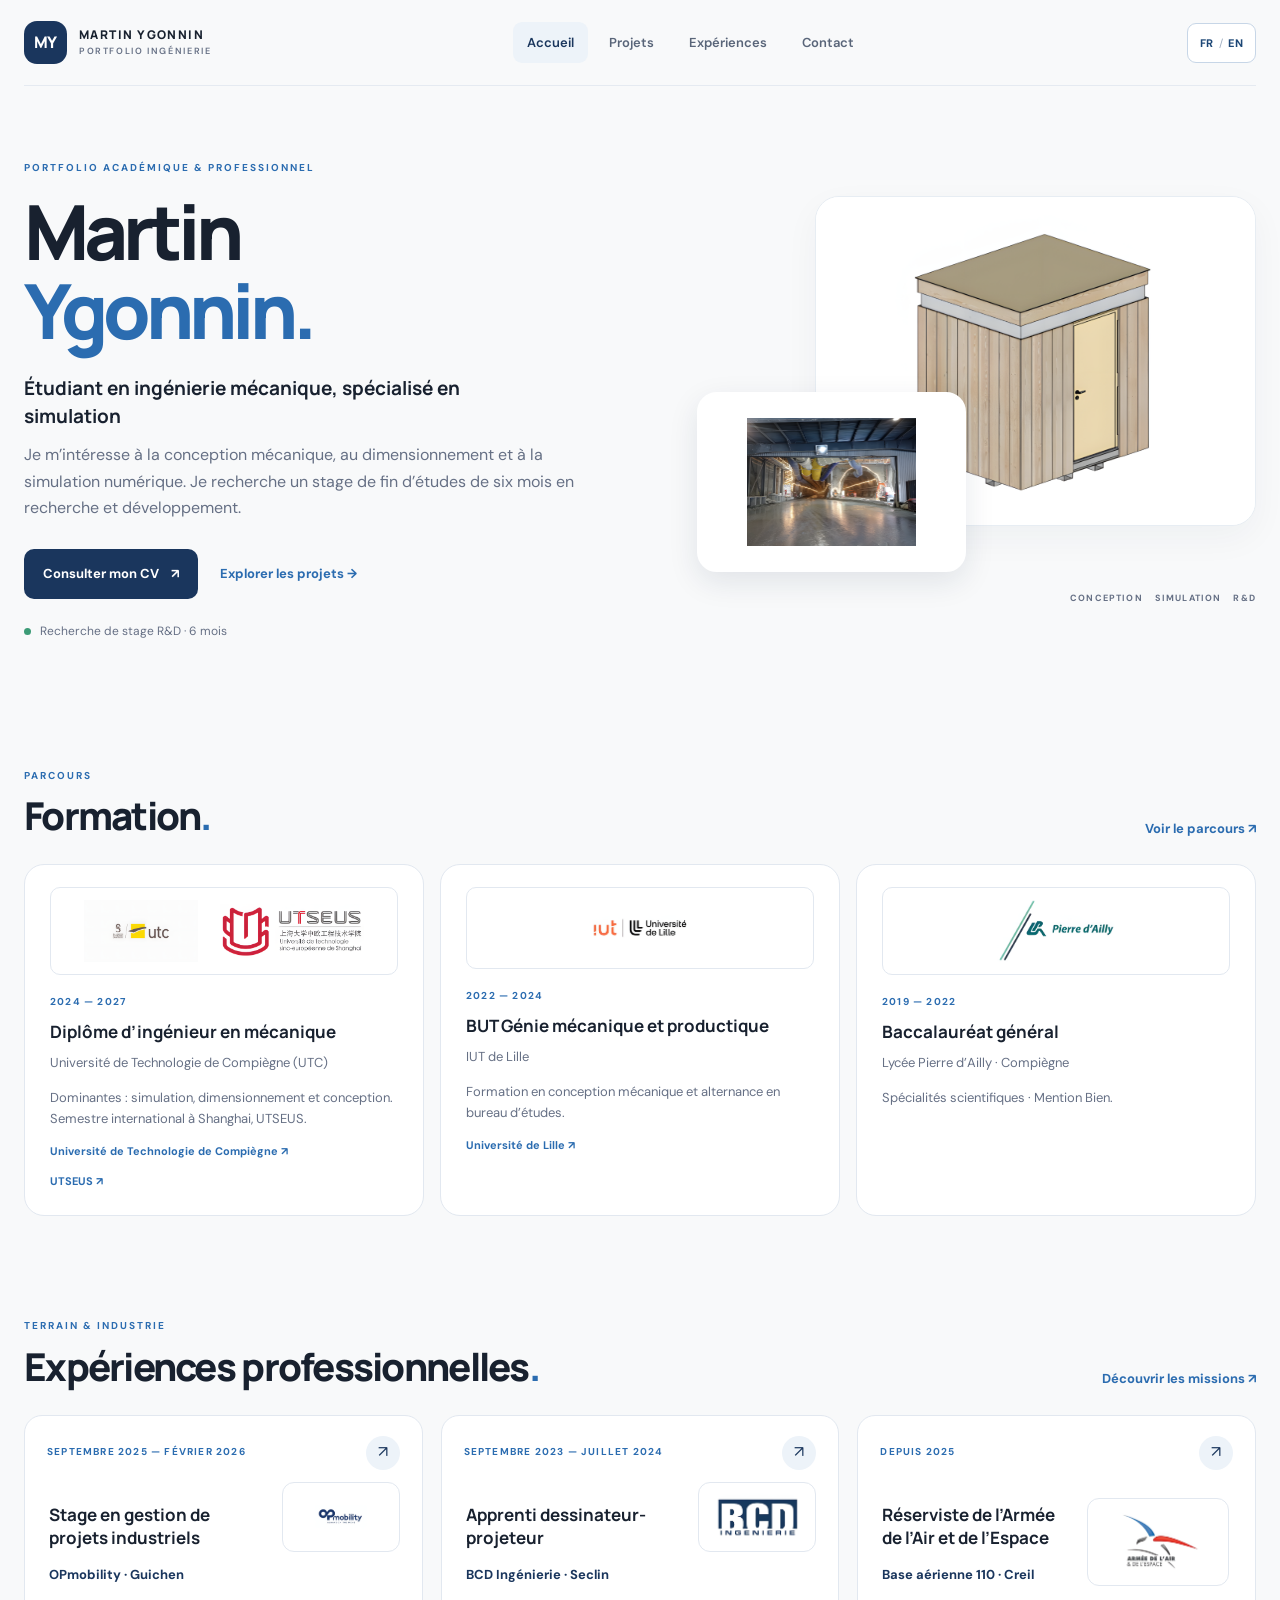
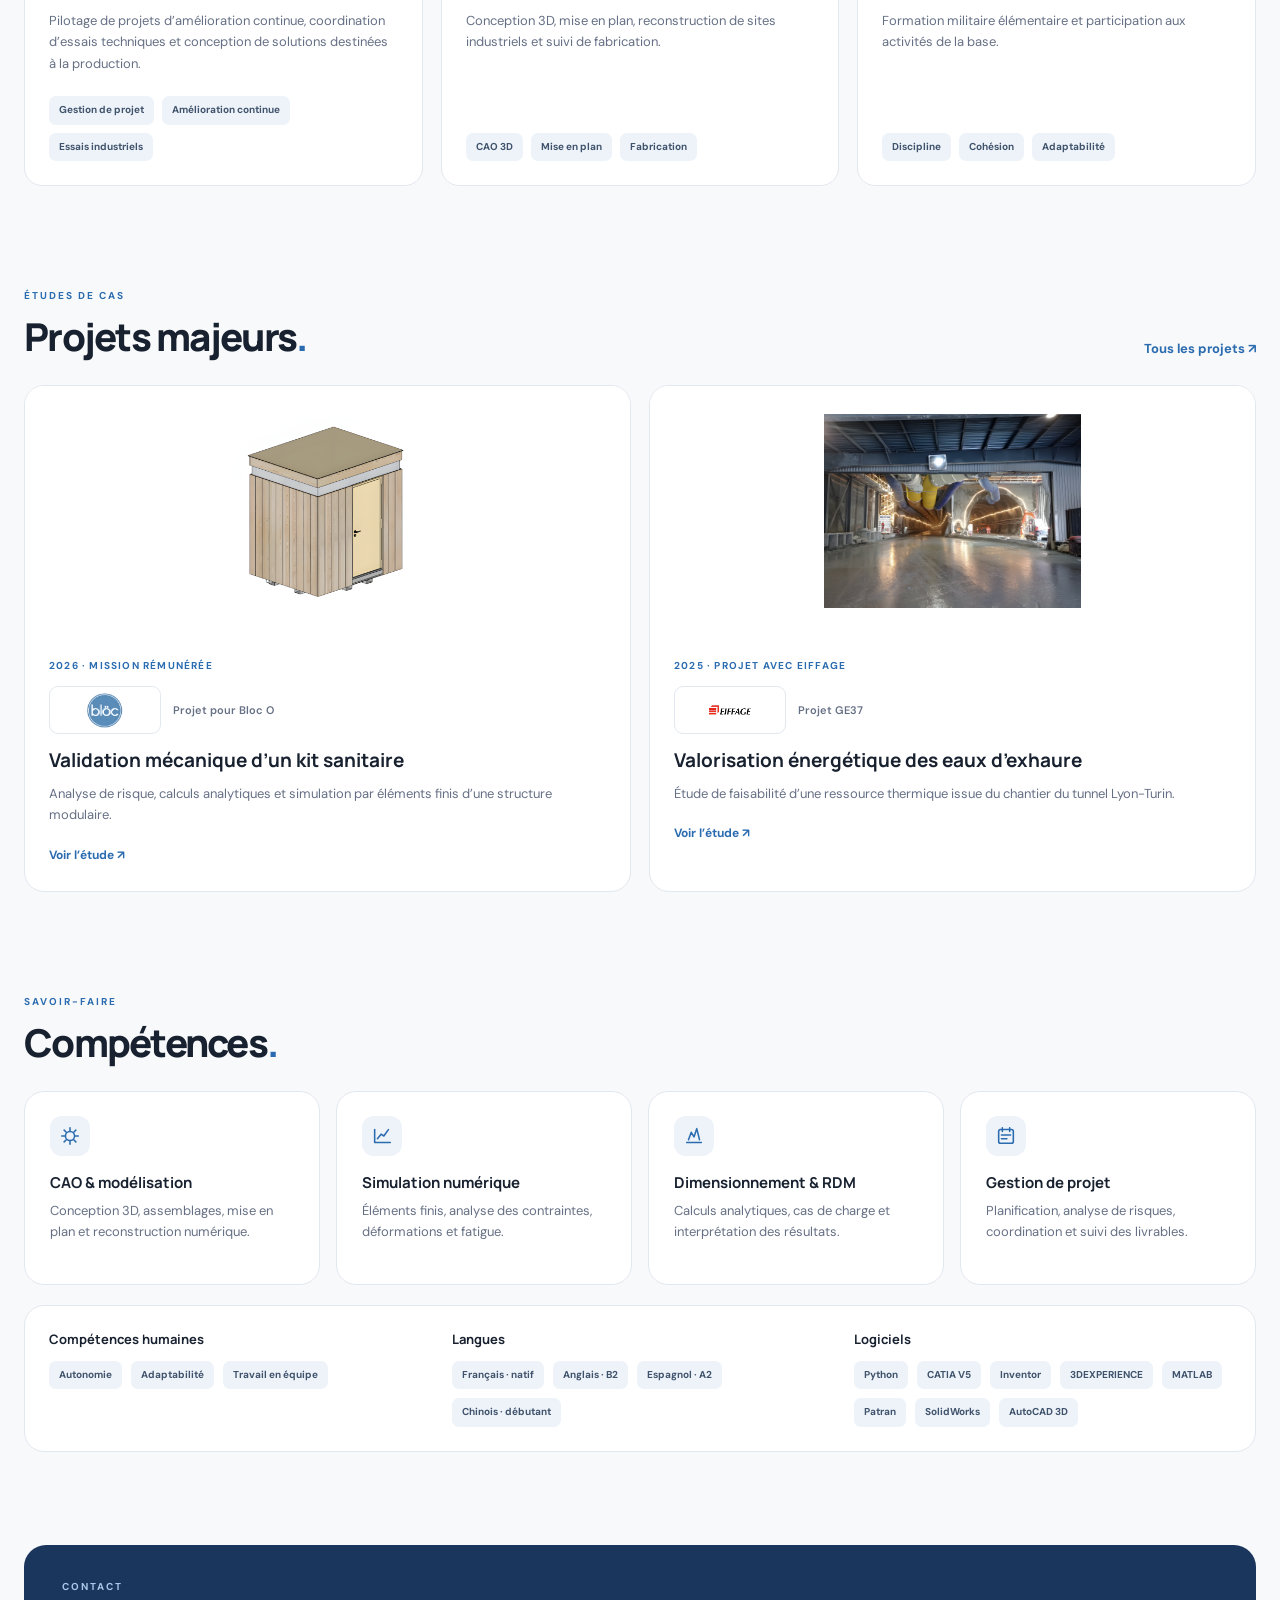
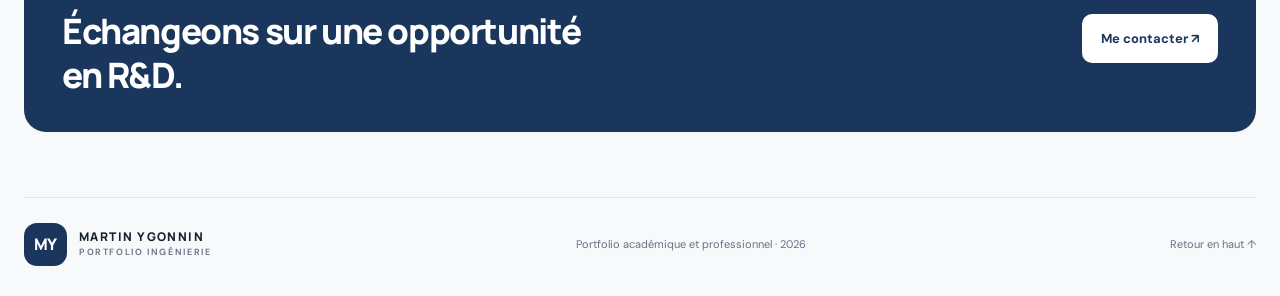
<file: index.html>
<!doctype html>
<!DOCTYPE html>

<html lang="fr"><head><meta charset="utf-8"/><meta content="width=device-width, initial-scale=1" name="viewport"/><meta content="Portfolio acad&eacute;mique et professionnel de Martin Ygonnin, &eacute;tudiant ing&eacute;nieur en m&eacute;canique sp&eacute;cialis&eacute; en simulation, &agrave; la recherche d&rsquo;un stage de fin d&rsquo;&eacute;tudes en R&amp;D." name="description"/><meta content="#1a365d" name="theme-color"/><title>Accueil &mdash; Martin Ygonnin</title><link href="style.css" rel="stylesheet"/></head>
<body><a class="skip-link" href="#contenu">Aller au contenu</a><header class="site-header section-shell"><a aria-label="Martin Ygonnin, accueil" class="brand" href="index.html"><span class="brand-mark">MY</span><span class="brand-text">MARTIN YGONNIN<span>PORTFOLIO ING&Eacute;NIERIE</span></span></a><nav aria-label="Navigation principale" class="navigation"><a aria-current="page" class="active" href="index.html">Accueil</a><a href="projets.html">Projets</a><a href="experiences.html">Exp&eacute;riences</a><a href="contact.html">Contact</a></nav><button aria-label="Passer le site en anglais" aria-pressed="false" class="language-switch" title="Passer le site en anglais" type="button"><strong>FR</strong><span class="switch-separator">/</span><span>EN</span></button></header><main id="contenu"><section class="hero section-shell"><div class="hero-copy"><p class="eyebrow">PORTFOLIO ACAD&Eacute;MIQUE &amp; PROFESSIONNEL</p><h1>Martin<br/><span class="accent">Ygonnin.</span></h1><p class="hero-title">&Eacute;tudiant en ing&eacute;nierie m&eacute;canique, sp&eacute;cialis&eacute; en simulation</p><p class="hero-description">Je m&rsquo;int&eacute;resse &agrave; la conception m&eacute;canique, au dimensionnement et &agrave; la simulation num&eacute;rique. Je recherche un stage de fin d&rsquo;&eacute;tudes de six mois en recherche et d&eacute;veloppement.</p><div class="hero-actions"><a class="button button-primary" href="assets/documents/CV - Martin Ygonnin - UTC.pdf" rel="noopener noreferrer" target="_blank">Consulter mon CV <span aria-hidden="true">&nearrow;</span></a><a class="text-link" href="projets.html">Explorer les projets &rarr;</a></div><p class="availability"><span class="availability-dot"></span> Recherche de stage R&amp;D &middot; 6 mois</p></div><div aria-label="Illustrations de projets d&rsquo;ing&eacute;nierie : kit sanitaire et tunnel Lyon-Turin" class="hero-visual"><div class="hero-image-main"><img alt="Illustration du projet de validation m&eacute;canique d&rsquo;un kit sanitaire" src="assets/images/kit/KIT.png"/></div><div class="hero-image-secondary"><img alt="Illustration du projet de valorisation &eacute;nerg&eacute;tique des eaux d&rsquo;exhaure" src="assets/images/ge37/TUNNEL.png"/></div><div class="visual-caption"><span>CONCEPTION</span><span>SIMULATION</span><span>R&amp;D</span></div></div></section>
<section class="section section-shell" id="formation"><div class="section-heading"><div><p class="eyebrow">PARCOURS</p><h2>Formation<span class="accent">.</span></h2></div><a class="text-link" href="experiences.html#experiences">Voir le parcours &nearrow;</a></div><div class="education-grid"><article class="info-card education-card"><div class="education-logos"><img alt="Logo de l&rsquo;UTC" decoding="async" src="assets/images/brand/UTC.png"/><img alt="Logo de l&rsquo;UTSEUS" decoding="async" src="assets/images/brand/UTSEUS.png"/></div><p class="card-meta">2024 &mdash; 2027</p><h3>Dipl&ocirc;me d&rsquo;ing&eacute;nieur en m&eacute;canique</h3><p>Universit&eacute; de Technologie de Compi&egrave;gne (UTC)</p><p class="card-detail">Dominantes : simulation, dimensionnement et conception. Semestre international &agrave; Shanghai, UTSEUS.</p><a class="inline-link" href="https://www.utc.fr/" rel="noopener noreferrer" target="_blank">Universit&eacute; de Technologie de Compi&egrave;gne &nearrow;</a><a class="inline-link" href="https://utseus.shu.edu.cn/" rel="noopener noreferrer" target="_blank">UTSEUS &nearrow;</a></article><article class="info-card education-card"><div class="education-logos"><img alt="Logo de l&rsquo;Universit&eacute; de Lille" decoding="async" src="assets/images/brand/Lille.png"/></div><p class="card-meta">2022 &mdash; 2024</p><h3>BUT G&eacute;nie m&eacute;canique et productique</h3><p>IUT de Lille</p><p class="card-detail">Formation en conception m&eacute;canique et alternance en bureau d&rsquo;&eacute;tudes.</p><a class="inline-link" href="https://www.univ-lille.fr/" rel="noopener noreferrer" target="_blank">Universit&eacute; de Lille &nearrow;</a></article><article class="info-card education-card"><div class="education-logos"><img alt="Logo du lyc&eacute;e Pierre d&rsquo;Ailly" decoding="async" src="assets/images/brand/lycee.png"/></div><p class="card-meta">2019 &mdash; 2022</p><h3>Baccalaur&eacute;at g&eacute;n&eacute;ral</h3><p>Lyc&eacute;e Pierre d&rsquo;Ailly &middot; Compi&egrave;gne</p><p class="card-detail">Sp&eacute;cialit&eacute;s scientifiques &middot; Mention Bien.</p></article></div></section>
<section class="section section-shell"><div class="section-heading"><div><p class="eyebrow">TERRAIN &amp; INDUSTRIE</p><h2>Exp&eacute;riences professionnelles<span class="accent">.</span></h2></div><a class="text-link" href="experiences.html#experiences">D&eacute;couvrir les missions &nearrow;</a></div><div class="home-experience-grid">
<a class="home-experience-card" href="experiences.html#opmobility"><div class="home-experience-top"><span class="card-meta">SEPTEMBRE 2025 &mdash; F&Eacute;VRIER 2026</span><span class="arrow-circle">&nearrow;</span></div><img class="home-experience-logo" alt="Logo OPmobility" src="assets/images/brand/OPmobility.png"/><h3>Stage en gestion de projets industriels</h3><p class="feature-subtitle">OPmobility &middot; Guichen</p><p>Pilotage de projets d&rsquo;am&eacute;lioration continue, coordination d&rsquo;essais techniques et conception de solutions destin&eacute;es &agrave; la production.</p><div class="tag-row"><span class="tag">Gestion de projet</span><span class="tag">Am&eacute;lioration continue</span><span class="tag">Essais industriels</span></div></a>
<a class="home-experience-card" href="experiences.html#bcd"><div class="home-experience-top"><span class="card-meta">SEPTEMBRE 2023 &mdash; JUILLET 2024</span><span class="arrow-circle">&nearrow;</span></div><img class="home-experience-logo" alt="Logo BCD Ing&eacute;nierie" src="assets/images/brand/BCD.png"/><h3>Apprenti dessinateur-projeteur</h3><p class="feature-subtitle">BCD Ing&eacute;nierie &middot; Seclin</p><p>Conception 3D, mise en plan, reconstruction de sites industriels et suivi de fabrication.</p><div class="tag-row"><span class="tag">CAO 3D</span><span class="tag">Mise en plan</span><span class="tag">Fabrication</span></div></a>
<a class="home-experience-card" href="experiences.html#engagement"><div class="home-experience-top"><span class="card-meta">DEPUIS 2025</span><span class="arrow-circle">&nearrow;</span></div><img class="home-experience-logo military-home-logo" alt="Logo de l&rsquo;Arm&eacute;e de l&rsquo;Air et de l&rsquo;Espace" src="assets/images/brand/armee.png"/><h3>R&eacute;serviste de l&rsquo;Arm&eacute;e de l&rsquo;Air et de l&rsquo;Espace</h3><p class="feature-subtitle">Base a&eacute;rienne 110 &middot; Creil</p><p>Formation militaire &eacute;l&eacute;mentaire et participation aux activit&eacute;s de la base.</p><div class="tag-row"><span class="tag">Discipline</span><span class="tag">Coh&eacute;sion</span><span class="tag">Adaptabilit&eacute;</span></div></a></div></section>
<section class="section section-shell"><div class="section-heading"><div><p class="eyebrow">&Eacute;TUDES DE CAS</p><h2>Projets majeurs<span class="accent">.</span></h2></div><a class="text-link" href="projets.html">Tous les projets &nearrow;</a></div><div class="project-grid"><a class="project-card" href="projets.html#kit"><div class="project-image"><img alt="Mod&egrave;le du kit sanitaire &eacute;tudi&eacute;" decoding="async" loading="lazy" src="assets/images/kit/KIT.png"/></div><div class="project-card-info"><p class="card-meta">2026 &middot; Mission r&eacute;mun&eacute;r&eacute;e</p><div class="project-partner-mini"><img alt="Logo Bloc O" class="project-partner-logo" src="assets/images/brand/Bloc.png"/><span>Projet pour Bloc O</span></div><h3>Validation m&eacute;canique d&rsquo;un kit sanitaire</h3><p>Analyse de risque, calculs analytiques et simulation par &eacute;l&eacute;ments finis d&rsquo;une structure modulaire.</p><span class="card-footer-link">Voir l&rsquo;&eacute;tude &nearrow;</span></div></a><a class="project-card" href="projets.html#ge37"><div class="project-image"><img alt="Illustration du projet de tunnel Lyon-Turin" decoding="async" loading="lazy" src="assets/images/ge37/TUNNEL.png"/></div><div class="project-card-info"><p class="card-meta">2025 &middot; Projet avec Eiffage</p><div class="project-partner-mini"><img alt="Logo Eiffage" class="project-partner-logo" src="assets/images/brand/Eiffage.png"/><span>Projet GE37</span></div><h3>Valorisation &eacute;nerg&eacute;tique des eaux d&rsquo;exhaure</h3><p>&Eacute;tude de faisabilit&eacute; d&rsquo;une ressource thermique issue du chantier du tunnel Lyon-Turin.</p><span class="card-footer-link">Voir l&rsquo;&eacute;tude &nearrow;</span></div></a></div></section>
<section class="section section-shell"><div class="section-heading"><div><p class="eyebrow">SAVOIR-FAIRE</p><h2>Comp&eacute;tences<span class="accent">.</span></h2></div></div><div class="skills-grid"><article class="info-card skill-card"><span aria-hidden="true" class="skill-icon"><svg viewbox="0 0 24 24"><path d="M12 3v3m0 12v3M3 12h3m12 0h3M5.6 5.6l2.1 2.1m8.6 8.6 2.1 2.1m0-12.8-2.1 2.1m-8.6 8.6-2.1 2.1"></path><circle cx="12" cy="12" r="5"></circle></svg></span><h3>CAO &amp; mod&eacute;lisation</h3><p>Conception 3D, assemblages, mise en plan et reconstruction num&eacute;rique.</p></article><article class="info-card skill-card"><span class="skill-icon"><svg viewbox="0 0 24 24"><path d="M4 19V5m0 14h17M7 15l4-5 3 2 5-7"></path></svg></span><h3>Simulation num&eacute;rique</h3><p>&Eacute;l&eacute;ments finis, analyse des contraintes, d&eacute;formations et fatigue.</p></article><article class="info-card skill-card"><span class="skill-icon"><svg viewbox="0 0 24 24"><path d="M4 19h16M6 16l3-8 3 5 3-9 3 12"></path></svg></span><h3>Dimensionnement &amp; RDM</h3><p>Calculs analytiques, cas de charge et interpr&eacute;tation des r&eacute;sultats.</p></article><article class="info-card skill-card"><span class="skill-icon"><svg viewbox="0 0 24 24"><rect height="15" rx="2" width="16" x="4" y="5"></rect><path d="M8 3v4m8-4v4M7 11h10M7 15h6"></path></svg></span><h3>Gestion de projet</h3><p>Planification, analyse de risques, coordination et suivi des livrables.</p></article></div><div class="skills-bottom"><div><h3>Comp&eacute;tences humaines</h3><div class="tag-row"><span class="tag">Autonomie</span><span class="tag">Adaptabilit&eacute;</span><span class="tag">Travail en &eacute;quipe</span></div></div><div><h3>Langues</h3><div class="tag-row"><span class="tag">Fran&ccedil;ais &middot; natif</span><span class="tag">Anglais &middot; B2</span><span class="tag">Espagnol &middot; A2</span><span class="tag">Chinois &middot; d&eacute;butant</span></div></div><div><h3>Logiciels</h3><div class="tag-row"><span class="tag">Python</span><span class="tag">CATIA V5</span><span class="tag">Inventor</span><span class="tag">3DEXPERIENCE</span><span class="tag">MATLAB</span><span class="tag">Patran</span><span class="tag">SolidWorks</span><span class="tag">AutoCAD 3D</span></div></div></div></section>
<section class="cta section-shell"><div><p class="eyebrow">CONTACT</p><h2>&Eacute;changeons sur une opportunit&eacute;<br/>en R&amp;D.</h2></div><a class="button button-light" href="contact.html">Me contacter &nearrow;</a></section></main><footer class="site-footer section-shell"><a class="brand" href="index.html"><span class="brand-mark">MY</span><span class="brand-text">MARTIN YGONNIN<span>PORTFOLIO ING&Eacute;NIERIE</span></span></a><p>Portfolio acad&eacute;mique et professionnel &middot; 2026</p><a class="back-top" href="#contenu">Retour en haut &uarr;</a></footer>
<script>

(() => {
  const translations = {"Aller au contenu":"Skip to content","Accueil":"Home","Projets":"Projects","Expériences":"Experience","Contact":"Contact","PORTFOLIO INGÉNIERIE":"ENGINEERING PORTFOLIO","PORTFOLIO ACADÉMIQUE & PROFESSIONNEL":"ACADEMIC & PROFESSIONAL PORTFOLIO","Étudiant en ingénierie mécanique, spécialisé en simulation":"Mechanical engineering student specialising in simulation","Je m’intéresse à la conception mécanique, au dimensionnement et à la simulation numérique. Je recherche un stage de fin d’études de six mois en recherche et développement.":"I am interested in mechanical design, engineering calculations and numerical simulation. I am seeking a six-month final-year internship in research and development.","Consulter mon CV":"View my CV","Explorer les projets →":"Explore projects →","Recherche de stage R&D · 6 mois":"Seeking a 6-month R&D internship","CONCEPTION":"DESIGN","SIMULATION":"SIMULATION","PARCOURS":"EDUCATION","Formation":"Education","Voir le parcours ↗":"View education ↗","Diplôme d’ingénieur en mécanique":"Mechanical Engineering Degree","Université de Technologie de Compiègne (UTC)":"University of Technology of Compiègne (UTC)","Dominantes : simulation, dimensionnement et conception. Semestre international à Shanghai, UTSEUS.":"Focus areas: simulation, engineering calculations and design. International semester in Shanghai at UTSEUS.","Université de Technologie de Compiègne ↗":"University of Technology of Compiègne ↗","BUT Génie mécanique et productique":"Bachelor of Technology in Mechanical Engineering and Manufacturing","IUT de Lille":"Lille Institute of Technology","Formation en conception mécanique et alternance en bureau d’études.":"Mechanical design training combined with an apprenticeship in a design office.","Université de Lille ↗":"University of Lille ↗","Baccalauréat général":"General Baccalaureate","Lycée Pierre d’Ailly · Compiègne":"Pierre d’Ailly High School · Compiègne","Spécialités scientifiques · Mention Bien.":"Science specialisations · Honours.","TERRAIN & INDUSTRIE":"INDUSTRY EXPERIENCE","Expériences professionnelles":"Professional experience","Découvrir les missions ↗":"Explore my experience ↗","Stage en gestion de projets industriels":"Industrial project management internship","OPmobility · Guichen":"OPmobility · Guichen","Pilotage de projets d’amélioration continue, coordination d’essais techniques et conception de solutions destinées à la production.":"Managed continuous-improvement projects, coordinated technical trials and designed solutions for production teams.","Gestion de projet":"Project management","Amélioration continue":"Continuous improvement","Essais industriels":"Industrial testing","Apprenti dessinateur-projeteur":"Apprentice mechanical drafter-designer","BCD Ingénierie · Seclin":"BCD Engineering · Seclin","Conception 3D, mise en plan, reconstruction de sites industriels et suivi de fabrication.":"3D design, technical drawings, reconstruction of industrial facilities and manufacturing follow-up.","Réserviste de l’Armée de l’Air et de l’Espace":"Air and Space Force Reserve","Base aérienne 110 · Creil":"Air Base 110 · Creil","Formation militaire élémentaire et participation aux activités de la base.":"Initial military training and participation in base activities.","ÉTUDES DE CAS":"CASE STUDIES","Projets majeurs":"Featured projects","Tous les projets ↗":"All projects ↗","2026 · Mission rémunérée":"2026 · Paid engineering assignment","Projet pour Bloc O":"Project for Bloc O","Validation mécanique d’un kit sanitaire":"Mechanical validation of a sanitary unit","Analyse de risque, calculs analytiques et simulation par éléments finis d’une structure modulaire.":"Risk analysis, analytical calculations and finite-element simulation of a modular structure.","Voir l’étude ↗":"View project ↗","2025 · Projet avec Eiffage":"2025 · Project with Eiffage","Projet GE37":"GE37 project","Valorisation énergétique des eaux d’exhaure":"Energy recovery from tunnel drainage water","Étude de faisabilité d’une ressource thermique issue du chantier du tunnel Lyon-Turin.":"Feasibility study of a thermal energy source from the Lyon–Turin tunnel construction site.","SAVOIR-FAIRE":"SKILLS","Compétences":"Skills","CAO & modélisation":"CAD & modelling","Conception 3D, assemblages, mise en plan et reconstruction numérique.":"3D design, assemblies, technical drawings and digital reconstruction.","Simulation numérique":"Numerical simulation","Éléments finis, analyse des contraintes, déformations et fatigue.":"Finite-element analysis, stress, deformation and fatigue assessment.","Dimensionnement & RDM":"Engineering calculations & mechanics of materials","Calculs analytiques, cas de charge et interprétation des résultats.":"Analytical calculations, load cases and interpretation of results.","Planification, analyse de risques, coordination et suivi des livrables.":"Planning, risk analysis, coordination and deliverable tracking.","Dessin industriel & fabrication":"Industrial drafting & manufacturing","Compétences acquises chez BCD Ingénierie : reconstruction 3D à partir de scans, conception sous SolidWorks, AutoCAD 3D, plans de fabrication, nomenclatures et suivi d’atelier.":"Skills developed at BCD Engineering: 3D reconstruction from scans, design using SolidWorks and AutoCAD 3D, manufacturing drawings, bills of materials and workshop follow-up.","Compétences humaines":"Interpersonal skills","Autonomie":"Autonomy","Adaptabilité":"Adaptability","Travail en équipe":"Teamwork","Langues":"Languages","Français · natif":"French · native","Anglais · B2":"English · B2","Espagnol · A2":"Spanish · A2","Chinois · débutant":"Chinese · beginner","Logiciels":"Software","Échangeons sur une opportunité":"Let's discuss an opportunity","en R&D.":"in R&D.","Me contacter ↗":"Contact me ↗","Portfolio académique et professionnel · 2026":"Academic and professional portfolio · 2026","Retour en haut ↑":"Back to top ↑","Deux projets représentatifs de ma démarche d’ingénieur : analyse mécanique et simulation numérique d’une part, étude de faisabilité énergétique et gestion de projet d’autre part.":"Two projects illustrating my engineering approach: mechanical analysis and numerical simulation, alongside energy feasibility assessment and project management.","Kit sanitaire ↓":"Sanitary unit ↓","Eaux d’exhaure · GE37 ↓":"Drainage water · GE37 ↓","2026 · MISSION RÉMUNÉRÉE":"2026 · PAID ENGINEERING ASSIGNMENT","Mission pour Bloc O":"Assignment for Bloc O","Kit sanitaire — validation mécanique":"Sanitary unit — mechanical validation","Première expérience professionnelle d’ingénierie menée au sein de Junior UTC pour le compte d’un client industriel, visant à garantir la conformité et la durée de vie d’un kit sanitaire transportable.":"My first professional engineering assignment, carried out through Junior UTC for an industrial client, focused on verifying the compliance and service life of a transportable sanitary unit.","Contexte & démarche":"Background & approach","Mission d’ingénierie rémunérée représentant plus de 150 heures de travail. L’étude visait à évaluer la tenue mécanique d’une structure modulaire soumise à différentes conditions d’exploitation et de transport, en s’appuyant sur les référentiels applicables.":"A paid engineering assignment involving more than 150 hours of work. The study assessed the mechanical performance of a modular structure under operating and transport conditions, using applicable standards.","Définition des cas de charge à partir des exigences normatives et des scénarios d’utilisation.":"Definition of load cases based on standards and operating scenarios.","Vérification analytique de la stabilité globale : renversement, soulèvement, glissement et transmission des efforts au sol.":"Analytical verification of overall stability: overturning, uplift, sliding and load transfer to the ground.","Modélisation et simplification de la CAO sous SolidWorks Simulation, puis analyses par éléments finis.":"CAD modelling and simplification in SolidWorks Simulation, followed by finite-element analyses.","Étude des contraintes de Von Mises, des déformations, de la fatigue, de la corrosion et des assemblages.":"Assessment of Von Mises stress, deformation, fatigue, corrosion and assemblies.","Compétences mobilisées":"Skills applied","Structure étudiée":"Structure under study","Analyse des contraintes":"Stress analysis","Analyse des déformations":"Deformation analysis","Étude de durabilité":"Durability assessment","Synthèse technique":"Technical summary","Rapport confidentiel":"Confidential report","Un rapport d’environ cent pages regroupant l’analyse de risque et la note de calcul a été remis au client. Le rapport complet et les résultats précis sont confidentiels. Seuls les éléments généraux présentés sur cette page peuvent être rendus publics ; aucun livrable technique n’est téléchargeable.":"A report of approximately one hundred pages, including the risk analysis and calculation note, was delivered to the client. The full report and detailed results are confidential. Only the general information on this page may be shared; no technical deliverables are available for download.","2025 · PROJET DE RECHERCHE AVEC EIFFAGE":"2025 · RESEARCH PROJECT WITH EIFFAGE","Étude de faisabilité visant à transformer un débit d’eau chaude issu du percement du tunnel Lyon-Turin en ressource énergétique locale pour le chauffage de bâtiments.":"Feasibility study exploring how warm water from the Lyon–Turin tunnel excavation could become a local energy resource for building heating.","Contexte & enjeu industriel":"Background & industrial challenge","Le percement du tunnel génère un débit d’eau constant à température modérée. Avant son rejet dans la rivière, cette eau doit être refroidie pour respecter les contraintes environnementales. Le projet a étudié la possibilité de valoriser cette chaleur fatale dans un réseau de chaleur local.":"Tunnel excavation generates a continuous flow of moderately warm water. Before discharge into the river, it must be cooled to meet environmental requirements. The project examined whether this waste heat could supply a local district-heating network.","Évaluation des besoins thermiques de bâtiments publics et d’équipements du territoire.":"Assessment of the heating demand of public buildings and local facilities.","Estimation de l’énergie extractible à partir de la ressource disponible et analyse de débouchés industriels.":"Estimation of recoverable energy from the available resource and analysis of potential industrial uses.","Étude d’un réseau hydraulique avec pompes à chaleur eau/eau et implantation de sous-stations au plus près des usages.":"Study of a hydraulic network using water-to-water heat pumps and substations located close to end users.","Conception d’une stratégie de refroidissement saisonnière pour maîtriser la température de rejet.":"Design of a seasonal cooling strategy to control discharge temperature.","Planification des tâches, suivi d’avancement, répartition du travail et préparation des livrables.":"Task planning, progress tracking, work allocation and preparation of deliverables.","Résultats & apports":"Results & outcomes","L’étude a permis de comparer des options techniques, d’identifier les contraintes réglementaires et de fournir des éléments chiffrés pour éclairer les décisions futures. Le travail a renforcé ma capacité à relier analyse énergétique, faisabilité technique, gestion de projet et conseil au maître d’ouvrage.":"The study compared technical options, identified regulatory constraints and provided quantitative evidence to support future decisions. It strengthened my ability to connect energy analysis, technical feasibility, project management and client advisory work.","Étude de faisabilité":"Feasibility study","Énergie thermique":"Thermal energy","Réseau de chaleur":"District heating","Télécharger le rapport d’étude technique":"Download technical study report","Télécharger le rapport de gestion de projet":"Download project management report","Contexte du projet":"Project context","Tracé et implantation":"Route and site layout","Principe de fonctionnement":"Operating principle","Planification":"Planning","Analyse et synthèse":"Analysis and summary","EXPÉRIENCES PROFESSIONNELLES":"PROFESSIONAL EXPERIENCE","Du bureau d’études":"From design office","à l’industrie":"to industry","Des expériences complémentaires en conception mécanique, fabrication, gestion de projets industriels et amélioration continue.":"Complementary experience in mechanical design, manufacturing, industrial project management and continuous improvement.","Stage en gestion de projets industriels — secteur automobile":"Industrial project management internship — automotive sector","Plongé au cœur d’un site de production automobile, j’ai piloté des projets d’amélioration continue et géré des essais techniques en lien direct avec les équipes de production, de qualité et les fournisseurs.":"Working at the heart of an automotive production site, I managed continuous-improvement projects and technical trials in close collaboration with production, quality teams and suppliers.","01 · PILOTAGE DE PROCESS":"01 · PROCESS MANAGEMENT","Pilotage d’un changement de process industriel":"Managing an industrial process change","Remplacement d’une méthode de masquage coûteuse par une solution plus écologique et économique pour la peinture de pièces de carrosserie.":"Replacing a costly masking method with a more environmentally friendly and economical solution for painting body parts.","Planification avec diagrammes de Gantt et PERT, analyse des risques et coordination des services.":"Planning using Gantt and PERT charts, risk analysis and cross-functional coordination.","Dimensionnement de prototypes, tests de résistance et validation lors d’essais industriels.":"Prototype sizing, strength testing and validation during industrial trials.","Suivi de la validation du process et conception d’outils de manutention adaptés.":"Monitoring process validation and designing suitable handling tools.","02 · TRANSFERT & ESSAIS":"02 · TRANSFER & TESTING","Transfert industriel et gestion d’essais":"Industrial transfer and trial management","Gestion en parallèle de projets techniques, du transfert de production à la validation de nouvelles pièces.":"Managing several technical projects in parallel, from production transfer to validation of new parts.","Préparation de modes opératoires et de listes d’équipements pour un transfert industriel.":"Preparing operating procedures and equipment lists for an industrial transfer.","Planification et suivi d’essais de peinture : conditionnement, contrôle qualité et expédition.":"Planning and monitoring paint trials: packaging, quality control and shipping.","Rédaction de comptes rendus et animation de réunions d’avancement.":"Writing reports and leading progress meetings.","03 · AMÉLIORATION CONTINUE":"03 · CONTINUOUS IMPROVEMENT","Résolution de problèmes techniques et ergonomie":"Technical problem-solving and ergonomics","Conception de solutions concrètes pour faciliter les opérations et améliorer les conditions de travail.":"Designing practical solutions to facilitate operations and improve working conditions.","Diagnostic d’un problème de préhension sur un manipulateur et proposition d’une solution par ventouses.":"Diagnosing a gripping issue on a handling device and proposing a suction-cup solution.","Conception de plans et fabrication de chariots et de tables de travail à partir de matériaux disponibles.":"Designing and manufacturing trolleys and worktables using available materials.","Échanges avec les opérateurs pour tester les solutions et adapter les choix techniques au terrain.":"Working with operators to test solutions and adapt technical choices to real working conditions.","04 · BILAN":"04 · SUMMARY","Compétences et posture d’ingénieur":"Engineering skills and professional approach","Cette première immersion dans l’industrie automobile a consolidé ma posture d’ingénieur et confirmé mon attrait pour les projets techniques.":"This first experience in the automotive industry strengthened my engineering approach and confirmed my interest in technical projects.","Livrables concrets : process validés, plans de conception et documentation technique.":"Tangible deliverables: validated processes, design drawings and technical documentation.","Développement de l’autonomie en gestion de projet, conception, essais et industrialisation.":"Developed autonomy in project management, design, testing and industrialisation.","Communication avec des interlocuteurs variés et recherche de solutions pragmatiques.":"Communicating with a wide range of stakeholders and finding practical solutions.","Rapport de stage confidentiel":"Confidential internship report","Le rapport original n’est pas publié. Les descriptions présentées ici sont limitées aux missions et compétences autorisées. Aucun nom de client, nom d’usine, nom de personne ou chiffre de production n’est communiqué.":"The original report is not published. The descriptions here are limited to authorised tasks and skills. No client names, factory names, personal names or production figures are disclosed.","Première immersion dans un bureau d’études indépendant spécialisé en tuyauterie et structures métalliques, avec une participation à la conception 3D et au suivi de fabrication de projets industriels.":"My first experience in an independent design office specialising in piping and steel structures, contributing to 3D design and manufacturing follow-up for industrial projects.","01 · RECONSTRUCTION 3D":"01 · 3D RECONSTRUCTION","Modélisation à partir de scans 360°":"Modelling from 360° scans","Reconstruction numérique de sites industriels existants pour permettre l’implantation de nouveaux équipements.":"Digital reconstruction of existing industrial facilities to support the installation of new equipment.","Acquisition de données par scans 3D sur site.":"On-site data acquisition using 3D scans.","Traitement des données et modélisation des structures existantes sous AutoCAD 3D.":"Processing scan data and modelling existing structures in AutoCAD 3D.","Création de maquettes numériques fiables pour préparer l’implantation de tuyauteries et structures.":"Creating reliable digital models to plan the installation of piping and structures.","02 · CONCEPTION MÉCANIQUE":"02 · MECHANICAL DESIGN","Conception de systèmes de manutention":"Design of handling systems","Conception d’ensembles mécaniques à partir de cahiers des charges et de plans 2D clients sous SolidWorks.":"Designing mechanical assemblies in SolidWorks from specifications and clients’ 2D drawings.","Modélisation 3D de pièces et assemblages complexes, notamment des convoyeurs.":"3D modelling of complex parts and assemblies, including conveyors.","Édition de plans de fabrication détaillés pour les fournisseurs.":"Preparing detailed manufacturing drawings for suppliers.","Prise en compte des contraintes d’encombrement et de montage.":"Taking space and assembly constraints into account.","03 · PROJETS SUR MESURE":"03 · CUSTOM PROJECTS","Gestion de petits projets et prototypage":"Small project management and prototyping","Traitement autonome de demandes spécifiques, de la recherche de solutions à la fabrication en atelier.":"Independently handling specific requests, from solution research to workshop manufacturing.","Étude technique et dimensionnement de pièces sur mesure.":"Technical studies and sizing of custom parts.","Modélisation complète sous SolidWorks et réalisation des plans.":"Complete SolidWorks modelling and preparation of drawings.","Suivi direct de la fabrication pour confronter la conception aux contraintes de production.":"Direct manufacturing follow-up to compare design assumptions with production constraints.","Compétences acquises":"Skills developed","Cette année d’alternance m’a permis de passer de la théorie de la CAO à la réalité de la fabrication industrielle.":"This apprenticeship helped me move from CAD theory to the realities of industrial manufacturing.","Pratique d’AutoCAD 3D et de SolidWorks, mise en plan et nomenclatures.":"Using AutoCAD 3D and SolidWorks, producing drawings and bills of materials.","Développement de l’autonomie, de l’écoute des besoins clients et du travail en équipe.":"Developing autonomy, listening to client needs and working as part of a team.","Compréhension du cycle de vie d’un produit, de la prise de scan à la fabrication.":"Understanding a product’s lifecycle, from scanning to manufacturing.","Informations professionnelles":"Professional information","Les visuels et descriptions présentent les missions et compétences de façon synthétique. Aucun rapport ou document client confidentiel n’est proposé au téléchargement.":"Images and descriptions provide a summary of tasks and skills. No confidential report or client document is available for download.","DEPUIS 2025 · CREIL":"SINCE 2025 · CREIL","Formation militaire et engagement au sein de la base aérienne 110.":"Military training and service at Air Base 110.","Cette expérience complète mon parcours d’ingénieur par un cadre collectif exigeant, fondé sur la discipline, la préparation et le respect des procédures. La formation comprend notamment des exercices physiques et le franchissement d’obstacles.":"This experience complements my engineering background through a demanding team environment built on discipline, preparation and respect for procedures. Training includes physical exercises and obstacle courses.","Formation militaire · franchissement d’obstacle":"Military training · obstacle course","Compétences développées":"Skills developed","Les activités de formation et de cohésion m’ont permis de développer des aptitudes transférables au travail en équipe et aux environnements techniques.":"Training and team activities helped me develop skills that transfer to teamwork and technical environments.","Discipline et rigueur":"Discipline and rigour","Cohésion d’équipe":"Team cohesion","Respect des consignes":"Following instructions","Gestion de l’effort":"Managing physical effort","Réactivité":"Responsiveness","Apports pour mon parcours professionnel":"Professional benefits","Appliquer des consignes et des procédures dans un cadre structuré.":"Following instructions and procedures in a structured environment.","Contribuer à un objectif collectif et maintenir une communication claire.":"Contributing to shared objectives and maintaining clear communication.","Faire preuve de persévérance et d’adaptation face à des situations nouvelles.":"Showing perseverance and adapting to new situations.","Me contacter":"Contact me","N’hésitez pas à me contacter pour discuter de vos projets ou d’une opportunité de stage en R&D.":"Feel free to contact me to discuss your projects or an R&D internship opportunity.","Réseau professionnel":"Professional network","Retrouvez-moi sur LinkedIn":"Find me on LinkedIn","Ouvrir le profil ↗":"Open profile ↗","Contact direct":"Direct contact","Envoyez-moi un email":"Send me an email","Rédiger un email →":"Write an email →","Je recherche un stage de fin d’études de six mois en recherche et développement.":"I am looking for a six-month final-year internship in research and development.","SEPTEMBRE 2025 — FÉVRIER 2026":"SEPTEMBER 2025 — FEBRUARY 2026","SEPTEMBRE 2023 — JUILLET 2024":"SEPTEMBER 2023 — JULY 2024","SEPTEMBRE 2025 — FÉVRIER 2026 · GUICHEN":"SEPTEMBER 2025 — FEBRUARY 2026 · GUICHEN","SEPTEMBRE 2023 — JUILLET 2024 · SECLIN":"SEPTEMBER 2023 — JULY 2024 · SECLIN","Vue d’ensemble du kit sanitaire étudié":"Overview of the sanitary unit under study","Comportement global de la structure":"Overall structural behaviour","Exemple de résultat de simulation par éléments finis":"Example of a finite-element simulation result","Vérification de la tenue en fatigue":"Fatigue-resistance assessment","Synthèse de l’étude mécanique":"Mechanical study summary","Chantier du tunnel Lyon–Turin":"Lyon–Turin tunnel construction site","Analyse des besoins et des données énergétiques":"Analysis of energy needs and data","Tracé et implantation du réseau":"Network route and layout","Principe de fonctionnement de la solution":"Operating principle of the proposed solution","Planification et suivi du projet":"Project planning and monitoring","Essais et validation du nouveau process":"Trials and validation of the new process","Suivi du transfert et des essais industriels":"Industrial transfer and trial monitoring","Solution de manutention conçue pour les opérateurs":"Handling solution designed for operators","Immersion au sein de l’environnement industriel":"Immersion in the industrial environment","Reconstruction numérique à partir de scans 3D":"Digital reconstruction from 3D scans","Conception d’un système de convoyage":"Design of a conveyor system","Étude et conception d’un équipement sur mesure":"Study and design of a custom-made equipment","Modélisation d’un environnement industriel":"Modelling of an industrial environment"};
  const reverse = Object.fromEntries(Object.entries(translations).map(([fr,en]) => [en,fr]));
  const storageKey = 'martinPortfolioLanguage';
  let language = 'fr';
  try { language = localStorage.getItem(storageKey) || 'fr'; } catch (error) { language = 'fr'; }
  const originalTitle = document.title;
  const originalDescription = document.querySelector('meta[name="description"]')?.content || '';
  const titleMap = {
    'Accueil — Martin Ygonnin':'Home — Martin Ygonnin',
    'Projets — Martin Ygonnin':'Projects — Martin Ygonnin',
    'Expériences — Martin Ygonnin':'Experience — Martin Ygonnin',
    'Contact — Martin Ygonnin':'Contact — Martin Ygonnin'
  };
  function translateNode(node, toEnglish) {
    const raw = node.nodeValue;
    const trimmed = raw.trim();
    if (!trimmed) return;
    const dict = toEnglish ? translations : reverse;
    if (dict[trimmed]) node.nodeValue = raw.replace(trimmed, dict[trimmed]);
  }
  function applyLanguage(next) {
    language = next;
    const walker = document.createTreeWalker(document.body, NodeFilter.SHOW_TEXT);
    const nodes = [];
    while (walker.nextNode()) nodes.push(walker.currentNode);
    nodes.forEach(node => translateNode(node, language === 'en'));
    document.documentElement.lang = language;
    document.title = language === 'en' ? (titleMap[originalTitle] || originalTitle) : originalTitle;
    const button = document.querySelector('.language-switch');
    if (button) {
      button.innerHTML = language === 'fr'
        ? '<span>FR</span><span class="switch-separator">/</span><span>EN</span>'
        : '<span>FR</span><span class="switch-separator">/</span><strong>EN</strong>';
      button.setAttribute('aria-label', language === 'fr' ? 'Switch website to English' : 'Passer le site en français');
      button.setAttribute('title', language === 'fr' ? 'Passer le site en anglais' : 'Passer le site en français');
      button.setAttribute('aria-pressed', language === 'en' ? 'true' : 'false');
    }
    try { localStorage.setItem(storageKey, language); } catch (error) { /* file:// may disable storage */ }
  }
  function initialiseLanguageSwitch() {
    const button = document.querySelector('.language-switch');
    if (button && !button.dataset.languageReady) {
      button.dataset.languageReady = 'true';
      button.addEventListener('click', () => applyLanguage(language === 'fr' ? 'en' : 'fr'));
    }
    if (language === 'en') applyLanguage('en');
    else applyLanguage('fr');
  }
  if (document.readyState === 'loading') {
    document.addEventListener('DOMContentLoaded', initialiseLanguageSwitch, { once: true });
  } else {
    initialiseLanguageSwitch();
  }
})();

</script>
</body></html>
</file>
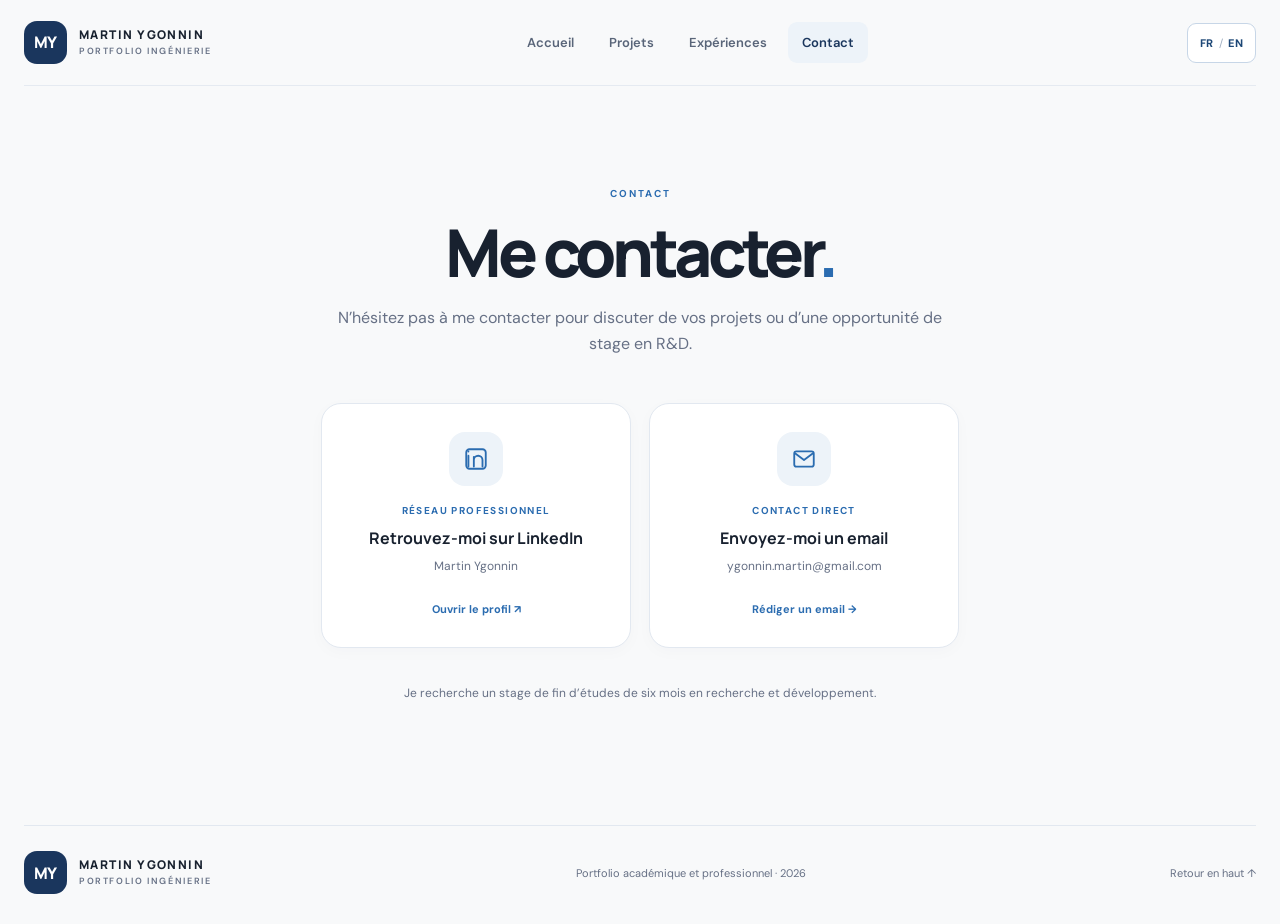
<file: contact.html>
<!doctype html>
<!DOCTYPE html>

<html lang="fr"><head><meta charset="utf-8"/><meta content="width=device-width, initial-scale=1" name="viewport"/><meta content="Contacter Martin Ygonnin par email ou via LinkedIn au sujet d&rsquo;un projet ou d&rsquo;une opportunit&eacute; de stage en R&amp;D." name="description"/><meta content="#1a365d" name="theme-color"/><title>Contact &mdash; Martin Ygonnin</title><link href="style.css" rel="stylesheet"/></head>
<body><a class="skip-link" href="#contenu">Aller au contenu</a><header class="site-header section-shell"><a aria-label="Martin Ygonnin, accueil" class="brand" href="index.html"><span class="brand-mark">MY</span><span class="brand-text">MARTIN YGONNIN<span>PORTFOLIO ING&Eacute;NIERIE</span></span></a><nav aria-label="Navigation principale" class="navigation"><a href="index.html">Accueil</a><a href="projets.html">Projets</a><a href="experiences.html">Exp&eacute;riences</a><a aria-current="page" class="active" href="contact.html">Contact</a></nav><button aria-label="Passer le site en anglais" aria-pressed="false" class="language-switch" title="Passer le site en anglais" type="button"><strong>FR</strong><span class="switch-separator">/</span><span>EN</span></button></header><main id="contenu"><section class="contact-hero section-shell"><p class="eyebrow">CONTACT</p><h1>Me contacter<span class="accent">.</span></h1><p class="page-intro">N&rsquo;h&eacute;sitez pas &agrave; me contacter pour discuter de vos projets ou d&rsquo;une opportunit&eacute; de stage en R&amp;D.</p><div class="contact-grid"><a class="contact-card" href="https://www.linkedin.com/in/martin-ygonnin-1a3a8a26a" rel="noopener noreferrer" target="_blank"><span aria-hidden="true" class="contact-icon"><svg viewbox="0 0 24 24"><path d="M5 9v10M5 5v.1M10 19v-6a4 4 0 0 1 8 0v6M10 10v9"></path><rect height="18" rx="3" width="18" x="3" y="3"></rect></svg></span><span class="contact-label">R&eacute;seau professionnel</span><strong>Retrouvez-moi sur LinkedIn</strong><span>Martin Ygonnin</span><span class="contact-arrow">Ouvrir le profil &nearrow;</span></a><a class="contact-card" href="mailto:ygonnin.martin@gmail.com"><span aria-hidden="true" class="contact-icon"><svg viewbox="0 0 24 24"><rect height="14" rx="2" width="18" x="3" y="5"></rect><path d="m4 7 8 6 8-6"></path></svg></span><span class="contact-label">Contact direct</span><strong>Envoyez-moi un email</strong><span>ygonnin.martin@gmail.com</span><span class="contact-arrow">R&eacute;diger un email &rarr;</span></a></div><p class="contact-note">Je recherche un stage de fin d&rsquo;&eacute;tudes de six mois en recherche et d&eacute;veloppement.</p></section></main><footer class="site-footer section-shell"><a class="brand" href="index.html"><span class="brand-mark">MY</span><span class="brand-text">MARTIN YGONNIN<span>PORTFOLIO ING&Eacute;NIERIE</span></span></a><p>Portfolio acad&eacute;mique et professionnel &middot; 2026</p><a class="back-top" href="#contenu">Retour en haut &uarr;</a></footer>
<script>

(() => {
  const translations = {"Aller au contenu":"Skip to content","Accueil":"Home","Projets":"Projects","Expériences":"Experience","Contact":"Contact","PORTFOLIO INGÉNIERIE":"ENGINEERING PORTFOLIO","PORTFOLIO ACADÉMIQUE & PROFESSIONNEL":"ACADEMIC & PROFESSIONAL PORTFOLIO","Étudiant en ingénierie mécanique, spécialisé en simulation":"Mechanical engineering student specialising in simulation","Je m’intéresse à la conception mécanique, au dimensionnement et à la simulation numérique. Je recherche un stage de fin d’études de six mois en recherche et développement.":"I am interested in mechanical design, engineering calculations and numerical simulation. I am seeking a six-month final-year internship in research and development.","Consulter mon CV":"View my CV","Explorer les projets →":"Explore projects →","Recherche de stage R&D · 6 mois":"Seeking a 6-month R&D internship","CONCEPTION":"DESIGN","SIMULATION":"SIMULATION","PARCOURS":"EDUCATION","Formation":"Education","Voir le parcours ↗":"View education ↗","Diplôme d’ingénieur en mécanique":"Mechanical Engineering Degree","Université de Technologie de Compiègne (UTC)":"University of Technology of Compiègne (UTC)","Dominantes : simulation, dimensionnement et conception. Semestre international à Shanghai, UTSEUS.":"Focus areas: simulation, engineering calculations and design. International semester in Shanghai at UTSEUS.","Université de Technologie de Compiègne ↗":"University of Technology of Compiègne ↗","BUT Génie mécanique et productique":"Bachelor of Technology in Mechanical Engineering and Manufacturing","IUT de Lille":"Lille Institute of Technology","Formation en conception mécanique et alternance en bureau d’études.":"Mechanical design training combined with an apprenticeship in a design office.","Université de Lille ↗":"University of Lille ↗","Baccalauréat général":"General Baccalaureate","Lycée Pierre d’Ailly · Compiègne":"Pierre d’Ailly High School · Compiègne","Spécialités scientifiques · Mention Bien.":"Science specialisations · Honours.","TERRAIN & INDUSTRIE":"INDUSTRY EXPERIENCE","Expériences professionnelles":"Professional experience","Découvrir les missions ↗":"Explore my experience ↗","Stage en gestion de projets industriels":"Industrial project management internship","OPmobility · Guichen":"OPmobility · Guichen","Pilotage de projets d’amélioration continue, coordination d’essais techniques et conception de solutions destinées à la production.":"Managed continuous-improvement projects, coordinated technical trials and designed solutions for production teams.","Gestion de projet":"Project management","Amélioration continue":"Continuous improvement","Essais industriels":"Industrial testing","Apprenti dessinateur-projeteur":"Apprentice mechanical drafter-designer","BCD Ingénierie · Seclin":"BCD Engineering · Seclin","Conception 3D, mise en plan, reconstruction de sites industriels et suivi de fabrication.":"3D design, technical drawings, reconstruction of industrial facilities and manufacturing follow-up.","Réserviste de l’Armée de l’Air et de l’Espace":"Air and Space Force Reserve","Base aérienne 110 · Creil":"Air Base 110 · Creil","Formation militaire élémentaire et participation aux activités de la base.":"Initial military training and participation in base activities.","ÉTUDES DE CAS":"CASE STUDIES","Projets majeurs":"Featured projects","Tous les projets ↗":"All projects ↗","2026 · Mission rémunérée":"2026 · Paid engineering assignment","Projet pour Bloc O":"Project for Bloc O","Validation mécanique d’un kit sanitaire":"Mechanical validation of a sanitary unit","Analyse de risque, calculs analytiques et simulation par éléments finis d’une structure modulaire.":"Risk analysis, analytical calculations and finite-element simulation of a modular structure.","Voir l’étude ↗":"View project ↗","2025 · Projet avec Eiffage":"2025 · Project with Eiffage","Projet GE37":"GE37 project","Valorisation énergétique des eaux d’exhaure":"Energy recovery from tunnel drainage water","Étude de faisabilité d’une ressource thermique issue du chantier du tunnel Lyon-Turin.":"Feasibility study of a thermal energy source from the Lyon–Turin tunnel construction site.","SAVOIR-FAIRE":"SKILLS","Compétences":"Skills","CAO & modélisation":"CAD & modelling","Conception 3D, assemblages, mise en plan et reconstruction numérique.":"3D design, assemblies, technical drawings and digital reconstruction.","Simulation numérique":"Numerical simulation","Éléments finis, analyse des contraintes, déformations et fatigue.":"Finite-element analysis, stress, deformation and fatigue assessment.","Dimensionnement & RDM":"Engineering calculations & mechanics of materials","Calculs analytiques, cas de charge et interprétation des résultats.":"Analytical calculations, load cases and interpretation of results.","Planification, analyse de risques, coordination et suivi des livrables.":"Planning, risk analysis, coordination and deliverable tracking.","Dessin industriel & fabrication":"Industrial drafting & manufacturing","Compétences acquises chez BCD Ingénierie : reconstruction 3D à partir de scans, conception sous SolidWorks, AutoCAD 3D, plans de fabrication, nomenclatures et suivi d’atelier.":"Skills developed at BCD Engineering: 3D reconstruction from scans, design using SolidWorks and AutoCAD 3D, manufacturing drawings, bills of materials and workshop follow-up.","Compétences humaines":"Interpersonal skills","Autonomie":"Autonomy","Adaptabilité":"Adaptability","Travail en équipe":"Teamwork","Langues":"Languages","Français · natif":"French · native","Anglais · B2":"English · B2","Espagnol · A2":"Spanish · A2","Chinois · débutant":"Chinese · beginner","Logiciels":"Software","Échangeons sur une opportunité":"Let's discuss an opportunity","en R&D.":"in R&D.","Me contacter ↗":"Contact me ↗","Portfolio académique et professionnel · 2026":"Academic and professional portfolio · 2026","Retour en haut ↑":"Back to top ↑","Deux projets représentatifs de ma démarche d’ingénieur : analyse mécanique et simulation numérique d’une part, étude de faisabilité énergétique et gestion de projet d’autre part.":"Two projects illustrating my engineering approach: mechanical analysis and numerical simulation, alongside energy feasibility assessment and project management.","Kit sanitaire ↓":"Sanitary unit ↓","Eaux d’exhaure · GE37 ↓":"Drainage water · GE37 ↓","2026 · MISSION RÉMUNÉRÉE":"2026 · PAID ENGINEERING ASSIGNMENT","Mission pour Bloc O":"Assignment for Bloc O","Kit sanitaire — validation mécanique":"Sanitary unit — mechanical validation","Première expérience professionnelle d’ingénierie menée au sein de Junior UTC pour le compte d’un client industriel, visant à garantir la conformité et la durée de vie d’un kit sanitaire transportable.":"My first professional engineering assignment, carried out through Junior UTC for an industrial client, focused on verifying the compliance and service life of a transportable sanitary unit.","Contexte & démarche":"Background & approach","Mission d’ingénierie rémunérée représentant plus de 150 heures de travail. L’étude visait à évaluer la tenue mécanique d’une structure modulaire soumise à différentes conditions d’exploitation et de transport, en s’appuyant sur les référentiels applicables.":"A paid engineering assignment involving more than 150 hours of work. The study assessed the mechanical performance of a modular structure under operating and transport conditions, using applicable standards.","Définition des cas de charge à partir des exigences normatives et des scénarios d’utilisation.":"Definition of load cases based on standards and operating scenarios.","Vérification analytique de la stabilité globale : renversement, soulèvement, glissement et transmission des efforts au sol.":"Analytical verification of overall stability: overturning, uplift, sliding and load transfer to the ground.","Modélisation et simplification de la CAO sous SolidWorks Simulation, puis analyses par éléments finis.":"CAD modelling and simplification in SolidWorks Simulation, followed by finite-element analyses.","Étude des contraintes de Von Mises, des déformations, de la fatigue, de la corrosion et des assemblages.":"Assessment of Von Mises stress, deformation, fatigue, corrosion and assemblies.","Compétences mobilisées":"Skills applied","Structure étudiée":"Structure under study","Analyse des contraintes":"Stress analysis","Analyse des déformations":"Deformation analysis","Étude de durabilité":"Durability assessment","Synthèse technique":"Technical summary","Rapport confidentiel":"Confidential report","Un rapport d’environ cent pages regroupant l’analyse de risque et la note de calcul a été remis au client. Le rapport complet et les résultats précis sont confidentiels. Seuls les éléments généraux présentés sur cette page peuvent être rendus publics ; aucun livrable technique n’est téléchargeable.":"A report of approximately one hundred pages, including the risk analysis and calculation note, was delivered to the client. The full report and detailed results are confidential. Only the general information on this page may be shared; no technical deliverables are available for download.","2025 · PROJET DE RECHERCHE AVEC EIFFAGE":"2025 · RESEARCH PROJECT WITH EIFFAGE","Étude de faisabilité visant à transformer un débit d’eau chaude issu du percement du tunnel Lyon-Turin en ressource énergétique locale pour le chauffage de bâtiments.":"Feasibility study exploring how warm water from the Lyon–Turin tunnel excavation could become a local energy resource for building heating.","Contexte & enjeu industriel":"Background & industrial challenge","Le percement du tunnel génère un débit d’eau constant à température modérée. Avant son rejet dans la rivière, cette eau doit être refroidie pour respecter les contraintes environnementales. Le projet a étudié la possibilité de valoriser cette chaleur fatale dans un réseau de chaleur local.":"Tunnel excavation generates a continuous flow of moderately warm water. Before discharge into the river, it must be cooled to meet environmental requirements. The project examined whether this waste heat could supply a local district-heating network.","Évaluation des besoins thermiques de bâtiments publics et d’équipements du territoire.":"Assessment of the heating demand of public buildings and local facilities.","Estimation de l’énergie extractible à partir de la ressource disponible et analyse de débouchés industriels.":"Estimation of recoverable energy from the available resource and analysis of potential industrial uses.","Étude d’un réseau hydraulique avec pompes à chaleur eau/eau et implantation de sous-stations au plus près des usages.":"Study of a hydraulic network using water-to-water heat pumps and substations located close to end users.","Conception d’une stratégie de refroidissement saisonnière pour maîtriser la température de rejet.":"Design of a seasonal cooling strategy to control discharge temperature.","Planification des tâches, suivi d’avancement, répartition du travail et préparation des livrables.":"Task planning, progress tracking, work allocation and preparation of deliverables.","Résultats & apports":"Results & outcomes","L’étude a permis de comparer des options techniques, d’identifier les contraintes réglementaires et de fournir des éléments chiffrés pour éclairer les décisions futures. Le travail a renforcé ma capacité à relier analyse énergétique, faisabilité technique, gestion de projet et conseil au maître d’ouvrage.":"The study compared technical options, identified regulatory constraints and provided quantitative evidence to support future decisions. It strengthened my ability to connect energy analysis, technical feasibility, project management and client advisory work.","Étude de faisabilité":"Feasibility study","Énergie thermique":"Thermal energy","Réseau de chaleur":"District heating","Télécharger le rapport d’étude technique":"Download technical study report","Télécharger le rapport de gestion de projet":"Download project management report","Contexte du projet":"Project context","Tracé et implantation":"Route and site layout","Principe de fonctionnement":"Operating principle","Planification":"Planning","Analyse et synthèse":"Analysis and summary","EXPÉRIENCES PROFESSIONNELLES":"PROFESSIONAL EXPERIENCE","Du bureau d’études":"From design office","à l’industrie":"to industry","Des expériences complémentaires en conception mécanique, fabrication, gestion de projets industriels et amélioration continue.":"Complementary experience in mechanical design, manufacturing, industrial project management and continuous improvement.","Stage en gestion de projets industriels — secteur automobile":"Industrial project management internship — automotive sector","Plongé au cœur d’un site de production automobile, j’ai piloté des projets d’amélioration continue et géré des essais techniques en lien direct avec les équipes de production, de qualité et les fournisseurs.":"Working at the heart of an automotive production site, I managed continuous-improvement projects and technical trials in close collaboration with production, quality teams and suppliers.","01 · PILOTAGE DE PROCESS":"01 · PROCESS MANAGEMENT","Pilotage d’un changement de process industriel":"Managing an industrial process change","Remplacement d’une méthode de masquage coûteuse par une solution plus écologique et économique pour la peinture de pièces de carrosserie.":"Replacing a costly masking method with a more environmentally friendly and economical solution for painting body parts.","Planification avec diagrammes de Gantt et PERT, analyse des risques et coordination des services.":"Planning using Gantt and PERT charts, risk analysis and cross-functional coordination.","Dimensionnement de prototypes, tests de résistance et validation lors d’essais industriels.":"Prototype sizing, strength testing and validation during industrial trials.","Suivi de la validation du process et conception d’outils de manutention adaptés.":"Monitoring process validation and designing suitable handling tools.","02 · TRANSFERT & ESSAIS":"02 · TRANSFER & TESTING","Transfert industriel et gestion d’essais":"Industrial transfer and trial management","Gestion en parallèle de projets techniques, du transfert de production à la validation de nouvelles pièces.":"Managing several technical projects in parallel, from production transfer to validation of new parts.","Préparation de modes opératoires et de listes d’équipements pour un transfert industriel.":"Preparing operating procedures and equipment lists for an industrial transfer.","Planification et suivi d’essais de peinture : conditionnement, contrôle qualité et expédition.":"Planning and monitoring paint trials: packaging, quality control and shipping.","Rédaction de comptes rendus et animation de réunions d’avancement.":"Writing reports and leading progress meetings.","03 · AMÉLIORATION CONTINUE":"03 · CONTINUOUS IMPROVEMENT","Résolution de problèmes techniques et ergonomie":"Technical problem-solving and ergonomics","Conception de solutions concrètes pour faciliter les opérations et améliorer les conditions de travail.":"Designing practical solutions to facilitate operations and improve working conditions.","Diagnostic d’un problème de préhension sur un manipulateur et proposition d’une solution par ventouses.":"Diagnosing a gripping issue on a handling device and proposing a suction-cup solution.","Conception de plans et fabrication de chariots et de tables de travail à partir de matériaux disponibles.":"Designing and manufacturing trolleys and worktables using available materials.","Échanges avec les opérateurs pour tester les solutions et adapter les choix techniques au terrain.":"Working with operators to test solutions and adapt technical choices to real working conditions.","04 · BILAN":"04 · SUMMARY","Compétences et posture d’ingénieur":"Engineering skills and professional approach","Cette première immersion dans l’industrie automobile a consolidé ma posture d’ingénieur et confirmé mon attrait pour les projets techniques.":"This first experience in the automotive industry strengthened my engineering approach and confirmed my interest in technical projects.","Livrables concrets : process validés, plans de conception et documentation technique.":"Tangible deliverables: validated processes, design drawings and technical documentation.","Développement de l’autonomie en gestion de projet, conception, essais et industrialisation.":"Developed autonomy in project management, design, testing and industrialisation.","Communication avec des interlocuteurs variés et recherche de solutions pragmatiques.":"Communicating with a wide range of stakeholders and finding practical solutions.","Rapport de stage confidentiel":"Confidential internship report","Le rapport original n’est pas publié. Les descriptions présentées ici sont limitées aux missions et compétences autorisées. Aucun nom de client, nom d’usine, nom de personne ou chiffre de production n’est communiqué.":"The original report is not published. The descriptions here are limited to authorised tasks and skills. No client names, factory names, personal names or production figures are disclosed.","Première immersion dans un bureau d’études indépendant spécialisé en tuyauterie et structures métalliques, avec une participation à la conception 3D et au suivi de fabrication de projets industriels.":"My first experience in an independent design office specialising in piping and steel structures, contributing to 3D design and manufacturing follow-up for industrial projects.","01 · RECONSTRUCTION 3D":"01 · 3D RECONSTRUCTION","Modélisation à partir de scans 360°":"Modelling from 360° scans","Reconstruction numérique de sites industriels existants pour permettre l’implantation de nouveaux équipements.":"Digital reconstruction of existing industrial facilities to support the installation of new equipment.","Acquisition de données par scans 3D sur site.":"On-site data acquisition using 3D scans.","Traitement des données et modélisation des structures existantes sous AutoCAD 3D.":"Processing scan data and modelling existing structures in AutoCAD 3D.","Création de maquettes numériques fiables pour préparer l’implantation de tuyauteries et structures.":"Creating reliable digital models to plan the installation of piping and structures.","02 · CONCEPTION MÉCANIQUE":"02 · MECHANICAL DESIGN","Conception de systèmes de manutention":"Design of handling systems","Conception d’ensembles mécaniques à partir de cahiers des charges et de plans 2D clients sous SolidWorks.":"Designing mechanical assemblies in SolidWorks from specifications and clients’ 2D drawings.","Modélisation 3D de pièces et assemblages complexes, notamment des convoyeurs.":"3D modelling of complex parts and assemblies, including conveyors.","Édition de plans de fabrication détaillés pour les fournisseurs.":"Preparing detailed manufacturing drawings for suppliers.","Prise en compte des contraintes d’encombrement et de montage.":"Taking space and assembly constraints into account.","03 · PROJETS SUR MESURE":"03 · CUSTOM PROJECTS","Gestion de petits projets et prototypage":"Small project management and prototyping","Traitement autonome de demandes spécifiques, de la recherche de solutions à la fabrication en atelier.":"Independently handling specific requests, from solution research to workshop manufacturing.","Étude technique et dimensionnement de pièces sur mesure.":"Technical studies and sizing of custom parts.","Modélisation complète sous SolidWorks et réalisation des plans.":"Complete SolidWorks modelling and preparation of drawings.","Suivi direct de la fabrication pour confronter la conception aux contraintes de production.":"Direct manufacturing follow-up to compare design assumptions with production constraints.","Compétences acquises":"Skills developed","Cette année d’alternance m’a permis de passer de la théorie de la CAO à la réalité de la fabrication industrielle.":"This apprenticeship helped me move from CAD theory to the realities of industrial manufacturing.","Pratique d’AutoCAD 3D et de SolidWorks, mise en plan et nomenclatures.":"Using AutoCAD 3D and SolidWorks, producing drawings and bills of materials.","Développement de l’autonomie, de l’écoute des besoins clients et du travail en équipe.":"Developing autonomy, listening to client needs and working as part of a team.","Compréhension du cycle de vie d’un produit, de la prise de scan à la fabrication.":"Understanding a product’s lifecycle, from scanning to manufacturing.","Informations professionnelles":"Professional information","Les visuels et descriptions présentent les missions et compétences de façon synthétique. Aucun rapport ou document client confidentiel n’est proposé au téléchargement.":"Images and descriptions provide a summary of tasks and skills. No confidential report or client document is available for download.","DEPUIS 2025 · CREIL":"SINCE 2025 · CREIL","Formation militaire et engagement au sein de la base aérienne 110.":"Military training and service at Air Base 110.","Cette expérience complète mon parcours d’ingénieur par un cadre collectif exigeant, fondé sur la discipline, la préparation et le respect des procédures. La formation comprend notamment des exercices physiques et le franchissement d’obstacles.":"This experience complements my engineering background through a demanding team environment built on discipline, preparation and respect for procedures. Training includes physical exercises and obstacle courses.","Formation militaire · franchissement d’obstacle":"Military training · obstacle course","Compétences développées":"Skills developed","Les activités de formation et de cohésion m’ont permis de développer des aptitudes transférables au travail en équipe et aux environnements techniques.":"Training and team activities helped me develop skills that transfer to teamwork and technical environments.","Discipline et rigueur":"Discipline and rigour","Cohésion d’équipe":"Team cohesion","Respect des consignes":"Following instructions","Gestion de l’effort":"Managing physical effort","Réactivité":"Responsiveness","Apports pour mon parcours professionnel":"Professional benefits","Appliquer des consignes et des procédures dans un cadre structuré.":"Following instructions and procedures in a structured environment.","Contribuer à un objectif collectif et maintenir une communication claire.":"Contributing to shared objectives and maintaining clear communication.","Faire preuve de persévérance et d’adaptation face à des situations nouvelles.":"Showing perseverance and adapting to new situations.","Me contacter":"Contact me","N’hésitez pas à me contacter pour discuter de vos projets ou d’une opportunité de stage en R&D.":"Feel free to contact me to discuss your projects or an R&D internship opportunity.","Réseau professionnel":"Professional network","Retrouvez-moi sur LinkedIn":"Find me on LinkedIn","Ouvrir le profil ↗":"Open profile ↗","Contact direct":"Direct contact","Envoyez-moi un email":"Send me an email","Rédiger un email →":"Write an email →","Je recherche un stage de fin d’études de six mois en recherche et développement.":"I am looking for a six-month final-year internship in research and development.","Vue d’ensemble du kit sanitaire étudié":"Overview of the sanitary unit under study","Comportement global de la structure":"Overall structural behaviour","Exemple de résultat de simulation par éléments finis":"Example of a finite-element simulation result","Vérification de la tenue en fatigue":"Fatigue-resistance assessment","Synthèse de l’étude mécanique":"Mechanical study summary","Chantier du tunnel Lyon–Turin":"Lyon–Turin tunnel construction site","Analyse des besoins et des données énergétiques":"Analysis of energy needs and data","Tracé et implantation du réseau":"Network route and layout","Principe de fonctionnement de la solution":"Operating principle of the proposed solution","Planification et suivi du projet":"Project planning and monitoring","Essais et validation du nouveau process":"Trials and validation of the new process","Suivi du transfert et des essais industriels":"Industrial transfer and trial monitoring","Solution de manutention conçue pour les opérateurs":"Handling solution designed for operators","Immersion au sein de l’environnement industriel":"Immersion in the industrial environment","Reconstruction numérique à partir de scans 3D":"Digital reconstruction from 3D scans","Conception d’un système de convoyage":"Design of a conveyor system","Étude et conception d’un équipement sur mesure":"Study and design of a custom-made equipment","Modélisation d’un environnement industriel":"Modelling of an industrial environment"};
  const reverse = Object.fromEntries(Object.entries(translations).map(([fr,en]) => [en,fr]));
  const storageKey = 'martinPortfolioLanguage';
  let language = 'fr';
  try { language = localStorage.getItem(storageKey) || 'fr'; } catch (error) { language = 'fr'; }
  const originalTitle = document.title;
  const originalDescription = document.querySelector('meta[name="description"]')?.content || '';
  const titleMap = {
    'Accueil — Martin Ygonnin':'Home — Martin Ygonnin',
    'Projets — Martin Ygonnin':'Projects — Martin Ygonnin',
    'Expériences — Martin Ygonnin':'Experience — Martin Ygonnin',
    'Contact — Martin Ygonnin':'Contact — Martin Ygonnin'
  };
  function translateNode(node, toEnglish) {
    const raw = node.nodeValue;
    const trimmed = raw.trim();
    if (!trimmed) return;
    const dict = toEnglish ? translations : reverse;
    if (dict[trimmed]) node.nodeValue = raw.replace(trimmed, dict[trimmed]);
  }
  function applyLanguage(next) {
    language = next;
    const walker = document.createTreeWalker(document.body, NodeFilter.SHOW_TEXT);
    const nodes = [];
    while (walker.nextNode()) nodes.push(walker.currentNode);
    nodes.forEach(node => translateNode(node, language === 'en'));
    document.documentElement.lang = language;
    document.title = language === 'en' ? (titleMap[originalTitle] || originalTitle) : originalTitle;
    const button = document.querySelector('.language-switch');
    if (button) {
      button.innerHTML = language === 'fr'
        ? '<span>FR</span><span class="switch-separator">/</span><span>EN</span>'
        : '<span>FR</span><span class="switch-separator">/</span><strong>EN</strong>';
      button.setAttribute('aria-label', language === 'fr' ? 'Switch website to English' : 'Passer le site en français');
      button.setAttribute('title', language === 'fr' ? 'Passer le site en anglais' : 'Passer le site en français');
      button.setAttribute('aria-pressed', language === 'en' ? 'true' : 'false');
    }
    try { localStorage.setItem(storageKey, language); } catch (error) { /* file:// may disable storage */ }
  }
  function initialiseLanguageSwitch() {
    const button = document.querySelector('.language-switch');
    if (button && !button.dataset.languageReady) {
      button.dataset.languageReady = 'true';
      button.addEventListener('click', () => applyLanguage(language === 'fr' ? 'en' : 'fr'));
    }
    if (language === 'en') applyLanguage('en');
    else applyLanguage('fr');
  }
  if (document.readyState === 'loading') {
    document.addEventListener('DOMContentLoaded', initialiseLanguageSwitch, { once: true });
  } else {
    initialiseLanguageSwitch();
  }
})();

</script>
</body></html>
</file>
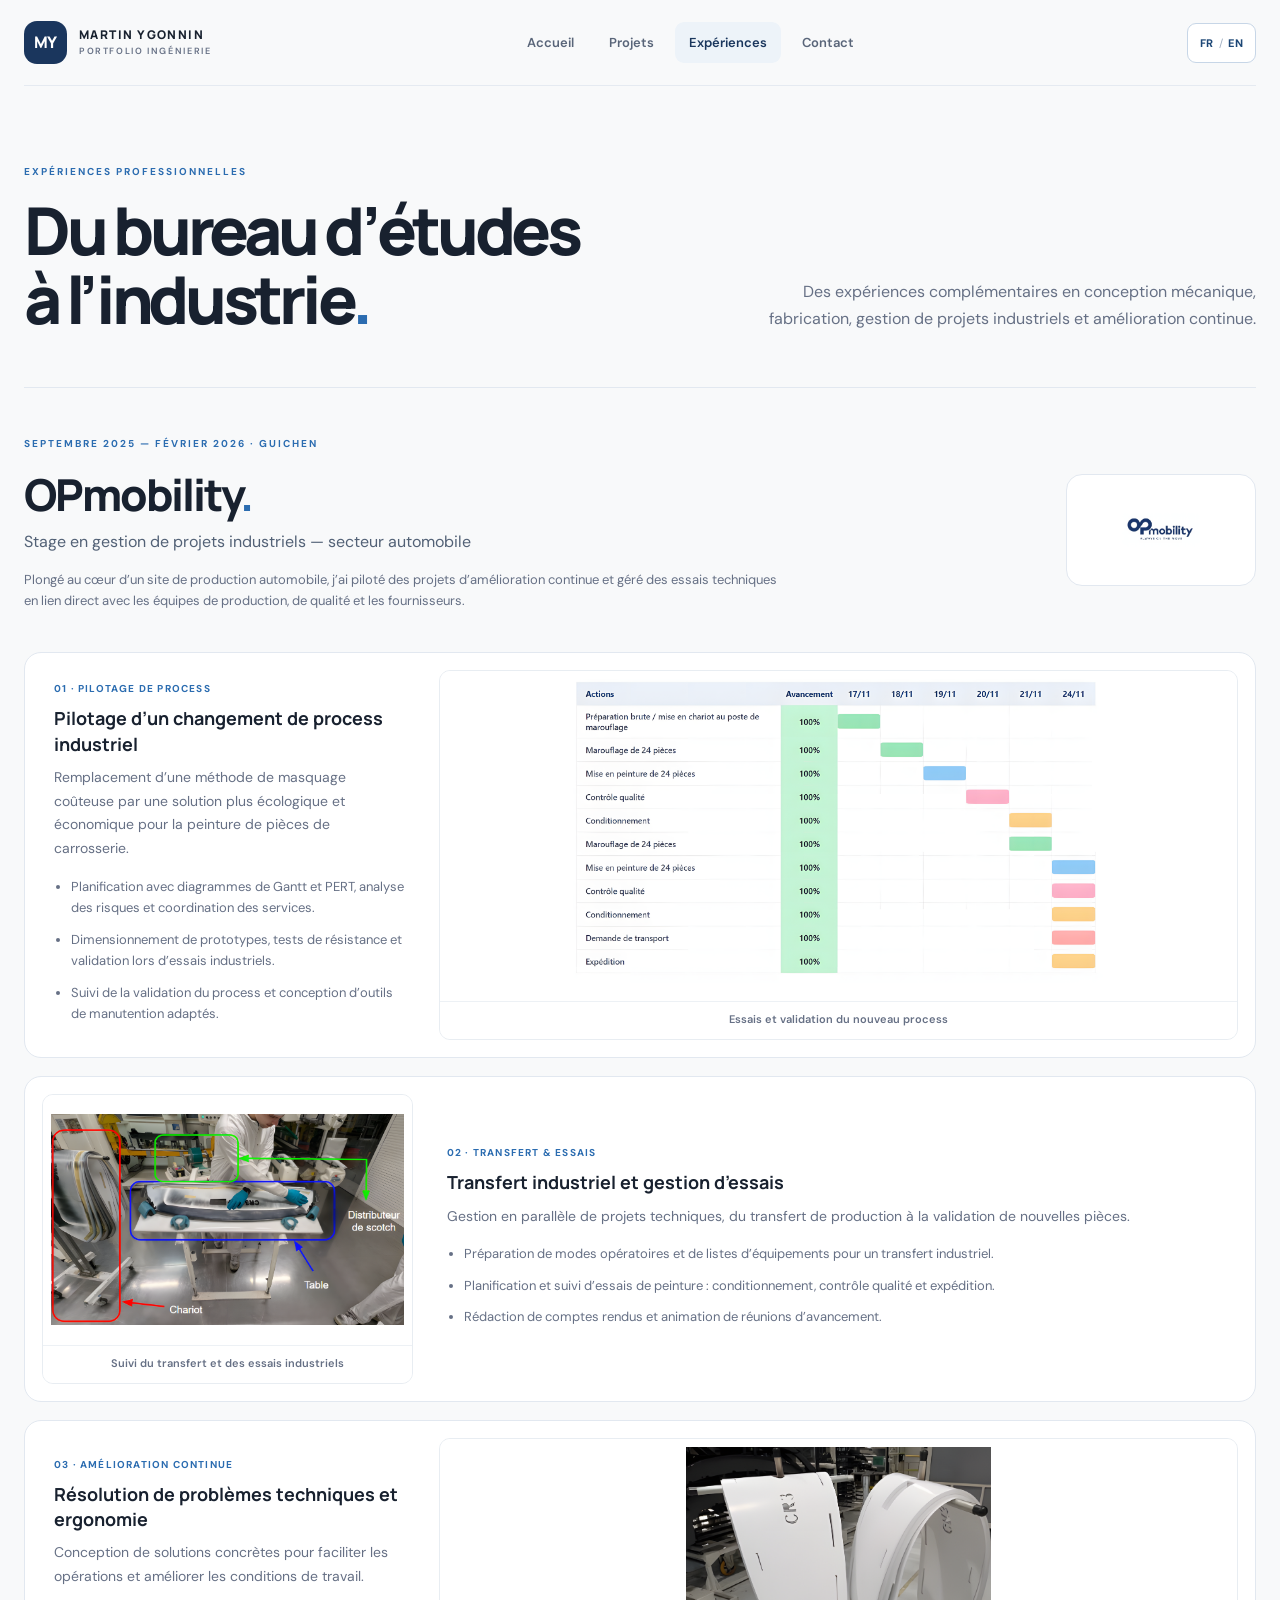
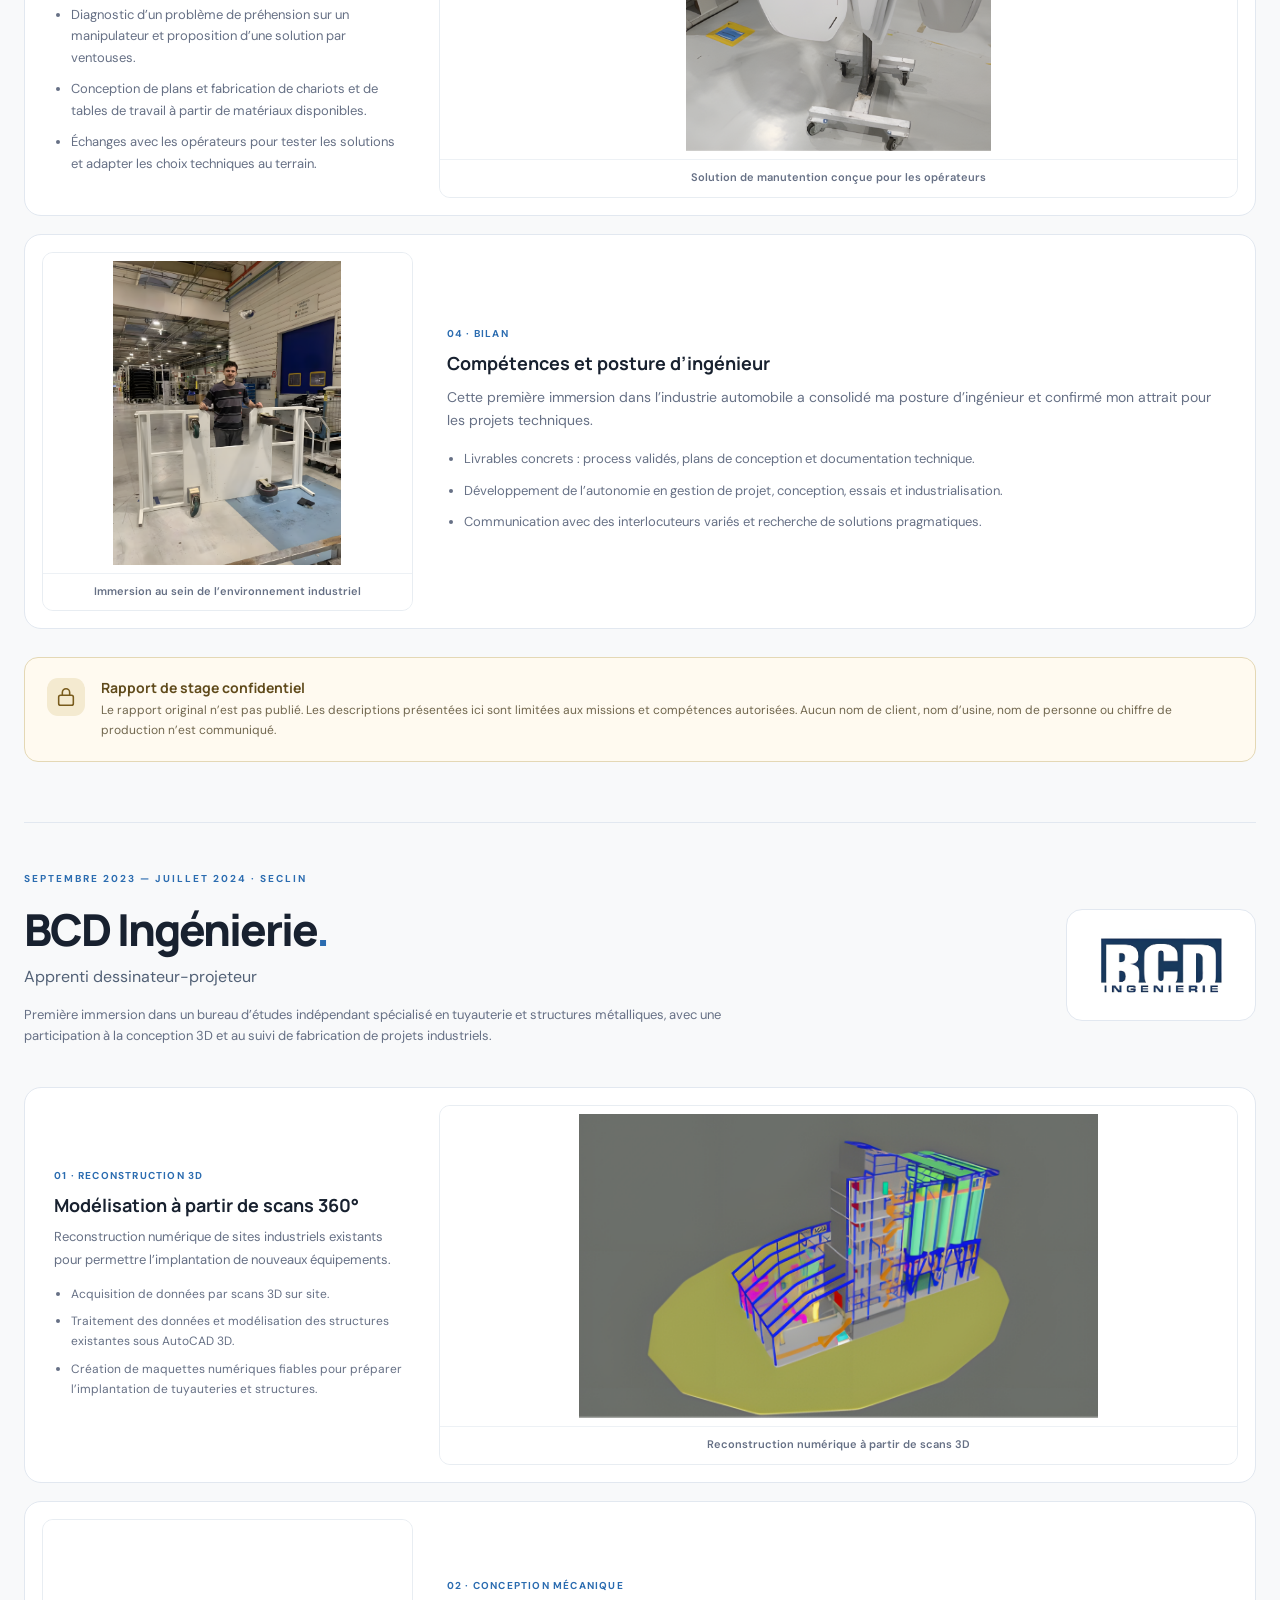
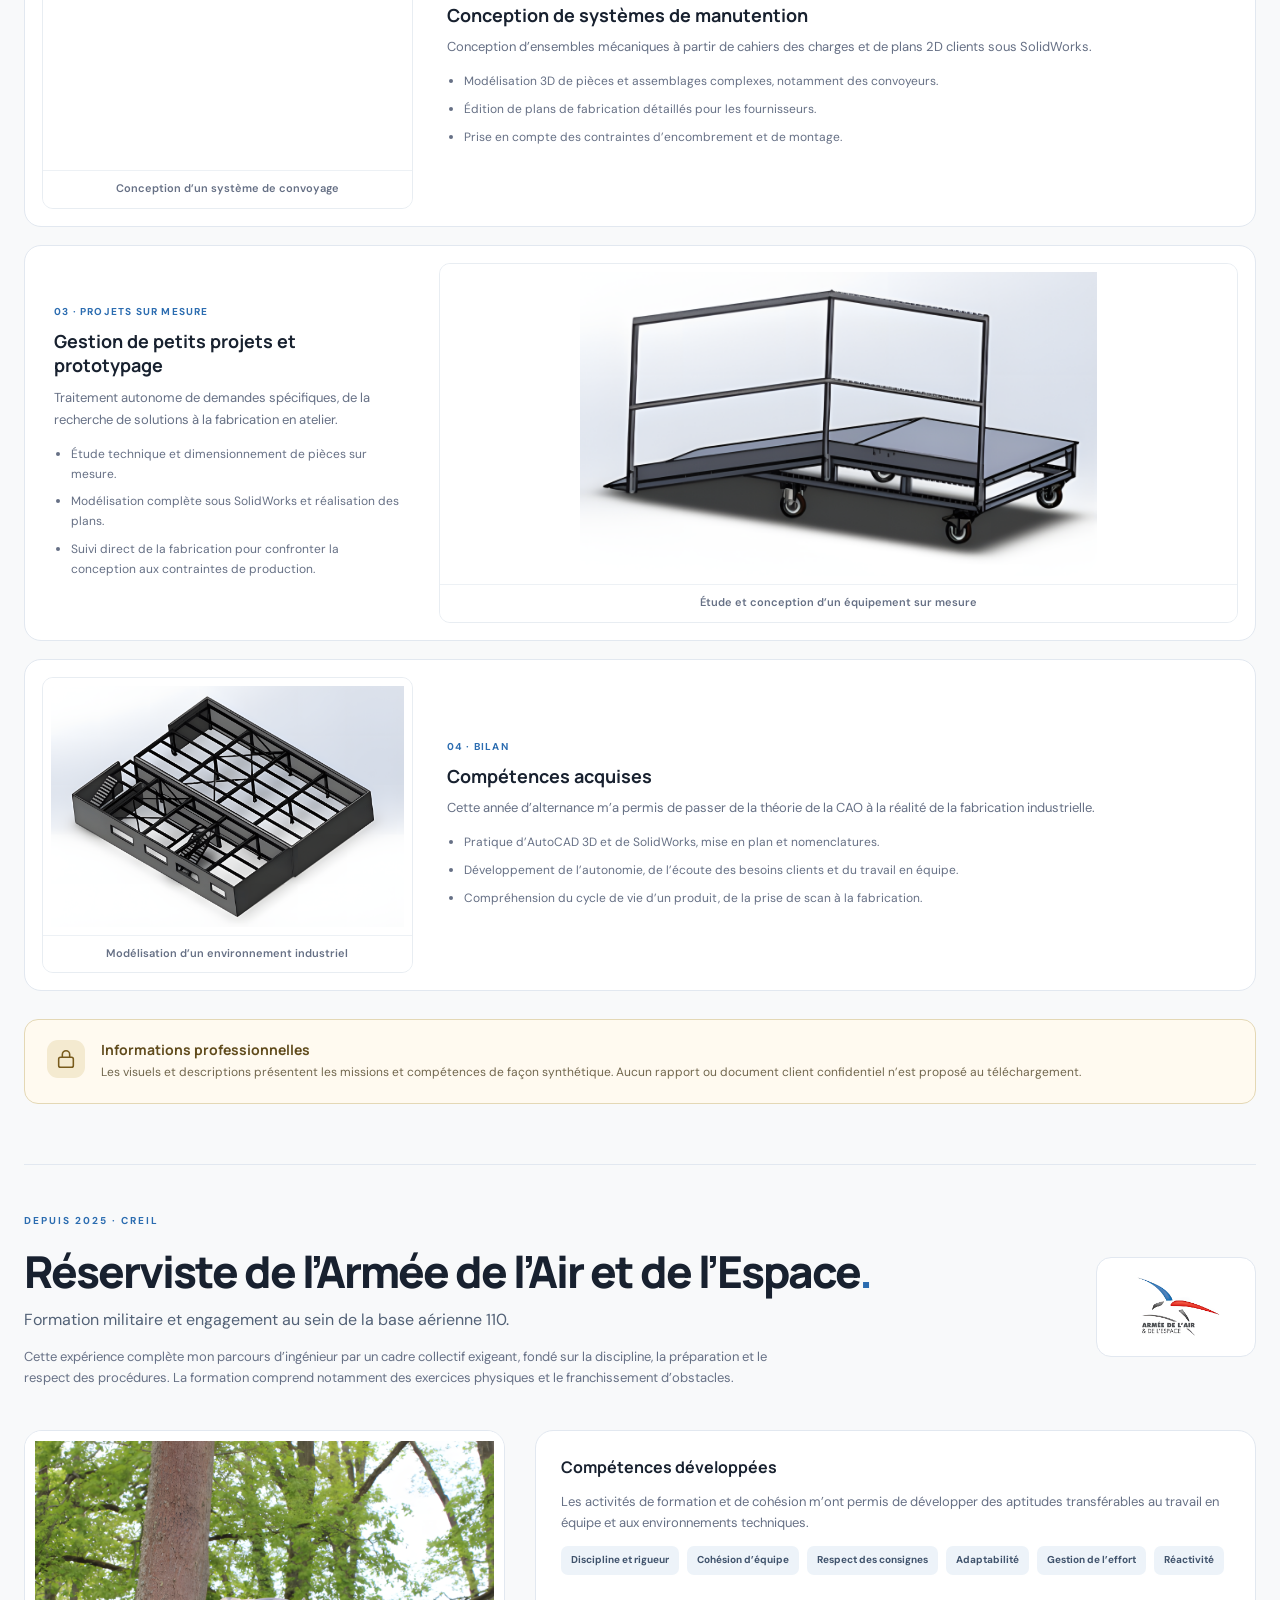
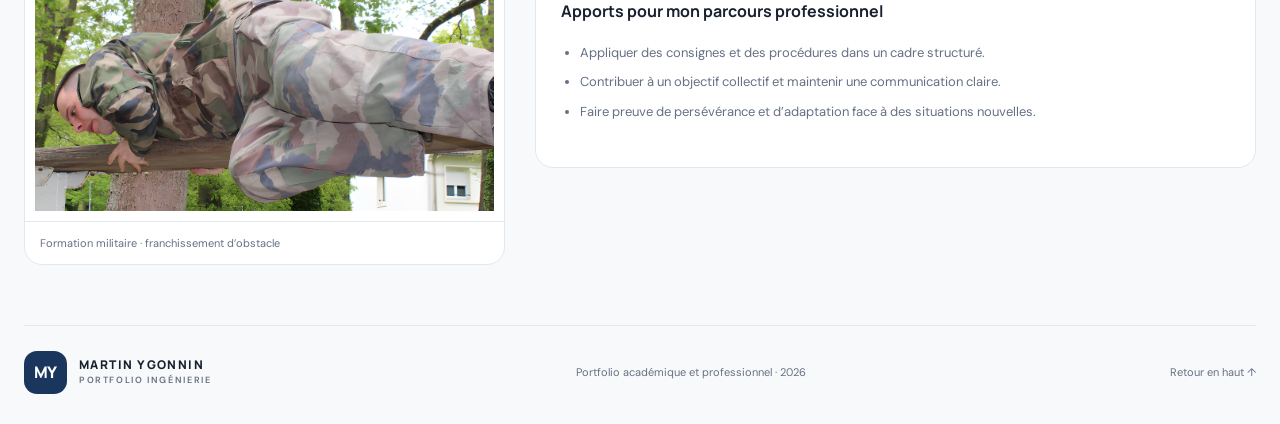
<file: experiences.html>
<!doctype html>
<!DOCTYPE html>

<html lang="fr"><head><meta charset="utf-8"/><meta content="width=device-width, initial-scale=1" name="viewport"/><meta content="Exp&eacute;riences professionnelles de Martin Ygonnin chez OPmobility et BCD Ing&eacute;nierie, en gestion de projet industriel et conception m&eacute;canique." name="description"/><meta content="#1a365d" name="theme-color"/><title>Exp&eacute;riences &mdash; Martin Ygonnin</title><link href="style.css" rel="stylesheet"/></head>
<body><a class="skip-link" href="#contenu">Aller au contenu</a><header class="site-header section-shell"><a aria-label="Martin Ygonnin, accueil" class="brand" href="index.html"><span class="brand-mark">MY</span><span class="brand-text">MARTIN YGONNIN<span>PORTFOLIO ING&Eacute;NIERIE</span></span></a><nav aria-label="Navigation principale" class="navigation"><a href="index.html">Accueil</a><a href="projets.html">Projets</a><a aria-current="page" class="active" href="experiences.html">Exp&eacute;riences</a><a href="contact.html">Contact</a></nav><button aria-label="Passer le site en anglais" aria-pressed="false" class="language-switch" title="Passer le site en anglais" type="button"><strong>FR</strong><span class="switch-separator">/</span><span>EN</span></button></header><main id="contenu"><section class="page-hero section-shell" id="experiences"><p class="eyebrow">EXP&Eacute;RIENCES PROFESSIONNELLES</p><h1>Du bureau d&rsquo;&eacute;tudes<br/>&agrave; l&rsquo;industrie<span class="accent">.</span></h1><p class="page-intro">Des exp&eacute;riences compl&eacute;mentaires en conception m&eacute;canique, fabrication, gestion de projets industriels et am&eacute;lioration continue.</p></section>
<section class="section section-shell experience-section" id="opmobility"><div class="experience-title"><div><p class="eyebrow">SEPTEMBRE 2025 &mdash; F&Eacute;VRIER 2026 &middot; GUICHEN</p><h2>OPmobility<span class="accent">.</span></h2><p class="lead">Stage en gestion de projets industriels &mdash; secteur automobile</p><p>Plong&eacute; au c&oelig;ur d&rsquo;un site de production automobile, j&rsquo;ai pilot&eacute; des projets d&rsquo;am&eacute;lioration continue et g&eacute;r&eacute; des essais techniques en lien direct avec les &eacute;quipes de production, de qualit&eacute; et les fournisseurs.</p></div><div class="image-logo experience-logo-large experience-logo"><img alt="Logo OPmobility" src="assets/images/brand/OPmobility.png"/></div></div><div class="bcd-editorial-grid story-grid op-editorial-grid"><article class="story-card"><div class="story-image"><img alt="Essais techniques men&eacute;s dans le cadre du stage" decoding="async" loading="lazy" src="assets/images/opmobility/ESSAIS.png"/><figcaption>Essais et validation du nouveau process</figcaption></div><div class="story-content"><p class="card-meta">01 &middot; PILOTAGE DE PROCESS</p><h3>Pilotage d&rsquo;un changement de process industriel</h3><p>Remplacement d&rsquo;une m&eacute;thode de masquage co&ucirc;teuse par une solution plus &eacute;cologique et &eacute;conomique pour la peinture de pi&egrave;ces de carrosserie.</p><ul><li>Planification avec diagrammes de Gantt et PERT, analyse des risques et coordination des services.</li><li>Dimensionnement de prototypes, tests de r&eacute;sistance et validation lors d&rsquo;essais industriels.</li><li>Suivi de la validation du process et conception d&rsquo;outils de manutention adapt&eacute;s.</li></ul></div></article><article class="story-card"><div class="story-image"><img alt="Environnement industriel et suivi des essais" decoding="async" loading="lazy" src="assets/images/opmobility/SAS.png"/><figcaption>Suivi du transfert et des essais industriels</figcaption></div><div class="story-content"><p class="card-meta">02 &middot; TRANSFERT &amp; ESSAIS</p><h3>Transfert industriel et gestion d&rsquo;essais</h3><p>Gestion en parall&egrave;le de projets techniques, du transfert de production &agrave; la validation de nouvelles pi&egrave;ces.</p><ul><li>Pr&eacute;paration de modes op&eacute;ratoires et de listes d&rsquo;&eacute;quipements pour un transfert industriel.</li><li>Planification et suivi d&rsquo;essais de peinture : conditionnement, contr&ocirc;le qualit&eacute; et exp&eacute;dition.</li><li>R&eacute;daction de comptes rendus et animation de r&eacute;unions d&rsquo;avancement.</li></ul></div></article><article class="story-card"><div class="story-image"><img alt="Chariot con&ccedil;u pour am&eacute;liorer la manutention" decoding="async" loading="lazy" src="assets/images/opmobility/CHARIOT.png"/><figcaption>Solution de manutention conçue pour les opérateurs</figcaption></div><div class="story-content"><p class="card-meta">03 &middot; AM&Eacute;LIORATION CONTINUE</p><h3>R&eacute;solution de probl&egrave;mes techniques et ergonomie</h3><p>Conception de solutions concr&egrave;tes pour faciliter les op&eacute;rations et am&eacute;liorer les conditions de travail.</p><ul><li>Diagnostic d&rsquo;un probl&egrave;me de pr&eacute;hension sur un manipulateur et proposition d&rsquo;une solution par ventouses.</li><li>Conception de plans et fabrication de chariots et de tables de travail &agrave; partir de mat&eacute;riaux disponibles.</li><li>&Eacute;changes avec les op&eacute;rateurs pour tester les solutions et adapter les choix techniques au terrain.</li></ul></div></article><article class="story-card"><div class="story-image"><img alt="Illustration de l&rsquo;exp&eacute;rience professionnelle" decoding="async" loading="lazy" src="assets/images/opmobility/MOI.png"/><figcaption>Immersion au sein de l’environnement industriel</figcaption></div><div class="story-content"><p class="card-meta">04 &middot; BILAN</p><h3>Comp&eacute;tences et posture d&rsquo;ing&eacute;nieur</h3><p>Cette premi&egrave;re immersion dans l&rsquo;industrie automobile a consolid&eacute; ma posture d&rsquo;ing&eacute;nieur et confirm&eacute; mon attrait pour les projets techniques.</p><ul><li>Livrables concrets : process valid&eacute;s, plans de conception et documentation technique.</li><li>D&eacute;veloppement de l&rsquo;autonomie en gestion de projet, conception, essais et industrialisation.</li><li>Communication avec des interlocuteurs vari&eacute;s et recherche de solutions pragmatiques.</li></ul></div></article></div><aside class="confidential"><span class="lock-icon"><svg viewbox="0 0 24 24"><rect height="11" rx="2" width="16" x="4" y="10"></rect><path d="M8 10V7a4 4 0 0 1 8 0v3"></path></svg></span><div><h3>Rapport de stage confidentiel</h3><p>Le rapport original n&rsquo;est pas publi&eacute;. Les descriptions pr&eacute;sent&eacute;es ici sont limit&eacute;es aux missions et comp&eacute;tences autoris&eacute;es. Aucun nom de client, nom d&rsquo;usine, nom de personne ou chiffre de production n&rsquo;est communiqu&eacute;.</p></div></aside></section>
<section class="section section-shell experience-section" id="bcd"><div class="experience-title"><div><p class="eyebrow">SEPTEMBRE 2023 &mdash; JUILLET 2024 &middot; SECLIN</p><h2>BCD Ing&eacute;nierie<span class="accent">.</span></h2><p class="lead">Apprenti dessinateur-projeteur</p><p>Premi&egrave;re immersion dans un bureau d&rsquo;&eacute;tudes ind&eacute;pendant sp&eacute;cialis&eacute; en tuyauterie et structures m&eacute;talliques, avec une participation &agrave; la conception 3D et au suivi de fabrication de projets industriels.</p></div><div class="image-logo experience-logo-large experience-logo bcd-logo"><img alt="Logo BCD Ing&eacute;nierie" src="assets/images/brand/BCD.png"/></div></div><div class="bcd-editorial-grid story-grid"><article class="story-card"><div class="story-image"><img alt="Maquette 3D reconstruite &agrave; partir de scans" decoding="async" loading="lazy" src="assets/images/bcd/MAQUETTE.png"/><figcaption>Reconstruction numérique à partir de scans 3D</figcaption></div><div class="story-content"><p class="card-meta">01 &middot; RECONSTRUCTION 3D</p><h3>Mod&eacute;lisation &agrave; partir de scans 360&deg;</h3><p>Reconstruction num&eacute;rique de sites industriels existants pour permettre l&rsquo;implantation de nouveaux &eacute;quipements.</p><ul><li>Acquisition de donn&eacute;es par scans 3D sur site.</li><li>Traitement des donn&eacute;es et mod&eacute;lisation des structures existantes sous AutoCAD 3D.</li><li>Cr&eacute;ation de maquettes num&eacute;riques fiables pour pr&eacute;parer l&rsquo;implantation de tuyauteries et structures.</li></ul></div></article><article class="story-card"><div class="story-image"><img alt="Conception m&eacute;canique d&rsquo;un convoyeur" decoding="async" loading="lazy" src="assets/images/bcd/CONVOYEUR.png"/><figcaption>Conception d’un système de convoyage</figcaption></div><div class="story-content"><p class="card-meta">02 &middot; CONCEPTION M&Eacute;CANIQUE</p><h3>Conception de syst&egrave;mes de manutention</h3><p>Conception d&rsquo;ensembles m&eacute;caniques &agrave; partir de cahiers des charges et de plans 2D clients sous SolidWorks.</p><ul><li>Mod&eacute;lisation 3D de pi&egrave;ces et assemblages complexes, notamment des convoyeurs.</li><li>&Eacute;dition de plans de fabrication d&eacute;taill&eacute;s pour les fournisseurs.</li><li>Prise en compte des contraintes d&rsquo;encombrement et de montage.</li></ul></div></article><article class="story-card"><div class="story-image"><img alt="Rampe con&ccedil;ue sur mesure" decoding="async" loading="lazy" src="assets/images/bcd/RAMPE.png"/><figcaption>Étude et conception d’un équipement sur mesure</figcaption></div><div class="story-content"><p class="card-meta">03 &middot; PROJETS SUR MESURE</p><h3>Gestion de petits projets et prototypage</h3><p>Traitement autonome de demandes sp&eacute;cifiques, de la recherche de solutions &agrave; la fabrication en atelier.</p><ul><li>&Eacute;tude technique et dimensionnement de pi&egrave;ces sur mesure.</li><li>Mod&eacute;lisation compl&egrave;te sous SolidWorks et r&eacute;alisation des plans.</li><li>Suivi direct de la fabrication pour confronter la conception aux contraintes de production.</li></ul></div></article><article class="story-card"><div class="story-image"><img alt="Environnement de bureau d&rsquo;&eacute;tudes et structures m&eacute;talliques" decoding="async" loading="lazy" src="assets/images/bcd/BATIMENT.png"/><figcaption>Modélisation d’un environnement industriel</figcaption></div><div class="story-content"><p class="card-meta">04 &middot; BILAN</p><h3>Comp&eacute;tences acquises</h3><p>Cette ann&eacute;e d&rsquo;alternance m&rsquo;a permis de passer de la th&eacute;orie de la CAO &agrave; la r&eacute;alit&eacute; de la fabrication industrielle.</p><ul><li>Pratique d&rsquo;AutoCAD 3D et de SolidWorks, mise en plan et nomenclatures.</li><li>D&eacute;veloppement de l&rsquo;autonomie, de l&rsquo;&eacute;coute des besoins clients et du travail en &eacute;quipe.</li><li>Compr&eacute;hension du cycle de vie d&rsquo;un produit, de la prise de scan &agrave; la fabrication.</li></ul></div></article></div><aside class="confidential"><span class="lock-icon"><svg viewbox="0 0 24 24"><rect height="11" rx="2" width="16" x="4" y="10"></rect><path d="M8 10V7a4 4 0 0 1 8 0v3"></path></svg></span><div><h3>Informations professionnelles</h3><p>Les visuels et descriptions pr&eacute;sentent les missions et comp&eacute;tences de fa&ccedil;on synth&eacute;tique. Aucun rapport ou document client confidentiel n&rsquo;est propos&eacute; au t&eacute;l&eacute;chargement.</p></div></aside></section>
<section class="section section-shell experience-section reserve-section" id="engagement"><div class="experience-title"><div><p class="eyebrow">DEPUIS 2025 &middot; CREIL</p><h2>R&eacute;serviste de l&rsquo;Arm&eacute;e de l&rsquo;Air et de l&rsquo;Espace<span class="accent">.</span></h2><p class="lead">Formation militaire et engagement au sein de la base a&eacute;rienne 110.</p><p>Cette exp&eacute;rience compl&egrave;te mon parcours d&rsquo;ing&eacute;nieur par un cadre collectif exigeant, fond&eacute; sur la discipline, la pr&eacute;paration et le respect des proc&eacute;dures. La formation comprend notamment des exercices physiques et le franchissement d&rsquo;obstacles.</p></div><div class="military-experience-logo image-logo reserve-logo-large experience-logo"><img alt="Logo de l&rsquo;Arm&eacute;e de l&rsquo;Air et de l&rsquo;Espace" decoding="async" src="assets/images/brand/armee.png"/></div></div><div class="reserve-layout"><figure class="reserve-photo"><img alt="Martin franchissant un obstacle pendant sa formation militaire" loading="lazy" src="assets/images/formation/armee saut.png"/><figcaption>Formation militaire &middot; franchissement d&rsquo;obstacle</figcaption></figure><div class="reserve-content"><h3>Comp&eacute;tences d&eacute;velopp&eacute;es</h3><p>Les activit&eacute;s de formation et de coh&eacute;sion m&rsquo;ont permis de d&eacute;velopper des aptitudes transf&eacute;rables au travail en &eacute;quipe et aux environnements techniques.</p><div class="tag-row"><span class="tag">Discipline et rigueur</span><span class="tag">Coh&eacute;sion d&rsquo;&eacute;quipe</span><span class="tag">Respect des consignes</span><span class="tag">Adaptabilit&eacute;</span><span class="tag">Gestion de l&rsquo;effort</span><span class="tag">R&eacute;activit&eacute;</span></div><h3>Apports pour mon parcours professionnel</h3><ul><li>Appliquer des consignes et des proc&eacute;dures dans un cadre structur&eacute;.</li><li>Contribuer &agrave; un objectif collectif et maintenir une communication claire.</li><li>Faire preuve de pers&eacute;v&eacute;rance et d&rsquo;adaptation face &agrave; des situations nouvelles.</li></ul></div></div></section></main><footer class="site-footer section-shell"><a class="brand" href="index.html"><span class="brand-mark">MY</span><span class="brand-text">MARTIN YGONNIN<span>PORTFOLIO ING&Eacute;NIERIE</span></span></a><p>Portfolio acad&eacute;mique et professionnel &middot; 2026</p><a class="back-top" href="#contenu">Retour en haut &uarr;</a></footer>
<script>

(() => {
  const translations = {"Aller au contenu":"Skip to content","Accueil":"Home","Projets":"Projects","Expériences":"Experience","Contact":"Contact","PORTFOLIO INGÉNIERIE":"ENGINEERING PORTFOLIO","PORTFOLIO ACADÉMIQUE & PROFESSIONNEL":"ACADEMIC & PROFESSIONAL PORTFOLIO","Étudiant en ingénierie mécanique, spécialisé en simulation":"Mechanical engineering student specialising in simulation","Je m’intéresse à la conception mécanique, au dimensionnement et à la simulation numérique. Je recherche un stage de fin d’études de six mois en recherche et développement.":"I am interested in mechanical design, engineering calculations and numerical simulation. I am seeking a six-month final-year internship in research and development.","Consulter mon CV":"View my CV","Explorer les projets →":"Explore projects →","Recherche de stage R&D · 6 mois":"Seeking a 6-month R&D internship","CONCEPTION":"DESIGN","SIMULATION":"SIMULATION","PARCOURS":"EDUCATION","Formation":"Education","Voir le parcours ↗":"View education ↗","Diplôme d’ingénieur en mécanique":"Mechanical Engineering Degree","Université de Technologie de Compiègne (UTC)":"University of Technology of Compiègne (UTC)","Dominantes : simulation, dimensionnement et conception. Semestre international à Shanghai, UTSEUS.":"Focus areas: simulation, engineering calculations and design. International semester in Shanghai at UTSEUS.","Université de Technologie de Compiègne ↗":"University of Technology of Compiègne ↗","BUT Génie mécanique et productique":"Bachelor of Technology in Mechanical Engineering and Manufacturing","IUT de Lille":"Lille Institute of Technology","Formation en conception mécanique et alternance en bureau d’études.":"Mechanical design training combined with an apprenticeship in a design office.","Université de Lille ↗":"University of Lille ↗","Baccalauréat général":"General Baccalaureate","Lycée Pierre d’Ailly · Compiègne":"Pierre d’Ailly High School · Compiègne","Spécialités scientifiques · Mention Bien.":"Science specialisations · Honours.","TERRAIN & INDUSTRIE":"INDUSTRY EXPERIENCE","Expériences professionnelles":"Professional experience","Découvrir les missions ↗":"Explore my experience ↗","Stage en gestion de projets industriels":"Industrial project management internship","OPmobility · Guichen":"OPmobility · Guichen","Pilotage de projets d’amélioration continue, coordination d’essais techniques et conception de solutions destinées à la production.":"Managed continuous-improvement projects, coordinated technical trials and designed solutions for production teams.","Gestion de projet":"Project management","Amélioration continue":"Continuous improvement","Essais industriels":"Industrial testing","Apprenti dessinateur-projeteur":"Apprentice mechanical drafter-designer","BCD Ingénierie · Seclin":"BCD Engineering · Seclin","Conception 3D, mise en plan, reconstruction de sites industriels et suivi de fabrication.":"3D design, technical drawings, reconstruction of industrial facilities and manufacturing follow-up.","Réserviste de l’Armée de l’Air et de l’Espace":"Air and Space Force Reserve","Base aérienne 110 · Creil":"Air Base 110 · Creil","Formation militaire élémentaire et participation aux activités de la base.":"Initial military training and participation in base activities.","ÉTUDES DE CAS":"CASE STUDIES","Projets majeurs":"Featured projects","Tous les projets ↗":"All projects ↗","2026 · Mission rémunérée":"2026 · Paid engineering assignment","Projet pour Bloc O":"Project for Bloc O","Validation mécanique d’un kit sanitaire":"Mechanical validation of a sanitary unit","Analyse de risque, calculs analytiques et simulation par éléments finis d’une structure modulaire.":"Risk analysis, analytical calculations and finite-element simulation of a modular structure.","Voir l’étude ↗":"View project ↗","2025 · Projet avec Eiffage":"2025 · Project with Eiffage","Projet GE37":"GE37 project","Valorisation énergétique des eaux d’exhaure":"Energy recovery from tunnel drainage water","Étude de faisabilité d’une ressource thermique issue du chantier du tunnel Lyon-Turin.":"Feasibility study of a thermal energy source from the Lyon–Turin tunnel construction site.","SAVOIR-FAIRE":"SKILLS","Compétences":"Skills","CAO & modélisation":"CAD & modelling","Conception 3D, assemblages, mise en plan et reconstruction numérique.":"3D design, assemblies, technical drawings and digital reconstruction.","Simulation numérique":"Numerical simulation","Éléments finis, analyse des contraintes, déformations et fatigue.":"Finite-element analysis, stress, deformation and fatigue assessment.","Dimensionnement & RDM":"Engineering calculations & mechanics of materials","Calculs analytiques, cas de charge et interprétation des résultats.":"Analytical calculations, load cases and interpretation of results.","Planification, analyse de risques, coordination et suivi des livrables.":"Planning, risk analysis, coordination and deliverable tracking.","Dessin industriel & fabrication":"Industrial drafting & manufacturing","Compétences acquises chez BCD Ingénierie : reconstruction 3D à partir de scans, conception sous SolidWorks, AutoCAD 3D, plans de fabrication, nomenclatures et suivi d’atelier.":"Skills developed at BCD Engineering: 3D reconstruction from scans, design using SolidWorks and AutoCAD 3D, manufacturing drawings, bills of materials and workshop follow-up.","Compétences humaines":"Interpersonal skills","Autonomie":"Autonomy","Adaptabilité":"Adaptability","Travail en équipe":"Teamwork","Langues":"Languages","Français · natif":"French · native","Anglais · B2":"English · B2","Espagnol · A2":"Spanish · A2","Chinois · débutant":"Chinese · beginner","Logiciels":"Software","Échangeons sur une opportunité":"Let's discuss an opportunity","en R&D.":"in R&D.","Me contacter ↗":"Contact me ↗","Portfolio académique et professionnel · 2026":"Academic and professional portfolio · 2026","Retour en haut ↑":"Back to top ↑","Deux projets représentatifs de ma démarche d’ingénieur : analyse mécanique et simulation numérique d’une part, étude de faisabilité énergétique et gestion de projet d’autre part.":"Two projects illustrating my engineering approach: mechanical analysis and numerical simulation, alongside energy feasibility assessment and project management.","Kit sanitaire ↓":"Sanitary unit ↓","Eaux d’exhaure · GE37 ↓":"Drainage water · GE37 ↓","2026 · MISSION RÉMUNÉRÉE":"2026 · PAID ENGINEERING ASSIGNMENT","Mission pour Bloc O":"Assignment for Bloc O","Kit sanitaire — validation mécanique":"Sanitary unit — mechanical validation","Première expérience professionnelle d’ingénierie menée au sein de Junior UTC pour le compte d’un client industriel, visant à garantir la conformité et la durée de vie d’un kit sanitaire transportable.":"My first professional engineering assignment, carried out through Junior UTC for an industrial client, focused on verifying the compliance and service life of a transportable sanitary unit.","Contexte & démarche":"Background & approach","Mission d’ingénierie rémunérée représentant plus de 150 heures de travail. L’étude visait à évaluer la tenue mécanique d’une structure modulaire soumise à différentes conditions d’exploitation et de transport, en s’appuyant sur les référentiels applicables.":"A paid engineering assignment involving more than 150 hours of work. The study assessed the mechanical performance of a modular structure under operating and transport conditions, using applicable standards.","Définition des cas de charge à partir des exigences normatives et des scénarios d’utilisation.":"Definition of load cases based on standards and operating scenarios.","Vérification analytique de la stabilité globale : renversement, soulèvement, glissement et transmission des efforts au sol.":"Analytical verification of overall stability: overturning, uplift, sliding and load transfer to the ground.","Modélisation et simplification de la CAO sous SolidWorks Simulation, puis analyses par éléments finis.":"CAD modelling and simplification in SolidWorks Simulation, followed by finite-element analyses.","Étude des contraintes de Von Mises, des déformations, de la fatigue, de la corrosion et des assemblages.":"Assessment of Von Mises stress, deformation, fatigue, corrosion and assemblies.","Compétences mobilisées":"Skills applied","Structure étudiée":"Structure under study","Analyse des contraintes":"Stress analysis","Analyse des déformations":"Deformation analysis","Étude de durabilité":"Durability assessment","Synthèse technique":"Technical summary","Rapport confidentiel":"Confidential report","Un rapport d’environ cent pages regroupant l’analyse de risque et la note de calcul a été remis au client. Le rapport complet et les résultats précis sont confidentiels. Seuls les éléments généraux présentés sur cette page peuvent être rendus publics ; aucun livrable technique n’est téléchargeable.":"A report of approximately one hundred pages, including the risk analysis and calculation note, was delivered to the client. The full report and detailed results are confidential. Only the general information on this page may be shared; no technical deliverables are available for download.","2025 · PROJET DE RECHERCHE AVEC EIFFAGE":"2025 · RESEARCH PROJECT WITH EIFFAGE","Étude de faisabilité visant à transformer un débit d’eau chaude issu du percement du tunnel Lyon-Turin en ressource énergétique locale pour le chauffage de bâtiments.":"Feasibility study exploring how warm water from the Lyon–Turin tunnel excavation could become a local energy resource for building heating.","Contexte & enjeu industriel":"Background & industrial challenge","Le percement du tunnel génère un débit d’eau constant à température modérée. Avant son rejet dans la rivière, cette eau doit être refroidie pour respecter les contraintes environnementales. Le projet a étudié la possibilité de valoriser cette chaleur fatale dans un réseau de chaleur local.":"Tunnel excavation generates a continuous flow of moderately warm water. Before discharge into the river, it must be cooled to meet environmental requirements. The project examined whether this waste heat could supply a local district-heating network.","Évaluation des besoins thermiques de bâtiments publics et d’équipements du territoire.":"Assessment of the heating demand of public buildings and local facilities.","Estimation de l’énergie extractible à partir de la ressource disponible et analyse de débouchés industriels.":"Estimation of recoverable energy from the available resource and analysis of potential industrial uses.","Étude d’un réseau hydraulique avec pompes à chaleur eau/eau et implantation de sous-stations au plus près des usages.":"Study of a hydraulic network using water-to-water heat pumps and substations located close to end users.","Conception d’une stratégie de refroidissement saisonnière pour maîtriser la température de rejet.":"Design of a seasonal cooling strategy to control discharge temperature.","Planification des tâches, suivi d’avancement, répartition du travail et préparation des livrables.":"Task planning, progress tracking, work allocation and preparation of deliverables.","Résultats & apports":"Results & outcomes","L’étude a permis de comparer des options techniques, d’identifier les contraintes réglementaires et de fournir des éléments chiffrés pour éclairer les décisions futures. Le travail a renforcé ma capacité à relier analyse énergétique, faisabilité technique, gestion de projet et conseil au maître d’ouvrage.":"The study compared technical options, identified regulatory constraints and provided quantitative evidence to support future decisions. It strengthened my ability to connect energy analysis, technical feasibility, project management and client advisory work.","Étude de faisabilité":"Feasibility study","Énergie thermique":"Thermal energy","Réseau de chaleur":"District heating","Télécharger le rapport d’étude technique":"Download technical study report","Télécharger le rapport de gestion de projet":"Download project management report","Contexte du projet":"Project context","Tracé et implantation":"Route and site layout","Principe de fonctionnement":"Operating principle","Planification":"Planning","Analyse et synthèse":"Analysis and summary","EXPÉRIENCES PROFESSIONNELLES":"PROFESSIONAL EXPERIENCE","Du bureau d’études":"From design office","à l’industrie":"to industry","Des expériences complémentaires en conception mécanique, fabrication, gestion de projets industriels et amélioration continue.":"Complementary experience in mechanical design, manufacturing, industrial project management and continuous improvement.","Stage en gestion de projets industriels — secteur automobile":"Industrial project management internship — automotive sector","Plongé au cœur d’un site de production automobile, j’ai piloté des projets d’amélioration continue et géré des essais techniques en lien direct avec les équipes de production, de qualité et les fournisseurs.":"Working at the heart of an automotive production site, I managed continuous-improvement projects and technical trials in close collaboration with production, quality teams and suppliers.","01 · PILOTAGE DE PROCESS":"01 · PROCESS MANAGEMENT","Pilotage d’un changement de process industriel":"Managing an industrial process change","Remplacement d’une méthode de masquage coûteuse par une solution plus écologique et économique pour la peinture de pièces de carrosserie.":"Replacing a costly masking method with a more environmentally friendly and economical solution for painting body parts.","Planification avec diagrammes de Gantt et PERT, analyse des risques et coordination des services.":"Planning using Gantt and PERT charts, risk analysis and cross-functional coordination.","Dimensionnement de prototypes, tests de résistance et validation lors d’essais industriels.":"Prototype sizing, strength testing and validation during industrial trials.","Suivi de la validation du process et conception d’outils de manutention adaptés.":"Monitoring process validation and designing suitable handling tools.","02 · TRANSFERT & ESSAIS":"02 · TRANSFER & TESTING","Transfert industriel et gestion d’essais":"Industrial transfer and trial management","Gestion en parallèle de projets techniques, du transfert de production à la validation de nouvelles pièces.":"Managing several technical projects in parallel, from production transfer to validation of new parts.","Préparation de modes opératoires et de listes d’équipements pour un transfert industriel.":"Preparing operating procedures and equipment lists for an industrial transfer.","Planification et suivi d’essais de peinture : conditionnement, contrôle qualité et expédition.":"Planning and monitoring paint trials: packaging, quality control and shipping.","Rédaction de comptes rendus et animation de réunions d’avancement.":"Writing reports and leading progress meetings.","03 · AMÉLIORATION CONTINUE":"03 · CONTINUOUS IMPROVEMENT","Résolution de problèmes techniques et ergonomie":"Technical problem-solving and ergonomics","Conception de solutions concrètes pour faciliter les opérations et améliorer les conditions de travail.":"Designing practical solutions to facilitate operations and improve working conditions.","Diagnostic d’un problème de préhension sur un manipulateur et proposition d’une solution par ventouses.":"Diagnosing a gripping issue on a handling device and proposing a suction-cup solution.","Conception de plans et fabrication de chariots et de tables de travail à partir de matériaux disponibles.":"Designing and manufacturing trolleys and worktables using available materials.","Échanges avec les opérateurs pour tester les solutions et adapter les choix techniques au terrain.":"Working with operators to test solutions and adapt technical choices to real working conditions.","04 · BILAN":"04 · SUMMARY","Compétences et posture d’ingénieur":"Engineering skills and professional approach","Cette première immersion dans l’industrie automobile a consolidé ma posture d’ingénieur et confirmé mon attrait pour les projets techniques.":"This first experience in the automotive industry strengthened my engineering approach and confirmed my interest in technical projects.","Livrables concrets : process validés, plans de conception et documentation technique.":"Tangible deliverables: validated processes, design drawings and technical documentation.","Développement de l’autonomie en gestion de projet, conception, essais et industrialisation.":"Developed autonomy in project management, design, testing and industrialisation.","Communication avec des interlocuteurs variés et recherche de solutions pragmatiques.":"Communicating with a wide range of stakeholders and finding practical solutions.","Rapport de stage confidentiel":"Confidential internship report","Le rapport original n’est pas publié. Les descriptions présentées ici sont limitées aux missions et compétences autorisées. Aucun nom de client, nom d’usine, nom de personne ou chiffre de production n’est communiqué.":"The original report is not published. The descriptions here are limited to authorised tasks and skills. No client names, factory names, personal names or production figures are disclosed.","Première immersion dans un bureau d’études indépendant spécialisé en tuyauterie et structures métalliques, avec une participation à la conception 3D et au suivi de fabrication de projets industriels.":"My first experience in an independent design office specialising in piping and steel structures, contributing to 3D design and manufacturing follow-up for industrial projects.","01 · RECONSTRUCTION 3D":"01 · 3D RECONSTRUCTION","Modélisation à partir de scans 360°":"Modelling from 360° scans","Reconstruction numérique de sites industriels existants pour permettre l’implantation de nouveaux équipements.":"Digital reconstruction of existing industrial facilities to support the installation of new equipment.","Acquisition de données par scans 3D sur site.":"On-site data acquisition using 3D scans.","Traitement des données et modélisation des structures existantes sous AutoCAD 3D.":"Processing scan data and modelling existing structures in AutoCAD 3D.","Création de maquettes numériques fiables pour préparer l’implantation de tuyauteries et structures.":"Creating reliable digital models to plan the installation of piping and structures.","02 · CONCEPTION MÉCANIQUE":"02 · MECHANICAL DESIGN","Conception de systèmes de manutention":"Design of handling systems","Conception d’ensembles mécaniques à partir de cahiers des charges et de plans 2D clients sous SolidWorks.":"Designing mechanical assemblies in SolidWorks from specifications and clients’ 2D drawings.","Modélisation 3D de pièces et assemblages complexes, notamment des convoyeurs.":"3D modelling of complex parts and assemblies, including conveyors.","Édition de plans de fabrication détaillés pour les fournisseurs.":"Preparing detailed manufacturing drawings for suppliers.","Prise en compte des contraintes d’encombrement et de montage.":"Taking space and assembly constraints into account.","03 · PROJETS SUR MESURE":"03 · CUSTOM PROJECTS","Gestion de petits projets et prototypage":"Small project management and prototyping","Traitement autonome de demandes spécifiques, de la recherche de solutions à la fabrication en atelier.":"Independently handling specific requests, from solution research to workshop manufacturing.","Étude technique et dimensionnement de pièces sur mesure.":"Technical studies and sizing of custom parts.","Modélisation complète sous SolidWorks et réalisation des plans.":"Complete SolidWorks modelling and preparation of drawings.","Suivi direct de la fabrication pour confronter la conception aux contraintes de production.":"Direct manufacturing follow-up to compare design assumptions with production constraints.","Compétences acquises":"Skills developed","Cette année d’alternance m’a permis de passer de la théorie de la CAO à la réalité de la fabrication industrielle.":"This apprenticeship helped me move from CAD theory to the realities of industrial manufacturing.","Pratique d’AutoCAD 3D et de SolidWorks, mise en plan et nomenclatures.":"Using AutoCAD 3D and SolidWorks, producing drawings and bills of materials.","Développement de l’autonomie, de l’écoute des besoins clients et du travail en équipe.":"Developing autonomy, listening to client needs and working as part of a team.","Compréhension du cycle de vie d’un produit, de la prise de scan à la fabrication.":"Understanding a product’s lifecycle, from scanning to manufacturing.","Informations professionnelles":"Professional information","Les visuels et descriptions présentent les missions et compétences de façon synthétique. Aucun rapport ou document client confidentiel n’est proposé au téléchargement.":"Images and descriptions provide a summary of tasks and skills. No confidential report or client document is available for download.","DEPUIS 2025 · CREIL":"SINCE 2025 · CREIL","Formation militaire et engagement au sein de la base aérienne 110.":"Military training and service at Air Base 110.","Cette expérience complète mon parcours d’ingénieur par un cadre collectif exigeant, fondé sur la discipline, la préparation et le respect des procédures. La formation comprend notamment des exercices physiques et le franchissement d’obstacles.":"This experience complements my engineering background through a demanding team environment built on discipline, preparation and respect for procedures. Training includes physical exercises and obstacle courses.","Formation militaire · franchissement d’obstacle":"Military training · obstacle course","Compétences développées":"Skills developed","Les activités de formation et de cohésion m’ont permis de développer des aptitudes transférables au travail en équipe et aux environnements techniques.":"Training and team activities helped me develop skills that transfer to teamwork and technical environments.","Discipline et rigueur":"Discipline and rigour","Cohésion d’équipe":"Team cohesion","Respect des consignes":"Following instructions","Gestion de l’effort":"Managing physical effort","Réactivité":"Responsiveness","Apports pour mon parcours professionnel":"Professional benefits","Appliquer des consignes et des procédures dans un cadre structuré.":"Following instructions and procedures in a structured environment.","Contribuer à un objectif collectif et maintenir une communication claire.":"Contributing to shared objectives and maintaining clear communication.","Faire preuve de persévérance et d’adaptation face à des situations nouvelles.":"Showing perseverance and adapting to new situations.","Me contacter":"Contact me","N’hésitez pas à me contacter pour discuter de vos projets ou d’une opportunité de stage en R&D.":"Feel free to contact me to discuss your projects or an R&D internship opportunity.","Réseau professionnel":"Professional network","Retrouvez-moi sur LinkedIn":"Find me on LinkedIn","Ouvrir le profil ↗":"Open profile ↗","Contact direct":"Direct contact","Envoyez-moi un email":"Send me an email","Rédiger un email →":"Write an email →","Je recherche un stage de fin d’études de six mois en recherche et développement.":"I am looking for a six-month final-year internship in research and development.","SEPTEMBRE 2025 — FÉVRIER 2026":"SEPTEMBER 2025 — FEBRUARY 2026","SEPTEMBRE 2023 — JUILLET 2024":"SEPTEMBER 2023 — JULY 2024","SEPTEMBRE 2025 — FÉVRIER 2026 · GUICHEN":"SEPTEMBER 2025 — FEBRUARY 2026 · GUICHEN","SEPTEMBRE 2023 — JUILLET 2024 · SECLIN":"SEPTEMBER 2023 — JULY 2024 · SECLIN","Vue d’ensemble du kit sanitaire étudié":"Overview of the sanitary unit under study","Comportement global de la structure":"Overall structural behaviour","Exemple de résultat de simulation par éléments finis":"Example of a finite-element simulation result","Vérification de la tenue en fatigue":"Fatigue-resistance assessment","Synthèse de l’étude mécanique":"Mechanical study summary","Chantier du tunnel Lyon–Turin":"Lyon–Turin tunnel construction site","Analyse des besoins et des données énergétiques":"Analysis of energy needs and data","Tracé et implantation du réseau":"Network route and layout","Principe de fonctionnement de la solution":"Operating principle of the proposed solution","Planification et suivi du projet":"Project planning and monitoring","Essais et validation du nouveau process":"Trials and validation of the new process","Suivi du transfert et des essais industriels":"Industrial transfer and trial monitoring","Solution de manutention conçue pour les opérateurs":"Handling solution designed for operators","Immersion au sein de l’environnement industriel":"Immersion in the industrial environment","Reconstruction numérique à partir de scans 3D":"Digital reconstruction from 3D scans","Conception d’un système de convoyage":"Design of a conveyor system","Étude et conception d’un équipement sur mesure":"Study and design of a custom-made equipment","Modélisation d’un environnement industriel":"Modelling of an industrial environment"};
  const reverse = Object.fromEntries(Object.entries(translations).map(([fr,en]) => [en,fr]));
  const storageKey = 'martinPortfolioLanguage';
  let language = 'fr';
  try { language = localStorage.getItem(storageKey) || 'fr'; } catch (error) { language = 'fr'; }
  const originalTitle = document.title;
  const originalDescription = document.querySelector('meta[name="description"]')?.content || '';
  const titleMap = {
    'Accueil — Martin Ygonnin':'Home — Martin Ygonnin',
    'Projets — Martin Ygonnin':'Projects — Martin Ygonnin',
    'Expériences — Martin Ygonnin':'Experience — Martin Ygonnin',
    'Contact — Martin Ygonnin':'Contact — Martin Ygonnin'
  };
  function translateNode(node, toEnglish) {
    const raw = node.nodeValue;
    const trimmed = raw.trim();
    if (!trimmed) return;
    const dict = toEnglish ? translations : reverse;
    if (dict[trimmed]) node.nodeValue = raw.replace(trimmed, dict[trimmed]);
  }
  function applyLanguage(next) {
    language = next;
    const walker = document.createTreeWalker(document.body, NodeFilter.SHOW_TEXT);
    const nodes = [];
    while (walker.nextNode()) nodes.push(walker.currentNode);
    nodes.forEach(node => translateNode(node, language === 'en'));
    document.documentElement.lang = language;
    document.title = language === 'en' ? (titleMap[originalTitle] || originalTitle) : originalTitle;
    const button = document.querySelector('.language-switch');
    if (button) {
      button.innerHTML = language === 'fr'
        ? '<span>FR</span><span class="switch-separator">/</span><span>EN</span>'
        : '<span>FR</span><span class="switch-separator">/</span><strong>EN</strong>';
      button.setAttribute('aria-label', language === 'fr' ? 'Switch website to English' : 'Passer le site en français');
      button.setAttribute('title', language === 'fr' ? 'Passer le site en anglais' : 'Passer le site en français');
      button.setAttribute('aria-pressed', language === 'en' ? 'true' : 'false');
    }
    try { localStorage.setItem(storageKey, language); } catch (error) { /* file:// may disable storage */ }
  }
  function initialiseLanguageSwitch() {
    const button = document.querySelector('.language-switch');
    if (button && !button.dataset.languageReady) {
      button.dataset.languageReady = 'true';
      button.addEventListener('click', () => applyLanguage(language === 'fr' ? 'en' : 'fr'));
    }
    if (language === 'en') applyLanguage('en');
    else applyLanguage('fr');
  }
  if (document.readyState === 'loading') {
    document.addEventListener('DOMContentLoaded', initialiseLanguageSwitch, { once: true });
  } else {
    initialiseLanguageSwitch();
  }
})();

</script>
</body></html>
</file>
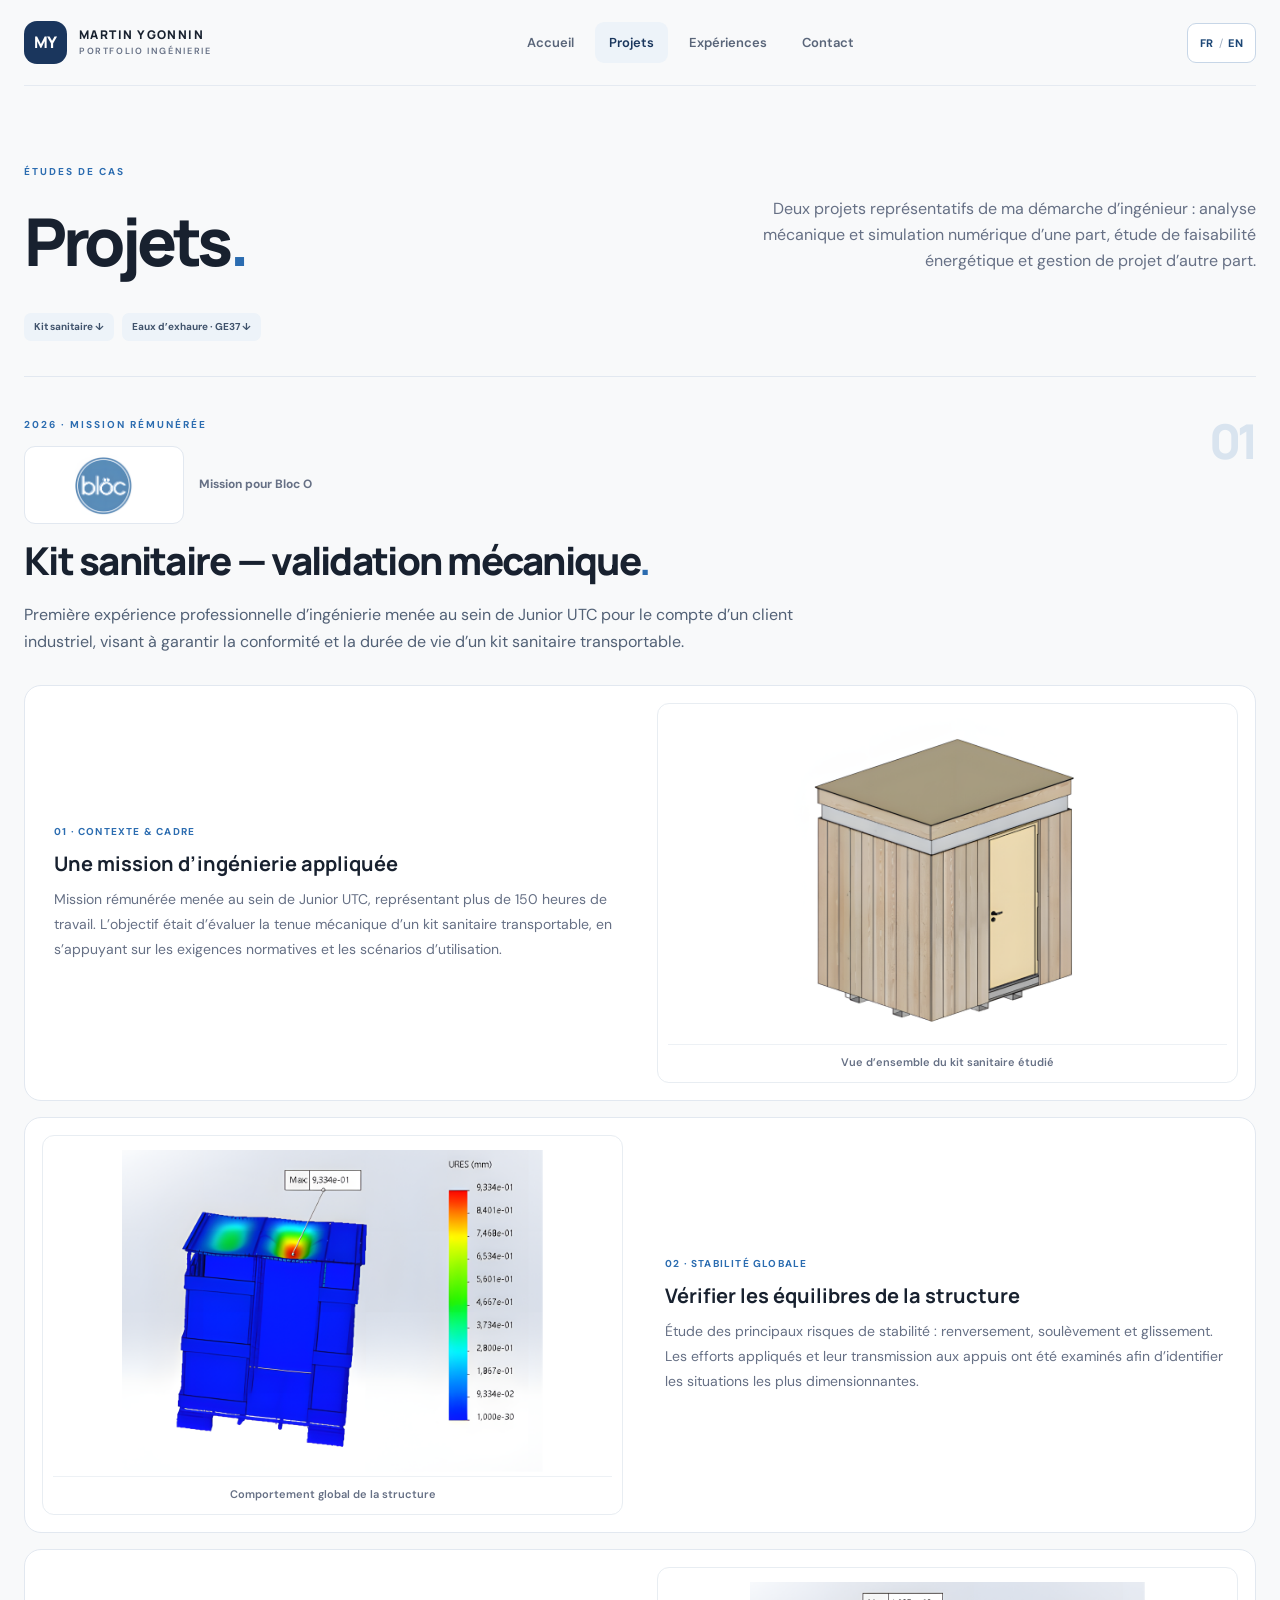
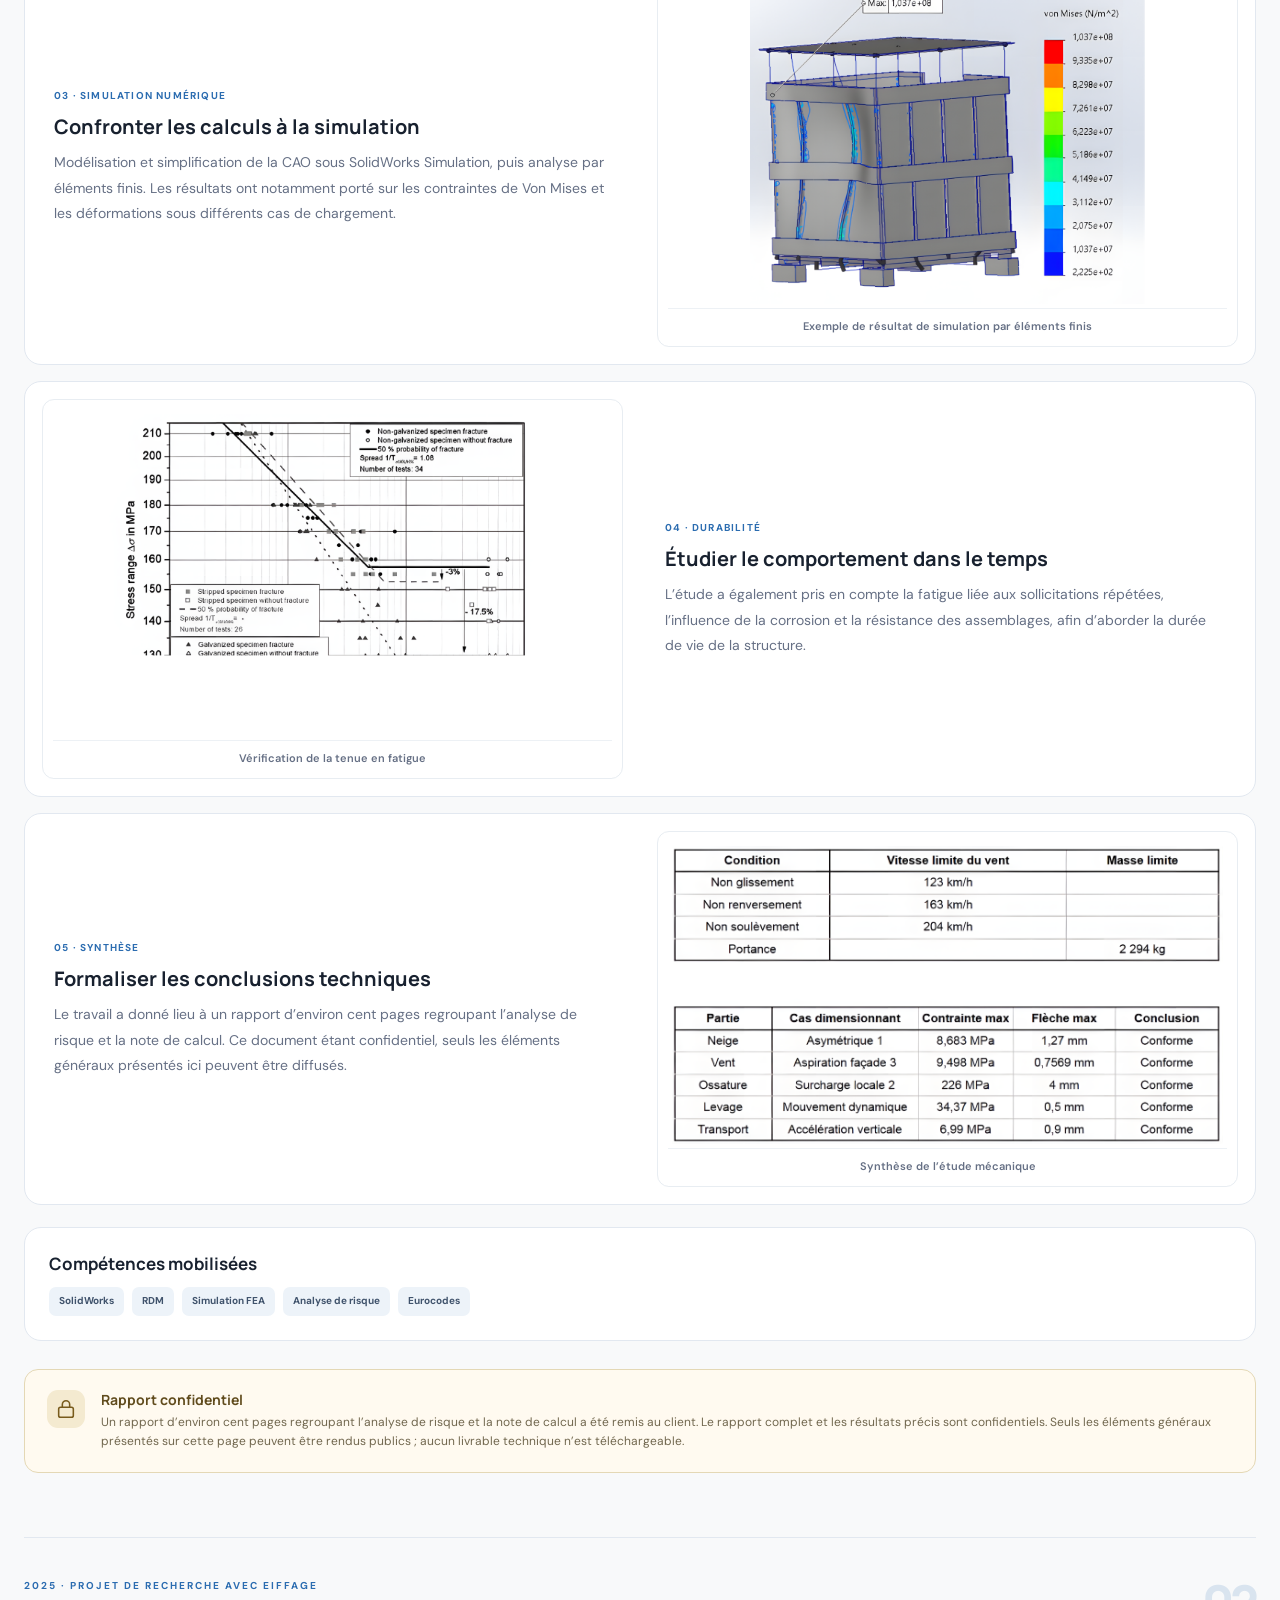
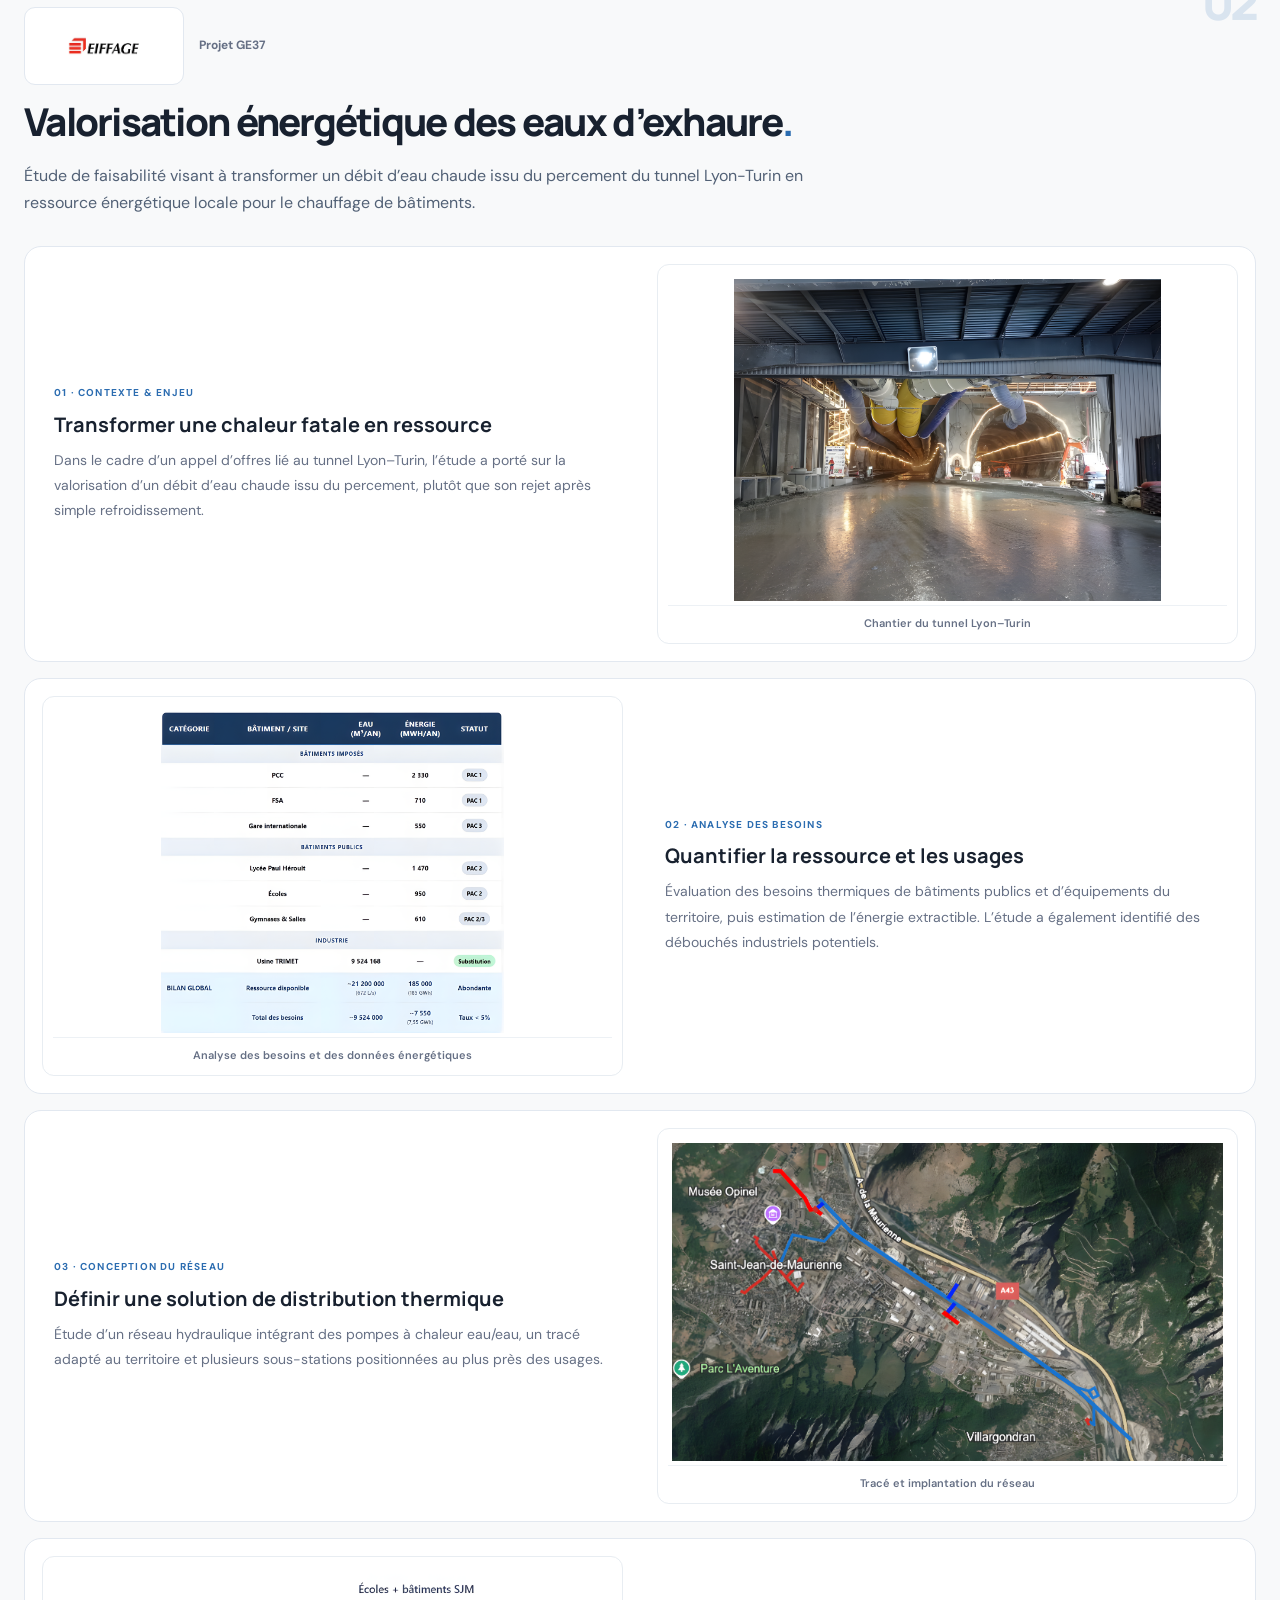
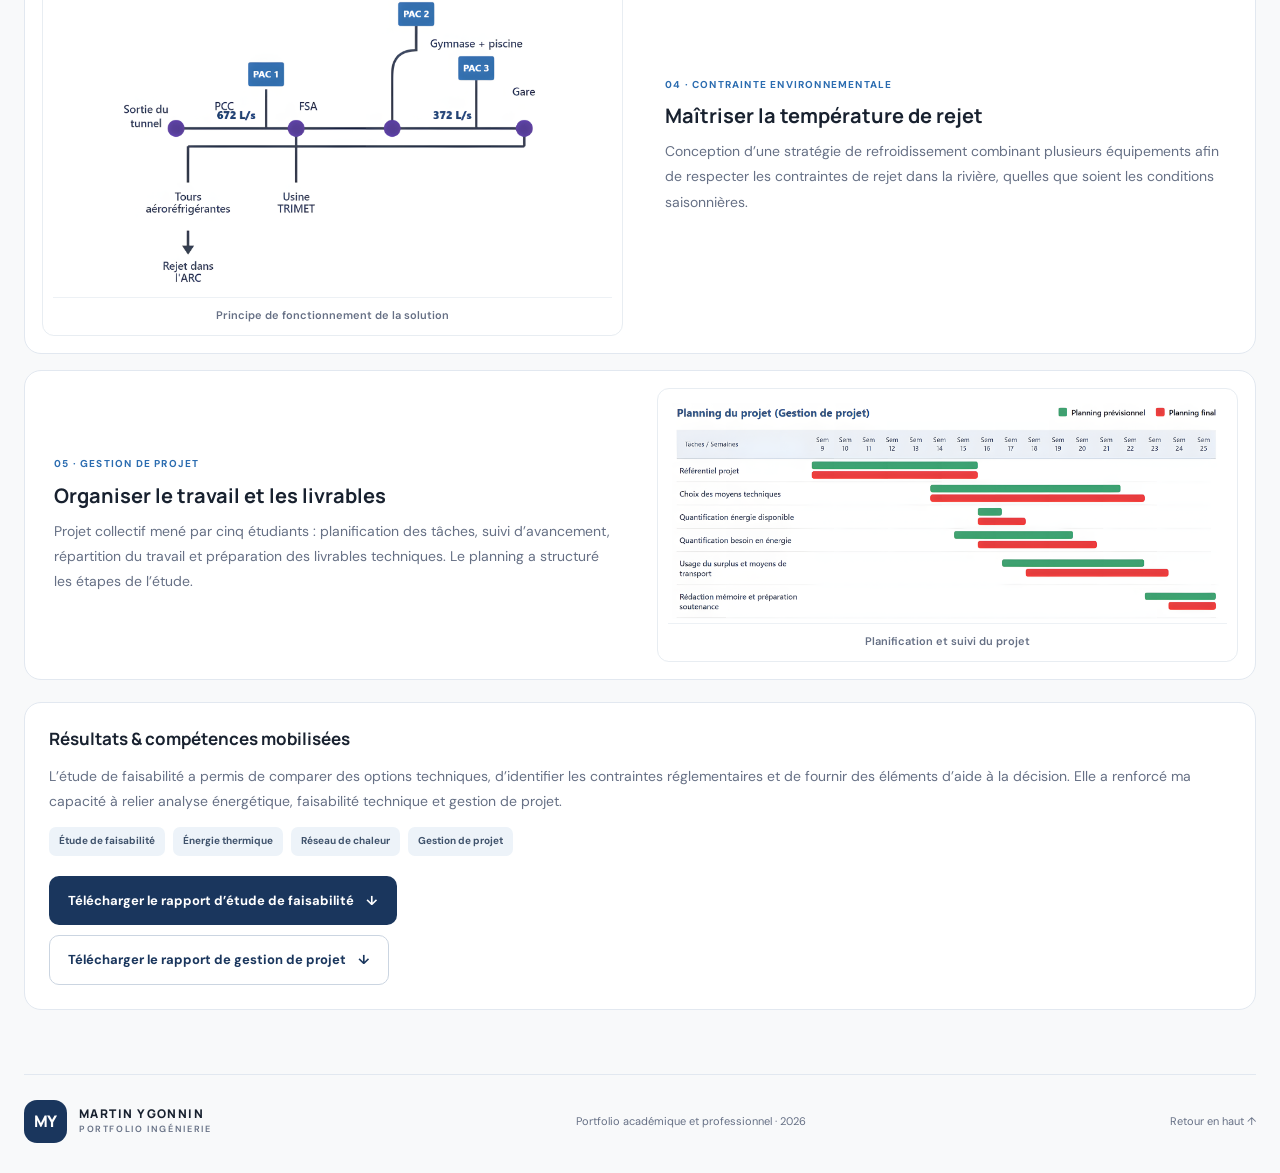
<file: projets.html>
<!doctype html>
<!DOCTYPE html>

<html lang="fr"><head><meta charset="utf-8"/><meta content="width=device-width, initial-scale=1" name="viewport"/><meta content="&Eacute;tudes de cas de Martin Ygonnin : validation m&eacute;canique d&rsquo;un kit sanitaire et valorisation &eacute;nerg&eacute;tique des eaux d&rsquo;exhaure du tunnel Lyon-Turin." name="description"/><meta content="#1a365d" name="theme-color"/><title>Projets &mdash; Martin Ygonnin</title><link href="style.css" rel="stylesheet"/></head>
<body><a class="skip-link" href="#contenu">Aller au contenu</a><header class="site-header section-shell"><a aria-label="Martin Ygonnin, accueil" class="brand" href="index.html"><span class="brand-mark">MY</span><span class="brand-text">MARTIN YGONNIN<span>PORTFOLIO ING&Eacute;NIERIE</span></span></a><nav aria-label="Navigation principale" class="navigation"><a href="index.html">Accueil</a><a aria-current="page" class="active" href="projets.html">Projets</a><a href="experiences.html">Exp&eacute;riences</a><a href="contact.html">Contact</a></nav><button aria-label="Passer le site en anglais" aria-pressed="false" class="language-switch" title="Passer le site en anglais" type="button"><strong>FR</strong><span class="switch-separator">/</span><span>EN</span></button></header><main id="contenu"><section class="page-hero section-shell"><p class="eyebrow">&Eacute;TUDES DE CAS</p><h1>Projets<span class="accent">.</span></h1><p class="page-intro">Deux projets repr&eacute;sentatifs de ma d&eacute;marche d&rsquo;ing&eacute;nieur : analyse m&eacute;canique et simulation num&eacute;rique d&rsquo;une part, &eacute;tude de faisabilit&eacute; &eacute;nerg&eacute;tique et gestion de projet d&rsquo;autre part.</p><div class="tag-row"><a class="tag tag-link" href="#kit">Kit sanitaire &darr;</a><a class="tag tag-link" href="#ge37">Eaux d&rsquo;exhaure &middot; GE37 &darr;</a></div></section>
<section class="section section-shell project-detail" id="kit"><div class="detail-heading"><div><p class="eyebrow">2026 &middot; MISSION R&Eacute;MUN&Eacute;R&Eacute;E</p><div class="project-partner"><img alt="Logo Bloc O" class="partner-logo-large" src="assets/images/brand/Bloc.png"/><span>Mission pour Bloc O</span></div><h2>Kit sanitaire &mdash; validation m&eacute;canique<span class="accent">.</span></h2><p class="lead">Premi&egrave;re exp&eacute;rience professionnelle d&rsquo;ing&eacute;nierie men&eacute;e au sein de Junior UTC pour le compte d&rsquo;un client industriel, visant &agrave; garantir la conformit&eacute; et la dur&eacute;e de vie d&rsquo;un kit sanitaire transportable.</p></div><span class="project-number">01</span></div><div class="project-steps"><article class="project-step"><div class="project-step-image"><img src="assets/images/kit/KIT.png" alt="Modèle de la structure du kit sanitaire" loading="lazy" decoding="async"/><figcaption>Vue d’ensemble du kit sanitaire étudié</figcaption></div><div class="project-step-copy"><p class="card-meta">01 &middot; CONTEXTE & CADRE</p><h3>Une mission d’ingénierie appliquée</h3><p>Mission rémunérée menée au sein de Junior UTC, représentant plus de 150 heures de travail. L’objectif était d’évaluer la tenue mécanique d’un kit sanitaire transportable, en s’appuyant sur les exigences normatives et les scénarios d’utilisation.</p></div></article><article class="project-step"><div class="project-step-image"><img src="assets/images/kit/FLECHE.png" alt="Illustration des déformations de la structure" loading="lazy" decoding="async"/><figcaption>Comportement global de la structure</figcaption></div><div class="project-step-copy"><p class="card-meta">02 &middot; STABILITÉ GLOBALE</p><h3>Vérifier les équilibres de la structure</h3><p>Étude des principaux risques de stabilité : renversement, soulèvement et glissement. Les efforts appliqués et leur transmission aux appuis ont été examinés afin d’identifier les situations les plus dimensionnantes.</p></div></article><article class="project-step"><div class="project-step-image"><img src="assets/images/kit/VON MISES.png" alt="Résultats de contraintes de Von Mises" loading="lazy" decoding="async"/><figcaption>Exemple de résultat de simulation par éléments finis</figcaption></div><div class="project-step-copy"><p class="card-meta">03 &middot; SIMULATION NUMÉRIQUE</p><h3>Confronter les calculs à la simulation</h3><p>Modélisation et simplification de la CAO sous SolidWorks Simulation, puis analyse par éléments finis. Les résultats ont notamment porté sur les contraintes de Von Mises et les déformations sous différents cas de chargement.</p></div></article><article class="project-step"><div class="project-step-image"><img src="assets/images/kit/FATIGUE.png" alt="Illustration de l'étude de fatigue" loading="lazy" decoding="async"/><figcaption>Vérification de la tenue en fatigue</figcaption></div><div class="project-step-copy"><p class="card-meta">04 &middot; DURABILITÉ</p><h3>Étudier le comportement dans le temps</h3><p>L’étude a également pris en compte la fatigue liée aux sollicitations répétées, l’influence de la corrosion et la résistance des assemblages, afin d’aborder la durée de vie de la structure.</p></div></article><article class="project-step"><div class="project-step-image"><img src="assets/images/kit/CONCLUSION.png" alt="Illustration de synthèse de l'étude" loading="lazy" decoding="async"/><figcaption>Synthèse de l’étude mécanique</figcaption></div><div class="project-step-copy"><p class="card-meta">05 &middot; SYNTHÈSE</p><h3>Formaliser les conclusions techniques</h3><p>Le travail a donné lieu à un rapport d’environ cent pages regroupant l’analyse de risque et la note de calcul. Ce document étant confidentiel, seuls les éléments généraux présentés ici peuvent être diffusés.</p></div></article></div><div class="project-summary"><h3>Compétences mobilisées</h3><div class="tag-row"><span class="tag">SolidWorks</span><span class="tag">RDM</span><span class="tag">Simulation FEA</span><span class="tag">Analyse de risque</span><span class="tag">Eurocodes</span></div></div><aside class="confidential"><span aria-hidden="true" class="lock-icon"><svg viewbox="0 0 24 24"><rect height="11" rx="2" width="16" x="4" y="10"></rect><path d="M8 10V7a4 4 0 0 1 8 0v3"></path></svg></span><div><h3>Rapport confidentiel</h3><p>Un rapport d&rsquo;environ cent pages regroupant l&rsquo;analyse de risque et la note de calcul a &eacute;t&eacute; remis au client. Le rapport complet et les r&eacute;sultats pr&eacute;cis sont confidentiels. Seuls les &eacute;l&eacute;ments g&eacute;n&eacute;raux pr&eacute;sent&eacute;s sur cette page peuvent &ecirc;tre rendus publics ; aucun livrable technique n&rsquo;est t&eacute;l&eacute;chargeable.</p></div></aside></section>
<section class="section section-shell project-detail" id="ge37"><div class="detail-heading"><div><p class="eyebrow">2025 &middot; PROJET DE RECHERCHE AVEC EIFFAGE</p><div class="project-partner"><img alt="Logo Eiffage" class="partner-logo-large" src="assets/images/brand/Eiffage.png"/><span>Projet GE37</span></div><h2>Valorisation &eacute;nerg&eacute;tique des eaux d&rsquo;exhaure<span class="accent">.</span></h2><p class="lead">&Eacute;tude de faisabilit&eacute; visant &agrave; transformer un d&eacute;bit d&rsquo;eau chaude issu du percement du tunnel Lyon-Turin en ressource &eacute;nerg&eacute;tique locale pour le chauffage de b&acirc;timents.</p></div><span class="project-number">02</span></div><div class="project-steps"><article class="project-step"><div class="project-step-image"><img src="assets/images/ge37/TUNNEL.png" alt="Chantier du tunnel Lyon-Turin" loading="lazy" decoding="async"/><figcaption>Chantier du tunnel Lyon–Turin</figcaption></div><div class="project-step-copy"><p class="card-meta">01 &middot; CONTEXTE & ENJEU</p><h3>Transformer une chaleur fatale en ressource</h3><p>Dans le cadre d’un appel d’offres lié au tunnel Lyon–Turin, l’étude a porté sur la valorisation d’un débit d’eau chaude issu du percement, plutôt que son rejet après simple refroidissement.</p></div></article><article class="project-step"><div class="project-step-image"><img src="assets/images/ge37/TABLEAU.png" alt="Tableau d'analyse des données du projet" loading="lazy" decoding="async"/><figcaption>Analyse des besoins et des données énergétiques</figcaption></div><div class="project-step-copy"><p class="card-meta">02 &middot; ANALYSE DES BESOINS</p><h3>Quantifier la ressource et les usages</h3><p>Évaluation des besoins thermiques de bâtiments publics et d’équipements du territoire, puis estimation de l’énergie extractible. L’étude a également identifié des débouchés industriels potentiels.</p></div></article><article class="project-step"><div class="project-step-image"><img src="assets/images/ge37/MAP.png" alt="Carte du tracé et de l'implantation" loading="lazy" decoding="async"/><figcaption>Tracé et implantation du réseau</figcaption></div><div class="project-step-copy"><p class="card-meta">03 &middot; CONCEPTION DU RÉSEAU</p><h3>Définir une solution de distribution thermique</h3><p>Étude d’un réseau hydraulique intégrant des pompes à chaleur eau/eau, un tracé adapté au territoire et plusieurs sous-stations positionnées au plus près des usages.</p></div></article><article class="project-step"><div class="project-step-image"><img src="assets/images/ge37/SCHEMA.png" alt="Schéma de principe du système énergétique" loading="lazy" decoding="async"/><figcaption>Principe de fonctionnement de la solution</figcaption></div><div class="project-step-copy"><p class="card-meta">04 &middot; CONTRAINTE ENVIRONNEMENTALE</p><h3>Maîtriser la température de rejet</h3><p>Conception d’une stratégie de refroidissement combinant plusieurs équipements afin de respecter les contraintes de rejet dans la rivière, quelles que soient les conditions saisonnières.</p></div></article><article class="project-step"><div class="project-step-image"><img src="assets/images/ge37/PLANNING.png" alt="Planning du projet GE37" loading="lazy" decoding="async"/><figcaption>Planification et suivi du projet</figcaption></div><div class="project-step-copy"><p class="card-meta">05 &middot; GESTION DE PROJET</p><h3>Organiser le travail et les livrables</h3><p>Projet collectif mené par cinq étudiants : planification des tâches, suivi d’avancement, répartition du travail et préparation des livrables techniques. Le planning a structuré les étapes de l’étude.</p></div></article></div><div class="project-summary"><h3>Résultats &amp; compétences mobilisées</h3><p>L’étude de faisabilité a permis de comparer des options techniques, d’identifier les contraintes réglementaires et de fournir des éléments d’aide à la décision. Elle a renforcé ma capacité à relier analyse énergétique, faisabilité technique et gestion de projet.</p><div class="tag-row"><span class="tag">Étude de faisabilité</span><span class="tag">Énergie thermique</span><span class="tag">Réseau de chaleur</span><span class="tag">Gestion de projet</span></div><div class="download-list"><a class="button button-primary" download href="assets/documents/Étude technique.pdf">Télécharger le rapport d’étude de faisabilité <span aria-hidden="true">&darr;</span></a><a class="button button-outline" download href="assets/documents/Pilotage du projet.pdf">Télécharger le rapport de gestion de projet <span aria-hidden="true">&darr;</span></a></div></div></section></main><footer class="site-footer section-shell"><a class="brand" href="index.html"><span class="brand-mark">MY</span><span class="brand-text">MARTIN YGONNIN<span>PORTFOLIO ING&Eacute;NIERIE</span></span></a><p>Portfolio acad&eacute;mique et professionnel &middot; 2026</p><a class="back-top" href="#contenu">Retour en haut &uarr;</a></footer>
<script>

(() => {
  const translations = {"Aller au contenu":"Skip to content","Accueil":"Home","Projets":"Projects","Expériences":"Experience","Contact":"Contact","PORTFOLIO INGÉNIERIE":"ENGINEERING PORTFOLIO","PORTFOLIO ACADÉMIQUE & PROFESSIONNEL":"ACADEMIC & PROFESSIONAL PORTFOLIO","Étudiant en ingénierie mécanique, spécialisé en simulation":"Mechanical engineering student specialising in simulation","Je m’intéresse à la conception mécanique, au dimensionnement et à la simulation numérique. Je recherche un stage de fin d’études de six mois en recherche et développement.":"I am interested in mechanical design, engineering calculations and numerical simulation. I am seeking a six-month final-year internship in research and development.","Consulter mon CV":"View my CV","Explorer les projets →":"Explore projects →","Recherche de stage R&D · 6 mois":"Seeking a 6-month R&D internship","CONCEPTION":"DESIGN","SIMULATION":"SIMULATION","PARCOURS":"EDUCATION","Formation":"Education","Voir le parcours ↗":"View education ↗","Diplôme d’ingénieur en mécanique":"Mechanical Engineering Degree","Université de Technologie de Compiègne (UTC)":"University of Technology of Compiègne (UTC)","Dominantes : simulation, dimensionnement et conception. Semestre international à Shanghai, UTSEUS.":"Focus areas: simulation, engineering calculations and design. International semester in Shanghai at UTSEUS.","Université de Technologie de Compiègne ↗":"University of Technology of Compiègne ↗","BUT Génie mécanique et productique":"Bachelor of Technology in Mechanical Engineering and Manufacturing","IUT de Lille":"Lille Institute of Technology","Formation en conception mécanique et alternance en bureau d’études.":"Mechanical design training combined with an apprenticeship in a design office.","Université de Lille ↗":"University of Lille ↗","Baccalauréat général":"General Baccalaureate","Lycée Pierre d’Ailly · Compiègne":"Pierre d’Ailly High School · Compiègne","Spécialités scientifiques · Mention Bien.":"Science specialisations · Honours.","TERRAIN & INDUSTRIE":"INDUSTRY EXPERIENCE","Expériences professionnelles":"Professional experience","Découvrir les missions ↗":"Explore my experience ↗","Stage en gestion de projets industriels":"Industrial project management internship","OPmobility · Guichen":"OPmobility · Guichen","Pilotage de projets d’amélioration continue, coordination d’essais techniques et conception de solutions destinées à la production.":"Managed continuous-improvement projects, coordinated technical trials and designed solutions for production teams.","Gestion de projet":"Project management","Amélioration continue":"Continuous improvement","Essais industriels":"Industrial testing","Apprenti dessinateur-projeteur":"Apprentice mechanical drafter-designer","BCD Ingénierie · Seclin":"BCD Engineering · Seclin","Conception 3D, mise en plan, reconstruction de sites industriels et suivi de fabrication.":"3D design, technical drawings, reconstruction of industrial facilities and manufacturing follow-up.","Réserviste de l’Armée de l’Air et de l’Espace":"Air and Space Force Reserve","Base aérienne 110 · Creil":"Air Base 110 · Creil","Formation militaire élémentaire et participation aux activités de la base.":"Initial military training and participation in base activities.","ÉTUDES DE CAS":"CASE STUDIES","Projets majeurs":"Featured projects","Tous les projets ↗":"All projects ↗","2026 · Mission rémunérée":"2026 · Paid engineering assignment","Projet pour Bloc O":"Project for Bloc O","Validation mécanique d’un kit sanitaire":"Mechanical validation of a sanitary unit","Analyse de risque, calculs analytiques et simulation par éléments finis d’une structure modulaire.":"Risk analysis, analytical calculations and finite-element simulation of a modular structure.","Voir l’étude ↗":"View project ↗","2025 · Projet avec Eiffage":"2025 · Project with Eiffage","Projet GE37":"GE37 project","Valorisation énergétique des eaux d’exhaure":"Energy recovery from tunnel drainage water","Étude de faisabilité d’une ressource thermique issue du chantier du tunnel Lyon-Turin.":"Feasibility study of a thermal energy source from the Lyon–Turin tunnel construction site.","SAVOIR-FAIRE":"SKILLS","Compétences":"Skills","CAO & modélisation":"CAD & modelling","Conception 3D, assemblages, mise en plan et reconstruction numérique.":"3D design, assemblies, technical drawings and digital reconstruction.","Simulation numérique":"Numerical simulation","Éléments finis, analyse des contraintes, déformations et fatigue.":"Finite-element analysis, stress, deformation and fatigue assessment.","Dimensionnement & RDM":"Engineering calculations & mechanics of materials","Calculs analytiques, cas de charge et interprétation des résultats.":"Analytical calculations, load cases and interpretation of results.","Planification, analyse de risques, coordination et suivi des livrables.":"Planning, risk analysis, coordination and deliverable tracking.","Dessin industriel & fabrication":"Industrial drafting & manufacturing","Compétences acquises chez BCD Ingénierie : reconstruction 3D à partir de scans, conception sous SolidWorks, AutoCAD 3D, plans de fabrication, nomenclatures et suivi d’atelier.":"Skills developed at BCD Engineering: 3D reconstruction from scans, design using SolidWorks and AutoCAD 3D, manufacturing drawings, bills of materials and workshop follow-up.","Compétences humaines":"Interpersonal skills","Autonomie":"Autonomy","Adaptabilité":"Adaptability","Travail en équipe":"Teamwork","Langues":"Languages","Français · natif":"French · native","Anglais · B2":"English · B2","Espagnol · A2":"Spanish · A2","Chinois · débutant":"Chinese · beginner","Logiciels":"Software","Échangeons sur une opportunité":"Let's discuss an opportunity","en R&D.":"in R&D.","Me contacter ↗":"Contact me ↗","Portfolio académique et professionnel · 2026":"Academic and professional portfolio · 2026","Retour en haut ↑":"Back to top ↑","Deux projets représentatifs de ma démarche d’ingénieur : analyse mécanique et simulation numérique d’une part, étude de faisabilité énergétique et gestion de projet d’autre part.":"Two projects illustrating my engineering approach: mechanical analysis and numerical simulation, alongside energy feasibility assessment and project management.","Kit sanitaire ↓":"Sanitary unit ↓","Eaux d’exhaure · GE37 ↓":"Drainage water · GE37 ↓","2026 · MISSION RÉMUNÉRÉE":"2026 · PAID ENGINEERING ASSIGNMENT","Mission pour Bloc O":"Assignment for Bloc O","Kit sanitaire — validation mécanique":"Sanitary unit — mechanical validation","Première expérience professionnelle d’ingénierie menée au sein de Junior UTC pour le compte d’un client industriel, visant à garantir la conformité et la durée de vie d’un kit sanitaire transportable.":"My first professional engineering assignment, carried out through Junior UTC for an industrial client, focused on verifying the compliance and service life of a transportable sanitary unit.","Contexte & démarche":"Background & approach","Mission d’ingénierie rémunérée représentant plus de 150 heures de travail. L’étude visait à évaluer la tenue mécanique d’une structure modulaire soumise à différentes conditions d’exploitation et de transport, en s’appuyant sur les référentiels applicables.":"A paid engineering assignment involving more than 150 hours of work. The study assessed the mechanical performance of a modular structure under operating and transport conditions, using applicable standards.","Définition des cas de charge à partir des exigences normatives et des scénarios d’utilisation.":"Definition of load cases based on standards and operating scenarios.","Vérification analytique de la stabilité globale : renversement, soulèvement, glissement et transmission des efforts au sol.":"Analytical verification of overall stability: overturning, uplift, sliding and load transfer to the ground.","Modélisation et simplification de la CAO sous SolidWorks Simulation, puis analyses par éléments finis.":"CAD modelling and simplification in SolidWorks Simulation, followed by finite-element analyses.","Étude des contraintes de Von Mises, des déformations, de la fatigue, de la corrosion et des assemblages.":"Assessment of Von Mises stress, deformation, fatigue, corrosion and assemblies.","Compétences mobilisées":"Skills applied","Structure étudiée":"Structure under study","Analyse des contraintes":"Stress analysis","Analyse des déformations":"Deformation analysis","Étude de durabilité":"Durability assessment","Synthèse technique":"Technical summary","Rapport confidentiel":"Confidential report","Un rapport d’environ cent pages regroupant l’analyse de risque et la note de calcul a été remis au client. Le rapport complet et les résultats précis sont confidentiels. Seuls les éléments généraux présentés sur cette page peuvent être rendus publics ; aucun livrable technique n’est téléchargeable.":"A report of approximately one hundred pages, including the risk analysis and calculation note, was delivered to the client. The full report and detailed results are confidential. Only the general information on this page may be shared; no technical deliverables are available for download.","2025 · PROJET DE RECHERCHE AVEC EIFFAGE":"2025 · RESEARCH PROJECT WITH EIFFAGE","Étude de faisabilité visant à transformer un débit d’eau chaude issu du percement du tunnel Lyon-Turin en ressource énergétique locale pour le chauffage de bâtiments.":"Feasibility study exploring how warm water from the Lyon–Turin tunnel excavation could become a local energy resource for building heating.","Contexte & enjeu industriel":"Background & industrial challenge","Le percement du tunnel génère un débit d’eau constant à température modérée. Avant son rejet dans la rivière, cette eau doit être refroidie pour respecter les contraintes environnementales. Le projet a étudié la possibilité de valoriser cette chaleur fatale dans un réseau de chaleur local.":"Tunnel excavation generates a continuous flow of moderately warm water. Before discharge into the river, it must be cooled to meet environmental requirements. The project examined whether this waste heat could supply a local district-heating network.","Évaluation des besoins thermiques de bâtiments publics et d’équipements du territoire.":"Assessment of the heating demand of public buildings and local facilities.","Estimation de l’énergie extractible à partir de la ressource disponible et analyse de débouchés industriels.":"Estimation of recoverable energy from the available resource and analysis of potential industrial uses.","Étude d’un réseau hydraulique avec pompes à chaleur eau/eau et implantation de sous-stations au plus près des usages.":"Study of a hydraulic network using water-to-water heat pumps and substations located close to end users.","Conception d’une stratégie de refroidissement saisonnière pour maîtriser la température de rejet.":"Design of a seasonal cooling strategy to control discharge temperature.","Planification des tâches, suivi d’avancement, répartition du travail et préparation des livrables.":"Task planning, progress tracking, work allocation and preparation of deliverables.","Résultats & apports":"Results & outcomes","L’étude a permis de comparer des options techniques, d’identifier les contraintes réglementaires et de fournir des éléments chiffrés pour éclairer les décisions futures. Le travail a renforcé ma capacité à relier analyse énergétique, faisabilité technique, gestion de projet et conseil au maître d’ouvrage.":"The study compared technical options, identified regulatory constraints and provided quantitative evidence to support future decisions. It strengthened my ability to connect energy analysis, technical feasibility, project management and client advisory work.","Étude de faisabilité":"Feasibility study","Énergie thermique":"Thermal energy","Réseau de chaleur":"District heating network","Télécharger le rapport d’étude technique":"Download technical study report","Télécharger le rapport de gestion de projet":"Download the project management report","Contexte du projet":"Project context","Tracé et implantation":"Route and site layout","Principe de fonctionnement":"Operating principle","Planification":"Planning","Analyse et synthèse":"Analysis and summary","EXPÉRIENCES PROFESSIONNELLES":"PROFESSIONAL EXPERIENCE","Du bureau d’études":"From design office","à l’industrie":"to industry","Des expériences complémentaires en conception mécanique, fabrication, gestion de projets industriels et amélioration continue.":"Complementary experience in mechanical design, manufacturing, industrial project management and continuous improvement.","Stage en gestion de projets industriels — secteur automobile":"Industrial project management internship — automotive sector","Plongé au cœur d’un site de production automobile, j’ai piloté des projets d’amélioration continue et géré des essais techniques en lien direct avec les équipes de production, de qualité et les fournisseurs.":"Working at the heart of an automotive production site, I managed continuous-improvement projects and technical trials in close collaboration with production, quality teams and suppliers.","01 · PILOTAGE DE PROCESS":"01 · PROCESS MANAGEMENT","Pilotage d’un changement de process industriel":"Managing an industrial process change","Remplacement d’une méthode de masquage coûteuse par une solution plus écologique et économique pour la peinture de pièces de carrosserie.":"Replacing a costly masking method with a more environmentally friendly and economical solution for painting body parts.","Planification avec diagrammes de Gantt et PERT, analyse des risques et coordination des services.":"Planning using Gantt and PERT charts, risk analysis and cross-functional coordination.","Dimensionnement de prototypes, tests de résistance et validation lors d’essais industriels.":"Prototype sizing, strength testing and validation during industrial trials.","Suivi de la validation du process et conception d’outils de manutention adaptés.":"Monitoring process validation and designing suitable handling tools.","02 · TRANSFERT & ESSAIS":"02 · TRANSFER & TESTING","Transfert industriel et gestion d’essais":"Industrial transfer and trial management","Gestion en parallèle de projets techniques, du transfert de production à la validation de nouvelles pièces.":"Managing several technical projects in parallel, from production transfer to validation of new parts.","Préparation de modes opératoires et de listes d’équipements pour un transfert industriel.":"Preparing operating procedures and equipment lists for an industrial transfer.","Planification et suivi d’essais de peinture : conditionnement, contrôle qualité et expédition.":"Planning and monitoring paint trials: packaging, quality control and shipping.","Rédaction de comptes rendus et animation de réunions d’avancement.":"Writing reports and leading progress meetings.","03 · AMÉLIORATION CONTINUE":"03 · CONTINUOUS IMPROVEMENT","Résolution de problèmes techniques et ergonomie":"Technical problem-solving and ergonomics","Conception de solutions concrètes pour faciliter les opérations et améliorer les conditions de travail.":"Designing practical solutions to facilitate operations and improve working conditions.","Diagnostic d’un problème de préhension sur un manipulateur et proposition d’une solution par ventouses.":"Diagnosing a gripping issue on a handling device and proposing a suction-cup solution.","Conception de plans et fabrication de chariots et de tables de travail à partir de matériaux disponibles.":"Designing and manufacturing trolleys and worktables using available materials.","Échanges avec les opérateurs pour tester les solutions et adapter les choix techniques au terrain.":"Working with operators to test solutions and adapt technical choices to real working conditions.","04 · BILAN":"04 · SUMMARY","Compétences et posture d’ingénieur":"Engineering skills and professional approach","Cette première immersion dans l’industrie automobile a consolidé ma posture d’ingénieur et confirmé mon attrait pour les projets techniques.":"This first experience in the automotive industry strengthened my engineering approach and confirmed my interest in technical projects.","Livrables concrets : process validés, plans de conception et documentation technique.":"Tangible deliverables: validated processes, design drawings and technical documentation.","Développement de l’autonomie en gestion de projet, conception, essais et industrialisation.":"Developed autonomy in project management, design, testing and industrialisation.","Communication avec des interlocuteurs variés et recherche de solutions pragmatiques.":"Communicating with a wide range of stakeholders and finding practical solutions.","Rapport de stage confidentiel":"Confidential internship report","Le rapport original n’est pas publié. Les descriptions présentées ici sont limitées aux missions et compétences autorisées. Aucun nom de client, nom d’usine, nom de personne ou chiffre de production n’est communiqué.":"The original report is not published. The descriptions here are limited to authorised tasks and skills. No client names, factory names, personal names or production figures are disclosed.","Première immersion dans un bureau d’études indépendant spécialisé en tuyauterie et structures métalliques, avec une participation à la conception 3D et au suivi de fabrication de projets industriels.":"My first experience in an independent design office specialising in piping and steel structures, contributing to 3D design and manufacturing follow-up for industrial projects.","01 · RECONSTRUCTION 3D":"01 · 3D RECONSTRUCTION","Modélisation à partir de scans 360°":"Modelling from 360° scans","Reconstruction numérique de sites industriels existants pour permettre l’implantation de nouveaux équipements.":"Digital reconstruction of existing industrial facilities to support the installation of new equipment.","Acquisition de données par scans 3D sur site.":"On-site data acquisition using 3D scans.","Traitement des données et modélisation des structures existantes sous AutoCAD 3D.":"Processing scan data and modelling existing structures in AutoCAD 3D.","Création de maquettes numériques fiables pour préparer l’implantation de tuyauteries et structures.":"Creating reliable digital models to plan the installation of piping and structures.","02 · CONCEPTION MÉCANIQUE":"02 · MECHANICAL DESIGN","Conception de systèmes de manutention":"Design of handling systems","Conception d’ensembles mécaniques à partir de cahiers des charges et de plans 2D clients sous SolidWorks.":"Designing mechanical assemblies in SolidWorks from specifications and clients’ 2D drawings.","Modélisation 3D de pièces et assemblages complexes, notamment des convoyeurs.":"3D modelling of complex parts and assemblies, including conveyors.","Édition de plans de fabrication détaillés pour les fournisseurs.":"Preparing detailed manufacturing drawings for suppliers.","Prise en compte des contraintes d’encombrement et de montage.":"Taking space and assembly constraints into account.","03 · PROJETS SUR MESURE":"03 · CUSTOM PROJECTS","Gestion de petits projets et prototypage":"Small project management and prototyping","Traitement autonome de demandes spécifiques, de la recherche de solutions à la fabrication en atelier.":"Independently handling specific requests, from solution research to workshop manufacturing.","Étude technique et dimensionnement de pièces sur mesure.":"Technical studies and sizing of custom parts.","Modélisation complète sous SolidWorks et réalisation des plans.":"Complete SolidWorks modelling and preparation of drawings.","Suivi direct de la fabrication pour confronter la conception aux contraintes de production.":"Direct manufacturing follow-up to compare design assumptions with production constraints.","Compétences acquises":"Skills developed","Cette année d’alternance m’a permis de passer de la théorie de la CAO à la réalité de la fabrication industrielle.":"This apprenticeship helped me move from CAD theory to the realities of industrial manufacturing.","Pratique d’AutoCAD 3D et de SolidWorks, mise en plan et nomenclatures.":"Using AutoCAD 3D and SolidWorks, producing drawings and bills of materials.","Développement de l’autonomie, de l’écoute des besoins clients et du travail en équipe.":"Developing autonomy, listening to client needs and working as part of a team.","Compréhension du cycle de vie d’un produit, de la prise de scan à la fabrication.":"Understanding a product’s lifecycle, from scanning to manufacturing.","Informations professionnelles":"Professional information","Les visuels et descriptions présentent les missions et compétences de façon synthétique. Aucun rapport ou document client confidentiel n’est proposé au téléchargement.":"Images and descriptions provide a summary of tasks and skills. No confidential report or client document is available for download.","DEPUIS 2025 · CREIL":"SINCE 2025 · CREIL","Formation militaire et engagement au sein de la base aérienne 110.":"Military training and service at Air Base 110.","Cette expérience complète mon parcours d’ingénieur par un cadre collectif exigeant, fondé sur la discipline, la préparation et le respect des procédures. La formation comprend notamment des exercices physiques et le franchissement d’obstacles.":"This experience complements my engineering background through a demanding team environment built on discipline, preparation and respect for procedures. Training includes physical exercises and obstacle courses.","Formation militaire · franchissement d’obstacle":"Military training · obstacle course","Compétences développées":"Skills developed","Les activités de formation et de cohésion m’ont permis de développer des aptitudes transférables au travail en équipe et aux environnements techniques.":"Training and team activities helped me develop skills that transfer to teamwork and technical environments.","Discipline et rigueur":"Discipline and rigour","Cohésion d’équipe":"Team cohesion","Respect des consignes":"Following instructions","Gestion de l’effort":"Managing physical effort","Réactivité":"Responsiveness","Apports pour mon parcours professionnel":"Professional benefits","Appliquer des consignes et des procédures dans un cadre structuré.":"Following instructions and procedures in a structured environment.","Contribuer à un objectif collectif et maintenir une communication claire.":"Contributing to shared objectives and maintaining clear communication.","Faire preuve de persévérance et d’adaptation face à des situations nouvelles.":"Showing perseverance and adapting to new situations.","Me contacter":"Contact me","N’hésitez pas à me contacter pour discuter de vos projets ou d’une opportunité de stage en R&D.":"Feel free to contact me to discuss your projects or an R&D internship opportunity.","Réseau professionnel":"Professional network","Retrouvez-moi sur LinkedIn":"Find me on LinkedIn","Ouvrir le profil ↗":"Open profile ↗","Contact direct":"Direct contact","Envoyez-moi un email":"Send me an email","Rédiger un email →":"Write an email →","Je recherche un stage de fin d’études de six mois en recherche et développement.":"I am looking for a six-month final-year internship in research and development.","01 · CONTEXTE & CADRE":"01 · CONTEXT & FRAMEWORK","Une mission d’ingénierie appliquée":"An applied engineering assignment","Mission rémunérée menée au sein de Junior UTC, représentant plus de 150 heures de travail. L’objectif était d’évaluer la tenue mécanique d’un kit sanitaire transportable, en s’appuyant sur les exigences normatives et les scénarios d’utilisation.":"A paid engineering assignment carried out within Junior UTC, representing more than 150 hours of work. The objective was to assess the mechanical performance of a transportable sanitary unit against applicable standards and operating scenarios.","02 · STABILITÉ GLOBALE":"02 · OVERALL STABILITY","Vérifier les équilibres de la structure":"Checking the structure’s stability","Étude des principaux risques de stabilité : renversement, soulèvement et glissement. Les efforts appliqués et leur transmission aux appuis ont été examinés afin d’identifier les situations les plus dimensionnantes.":"Assessment of the main stability risks: overturning, uplift and sliding. Applied loads and their transfer to the supports were examined to identify the most demanding situations.","03 · SIMULATION NUMÉRIQUE":"03 · NUMERICAL SIMULATION","Confronter les calculs à la simulation":"Comparing calculations with simulation","Modélisation et simplification de la CAO sous SolidWorks Simulation, puis analyse par éléments finis. Les résultats ont notamment porté sur les contraintes de Von Mises et les déformations sous différents cas de chargement.":"CAD modelling and simplification in SolidWorks Simulation, followed by finite-element analysis. The results focused in particular on Von Mises stress and deformation under different load cases.","04 · DURABILITÉ":"04 · DURABILITY","Étudier le comportement dans le temps":"Assessing long-term performance","L’étude a également pris en compte la fatigue liée aux sollicitations répétées, l’influence de la corrosion et la résistance des assemblages, afin d’aborder la durée de vie de la structure.":"The study also considered fatigue caused by repeated loading, the influence of corrosion and the strength of assemblies to assess the structure’s service life.","05 · SYNTHÈSE":"05 · SUMMARY","Formaliser les conclusions techniques":"Formalising the technical conclusions","Le travail a donné lieu à un rapport d’environ cent pages regroupant l’analyse de risque et la note de calcul. Ce document étant confidentiel, seuls les éléments généraux présentés ici peuvent être diffusés.":"The work resulted in an approximately one-hundred-page report combining the risk analysis and calculation note. As this document is confidential, only the general information presented here may be shared.","01 · CONTEXTE & ENJEU":"01 · CONTEXT & CHALLENGE","Transformer une chaleur fatale en ressource":"Turning waste heat into a resource","Dans le cadre d’un appel d’offres lié au tunnel Lyon–Turin, l’étude a porté sur la valorisation d’un débit d’eau chaude issu du percement, plutôt que son rejet après simple refroidissement.":"As part of a tender related to the Lyon–Turin tunnel, the study examined how to recover heat from the warm water generated during excavation instead of simply cooling and discharging it.","02 · ANALYSE DES BESOINS":"02 · NEEDS ANALYSIS","Quantifier la ressource et les usages":"Quantifying the resource and its uses","Évaluation des besoins thermiques de bâtiments publics et d’équipements du territoire, puis estimation de l’énergie extractible. L’étude a également identifié des débouchés industriels potentiels.":"Assessment of the heating needs of public buildings and local facilities, followed by an estimate of recoverable energy. Potential industrial uses were also identified.","03 · CONCEPTION DU RÉSEAU":"03 · NETWORK DESIGN","Définir une solution de distribution thermique":"Defining a heat distribution solution","Étude d’un réseau hydraulique intégrant des pompes à chaleur eau/eau, un tracé adapté au territoire et plusieurs sous-stations positionnées au plus près des usages.":"Study of a hydraulic network using water-to-water heat pumps, a route adapted to the local area and several substations located close to end users.","04 · CONTRAINTE ENVIRONNEMENTALE":"04 · ENVIRONMENTAL CONSTRAINT","Maîtriser la température de rejet":"Controlling discharge temperature","Conception d’une stratégie de refroidissement combinant plusieurs équipements afin de respecter les contraintes de rejet dans la rivière, quelles que soient les conditions saisonnières.":"Design of a cooling strategy combining several types of equipment to meet river discharge requirements throughout the year.","05 · GESTION DE PROJET":"05 · PROJECT MANAGEMENT","Organiser le travail et les livrables":"Organising work and deliverables","Projet collectif mené par cinq étudiants : planification des tâches, suivi d’avancement, répartition du travail et préparation des livrables techniques. Le planning a structuré les étapes de l’étude.":"A team project carried out by five students: task planning, progress monitoring, work allocation and preparation of technical deliverables. The schedule structured the different stages of the study.","Résultats & compétences mobilisées":"Results & skills applied","Télécharger le rapport d’étude de faisabilité":"Download the feasibility study report","Vue d’ensemble du kit sanitaire étudié":"Overview of the sanitary unit under study","Comportement global de la structure":"Overall structural behaviour","Exemple de résultat de simulation par éléments finis":"Example of a finite-element simulation result","Vérification de la tenue en fatigue":"Fatigue-resistance assessment","Synthèse de l’étude mécanique":"Mechanical study summary","Chantier du tunnel Lyon–Turin":"Lyon–Turin tunnel construction site","Analyse des besoins et des données énergétiques":"Analysis of energy needs and data","Tracé et implantation du réseau":"Network route and layout","Principe de fonctionnement de la solution":"Operating principle of the proposed solution","Planification et suivi du projet":"Project planning and monitoring","Essais et validation du nouveau process":"Trials and validation of the new process","Suivi du transfert et des essais industriels":"Industrial transfer and trial monitoring","Solution de manutention conçue pour les opérateurs":"Handling solution designed for operators","Immersion au sein de l’environnement industriel":"Immersion in the industrial environment","Reconstruction numérique à partir de scans 3D":"Digital reconstruction from 3D scans","Conception d’un système de convoyage":"Design of a conveyor system","Étude et conception d’un équipement sur mesure":"Study and design of a custom-made equipment","Modélisation d’un environnement industriel":"Modelling of an industrial environment"};
  const reverse = Object.fromEntries(Object.entries(translations).map(([fr,en]) => [en,fr]));
  const storageKey = 'martinPortfolioLanguage';
  let language = 'fr';
  try { language = localStorage.getItem(storageKey) || 'fr'; } catch (error) { language = 'fr'; }
  const originalTitle = document.title;
  const originalDescription = document.querySelector('meta[name="description"]')?.content || '';
  const titleMap = {
    'Accueil — Martin Ygonnin':'Home — Martin Ygonnin',
    'Projets — Martin Ygonnin':'Projects — Martin Ygonnin',
    'Expériences — Martin Ygonnin':'Experience — Martin Ygonnin',
    'Contact — Martin Ygonnin':'Contact — Martin Ygonnin'
  };
  function translateNode(node, toEnglish) {
    const raw = node.nodeValue;
    const trimmed = raw.trim();
    if (!trimmed) return;
    const dict = toEnglish ? translations : reverse;
    if (dict[trimmed]) node.nodeValue = raw.replace(trimmed, dict[trimmed]);
  }
  function applyLanguage(next) {
    language = next;
    const walker = document.createTreeWalker(document.body, NodeFilter.SHOW_TEXT);
    const nodes = [];
    while (walker.nextNode()) nodes.push(walker.currentNode);
    nodes.forEach(node => translateNode(node, language === 'en'));
    document.documentElement.lang = language;
    document.title = language === 'en' ? (titleMap[originalTitle] || originalTitle) : originalTitle;
    const button = document.querySelector('.language-switch');
    if (button) {
      button.innerHTML = language === 'fr'
        ? '<span>FR</span><span class="switch-separator">/</span><span>EN</span>'
        : '<span>FR</span><span class="switch-separator">/</span><strong>EN</strong>';
      button.setAttribute('aria-label', language === 'fr' ? 'Switch website to English' : 'Passer le site en français');
      button.setAttribute('title', language === 'fr' ? 'Passer le site en anglais' : 'Passer le site en français');
      button.setAttribute('aria-pressed', language === 'en' ? 'true' : 'false');
    }
    try { localStorage.setItem(storageKey, language); } catch (error) { /* file:// may disable storage */ }
  }
  function initialiseLanguageSwitch() {
    const button = document.querySelector('.language-switch');
    if (button && !button.dataset.languageReady) {
      button.dataset.languageReady = 'true';
      button.addEventListener('click', () => applyLanguage(language === 'fr' ? 'en' : 'fr'));
    }
    if (language === 'en') applyLanguage('en');
    else applyLanguage('fr');
  }
  if (document.readyState === 'loading') {
    document.addEventListener('DOMContentLoaded', initialiseLanguageSwitch, { once: true });
  } else {
    initialiseLanguageSwitch();
  }
})();

</script>
</body></html>
</file>
<file: style.css>
@import url('https://fonts.googleapis.com/css2?family=DM+Sans:wght@400;500;600;700&family=Manrope:wght@400;500;600;700;800&display=swap');
:root{--bg:#f8f9fa;--surface:#fff;--ink:#18212f;--muted:#667085;--blue:#1a365d;--blue2:#2b6cb0;--line:#e2e8f0;--soft:#edf3f9;--shadow:0 12px 32px rgba(20,43,71,.07);--radius:20px;--max:1360px}*{box-sizing:border-box}html{scroll-behavior:smooth;scroll-padding-top:90px}body{margin:0;background:var(--bg);color:var(--ink);font-family:'DM Sans','Segoe UI',sans-serif;line-height:1.65;-webkit-font-smoothing:antialiased}img{display:block;max-width:100%}a{color:inherit;text-decoration:none}button,a{-webkit-tap-highlight-color:transparent}a:focus-visible{outline:3px solid #74a7dc;outline-offset:4px}.section-shell{width:min(var(--max),calc(100% - 48px));margin-inline:auto}.skip-link{position:absolute;left:-9999px;top:8px;background:#fff;padding:10px 14px;z-index:20}.skip-link:focus{left:12px}.site-header{min-height:86px;display:flex;align-items:center;justify-content:space-between;gap:28px;border-bottom:1px solid rgba(226,232,240,.85)}.brand{display:inline-flex;align-items:center;gap:12px;flex-shrink:0}.brand-mark{width:43px;height:43px;border-radius:13px;background:var(--blue);color:#fff;display:grid;place-items:center;font-family:Manrope,sans-serif;font-weight:800;letter-spacing:-.05em}.brand-text{font:800 12px/1.4 Manrope,sans-serif;letter-spacing:.12em}.brand-text span{display:block;color:var(--muted);font:600 9px/1.6 'DM Sans',sans-serif;letter-spacing:.18em}.navigation{display:flex;align-items:center;gap:7px}.navigation a{padding:10px 14px;border-radius:9px;color:#596579;font-size:13px;font-weight:600;transition:background .2s,color .2s}.navigation a:hover,.navigation a.active{background:var(--soft);color:var(--blue)}.hero{display:grid;grid-template-columns:1.05fr .95fr;gap:56px;align-items:center;padding-top:74px;padding-bottom:82px;min-height:580px}.eyebrow{font-size:10px;font-weight:700;letter-spacing:.2em;text-transform:uppercase;color:var(--blue2);margin:0 0 15px}.hero h1,.page-hero h1,.contact-hero h1{font:800 clamp(48px,6vw,76px)/1.05 Manrope,sans-serif;letter-spacing:-.065em;margin:0 0 24px}.accent{color:var(--blue2)}.hero-title{font:700 19px/1.45 Manrope,sans-serif;max-width:520px;margin:0 0 12px}.hero-description{max-width:560px;color:var(--muted);font-size:16px;margin:0}.hero-actions{display:flex;flex-wrap:wrap;align-items:center;gap:22px;margin-top:28px}.button{display:inline-flex;align-items:center;justify-content:center;gap:12px;border:1px solid transparent;border-radius:10px;padding:13px 18px;font-size:13px;font-weight:700;transition:transform .2s,box-shadow .2s,background .2s}.button:hover{transform:translateY(-2px);box-shadow:0 8px 20px rgba(26,54,93,.12)}.button-primary{background:var(--blue);color:#fff}.button-primary:hover{background:#244b7c}.button-outline{border-color:#cbd5e1;color:var(--blue);background:#fff}.text-link,.inline-link{color:var(--blue2);font-size:13px;font-weight:700}.text-link:hover,.inline-link:hover{text-decoration:underline;text-underline-offset:4px}.availability{display:flex;align-items:center;gap:9px;color:var(--muted);font-size:12px;margin:23px 0 0}.availability-dot{width:7px;height:7px;border-radius:50%;background:#3c9b76}.hero-visual{position:relative;min-height:410px}.hero-image-main{position:absolute;right:0;top:0;width:79%;height:330px;background:#e5edf4;border-radius:24px;overflow:hidden}.hero-image-main img,.hero-image-secondary img{width:100%;height:100%;object-fit:contain;padding:12px}.hero-image-secondary{position:absolute;left:0;bottom:34px;width:48%;height:180px;background:#fff;border:8px solid var(--bg);border-radius:20px;overflow:hidden;box-shadow:var(--shadow)}.visual-caption{position:absolute;right:0;bottom:0;display:flex;gap:12px;color:var(--muted);font-size:9px;font-weight:700;letter-spacing:.13em}.section{padding-top:44px;padding-bottom:58px}.section-heading,.section-head{display:flex;justify-content:space-between;align-items:end;gap:20px;margin-bottom:25px}.section-heading h2,.section h2,.detail-heading h2,.experience-title h2{font:800 clamp(28px,3vw,40px)/1.2 Manrope,sans-serif;letter-spacing:-.045em;margin:0}.section-heading .eyebrow{margin-bottom:9px}.education-grid{display:grid;grid-template-columns:repeat(3,1fr);gap:16px}.info-card{background:var(--surface);border:1px solid var(--line);border-radius:var(--radius);padding:25px;min-width:0}.info-card h3,.feature-card h3,.project-card h3,.story-card h3{font:700 17px/1.4 Manrope,sans-serif;margin:9px 0}.info-card p,.feature-card p,.project-card p,.story-card p{font-size:13px;color:var(--muted);margin:8px 0}.card-meta{font-size:10px!important;color:var(--blue2)!important;text-transform:uppercase;letter-spacing:.12em;font-weight:700;margin:0!important}.card-detail{padding-top:5px}.education-card .inline-link{display:block;margin-top:12px;font-size:11px}.feature-card{display:grid;grid-template-columns:150px 1fr;gap:16px 28px;align-items:start;background:var(--surface);border:1px solid var(--line);border-radius:var(--radius);padding:28px;margin-bottom:16px;transition:box-shadow .2s,transform .2s}.feature-card:hover,.info-card:hover,.project-card:hover,.story-card:hover{box-shadow:var(--shadow);transform:translateY(-2px)}.feature-card-top{display:flex;flex-direction:column;gap:24px}.feature-subtitle{color:var(--blue)!important;font-weight:700}.arrow-circle{width:34px;height:34px;border-radius:50%;display:grid;place-items:center;background:var(--soft);color:var(--blue);font-size:16px}.tag-row{display:flex;flex-wrap:wrap;gap:8px}.feature-card .tag-row{grid-column:2}.tag{display:inline-flex;align-items:center;border-radius:7px;background:var(--soft);padding:6px 10px;color:#40536c;font-size:10px;font-weight:700}.experience-grid{display:grid;grid-template-columns:repeat(2,1fr);gap:16px}.linked-card{transition:box-shadow .2s,transform .2s}.card-meta-row{display:flex;justify-content:space-between;align-items:center}.project-grid{display:grid;grid-template-columns:repeat(2,1fr);gap:18px}.project-card{overflow:hidden;border:1px solid var(--line);border-radius:var(--radius);background:#fff;transition:box-shadow .2s,transform .2s}.project-image{height:250px;background:#eaf0f5;overflow:hidden}.project-image img{width:100%;height:100%;object-fit:contain;padding:14px;transition:transform .35s}.project-card:hover .project-image img{transform:scale(1.025)}.project-card-info{padding:22px 24px 24px}.project-card h3{font-size:19px}.card-footer-link{display:inline-block;margin-top:12px;color:var(--blue2);font-size:12px;font-weight:700}.skills-grid{display:grid;grid-template-columns:repeat(4,1fr);gap:14px}.skill-card{padding:22px}.skill-icon{display:grid;place-items:center;width:40px;height:40px;border-radius:12px;background:var(--soft);color:var(--blue2)}.skill-icon svg,.contact-icon svg,.lock-icon svg{width:22px;height:22px;fill:none;stroke:currentColor;stroke-width:1.7;stroke-linecap:round;stroke-linejoin:round}.skill-card h3{font:700 14px Manrope,sans-serif;margin:16px 0 7px}.skill-card p{font-size:12px;color:var(--muted);margin:0}.skills-bottom{display:grid;grid-template-columns:1fr 1fr;gap:24px;margin-top:20px;padding:24px;background:#fff;border:1px solid var(--line);border-radius:var(--radius)}.skills-bottom h3{font:700 13px Manrope,sans-serif;margin:0 0 13px}.cta{display:flex;align-items:center;justify-content:space-between;gap:24px;margin-top:35px;margin-bottom:65px;padding:34px 38px;background:var(--blue);color:#fff;border-radius:22px}.cta .eyebrow{color:#a9c8e9}.cta h2{font:800 clamp(24px,3vw,35px)/1.25 Manrope,sans-serif;margin:0;letter-spacing:-.04em}.button-light{background:#fff;color:var(--blue);white-space:nowrap}.site-footer{display:flex;align-items:center;justify-content:space-between;gap:24px;padding-top:25px;padding-bottom:30px;border-top:1px solid var(--line)}.site-footer p,.back-top{font-size:11px;color:var(--muted)}.back-top:hover{color:var(--blue2)}.page-hero{padding-top:78px;padding-bottom:35px}.page-hero h1,.contact-hero h1{font-size:clamp(45px,5.5vw,66px);margin-bottom:18px}.page-intro{max-width:720px;color:var(--muted);font-size:16px;margin:0 0 24px}.tag-link:hover{background:#dce8f5}.project-detail{padding-top:40px;padding-bottom:64px;border-top:1px solid var(--line)}.detail-heading{display:flex;justify-content:space-between;gap:24px;align-items:start;margin-bottom:30px}.detail-heading .eyebrow{margin-bottom:10px}.detail-heading h2{max-width:800px}.lead{font-size:16px;line-height:1.7;color:#526176;max-width:820px;margin:17px 0 0}.project-number{font:800 48px/1 Manrope,sans-serif;color:#d9e4ef;letter-spacing:-.07em}.detail-layout{display:grid;grid-template-columns:.9fr 1.1fr;gap:36px;align-items:start}.detail-copy h3{font:700 17px Manrope,sans-serif;margin:26px 0 9px}.detail-copy h3:first-child{margin-top:0}.detail-copy p,.detail-copy li{color:#5e6878;font-size:13px}.detail-copy ul{padding-left:20px}.detail-copy li{padding:4px 0}.detail-gallery{display:grid;grid-template-columns:repeat(2,1fr);gap:12px}.detail-gallery figure{margin:0;background:#fff;border:1px solid var(--line);border-radius:13px;overflow:hidden}.detail-gallery figure img{width:100%;height:190px;object-fit:contain;background:#f0f4f8;padding:8px}.detail-gallery .gallery-main{grid-column:1/-1}.detail-gallery .gallery-main img{height:300px}.detail-gallery figcaption{padding:10px 12px;font-size:10px;color:var(--muted);font-weight:600}.confidential{display:flex;gap:16px;align-items:flex-start;padding:20px 22px;margin-top:28px;border:1px solid #e4d8b5;border-radius:14px;background:#fffaf0}.lock-icon{display:grid;place-items:center;flex-shrink:0;width:38px;height:38px;border-radius:11px;background:#f4ead0;color:#785b1c}.confidential h3{font:700 14px Manrope,sans-serif;margin:0 0 4px;color:#604b1c}.confidential p{font-size:12px;color:#71674e;margin:0}.download-list{display:flex;flex-direction:column;align-items:flex-start;gap:10px;margin-top:26px}.experience-section{padding-top:48px;padding-bottom:60px;border-top:1px solid var(--line)}.experience-title{display:flex;justify-content:space-between;gap:28px;align-items:center;margin-bottom:28px}.experience-title h2{font-size:clamp(30px,4vw,44px)}.experience-title .lead{margin-top:8px}.experience-title>div:first-child>p:last-child{max-width:760px;color:var(--muted);font-size:13px}.experience-logo{flex-shrink:0;width:140px;height:90px;display:flex;flex-direction:column;justify-content:center;align-items:center;background:#f0f4f8;border-radius:16px;color:var(--blue);font:800 26px Manrope,sans-serif;letter-spacing:-.04em}.experience-logo span{font:600 10px 'DM Sans',sans-serif;letter-spacing:.12em}.bcd-logo{background:#e8eef5}.story-grid{display:grid;grid-template-columns:repeat(2,1fr);gap:18px}.story-card{display:grid;grid-template-columns:160px 1fr;gap:18px;background:#fff;border:1px solid var(--line);border-radius:17px;padding:14px;transition:box-shadow .2s,transform .2s}.story-image{height:100%;min-height:210px;border-radius:11px;overflow:hidden;background:#edf2f6}.story-image img{width:100%;height:100%;min-height:210px;object-fit:contain;padding:6px}.story-content{padding:6px 4px 6px 0}.story-content h3{font-size:15px;margin:7px 0}.story-content>p{font-size:12px}.story-content ul{padding-left:17px;margin:10px 0 0}.story-content li{font-size:11px;color:var(--muted);padding:3px 0}.contact-hero{text-align:center;padding-top:100px;padding-bottom:110px;min-height:calc(100vh - 180px)}.contact-hero .page-intro{margin:0 auto;max-width:630px}.contact-grid{display:grid;grid-template-columns:repeat(2,minmax(0,310px));justify-content:center;gap:18px;margin:45px auto 0}.contact-card{display:flex;flex-direction:column;align-items:center;min-height:245px;padding:28px 22px;background:#fff;border:1px solid var(--line);border-radius:20px;box-shadow:0 4px 16px rgba(20,43,71,.025);transition:transform .2s,box-shadow .2s,border-color .2s}.contact-card:hover{transform:translateY(-4px);box-shadow:var(--shadow);border-color:#c7d7e8}.contact-icon{display:grid;place-items:center;width:54px;height:54px;border-radius:16px;background:var(--soft);color:var(--blue2);margin-bottom:17px}.contact-icon svg{width:26px;height:26px}.contact-label{font-size:10px;text-transform:uppercase;letter-spacing:.14em;font-weight:700;color:var(--blue2)}.contact-card strong{font:700 16px Manrope,sans-serif;margin:8px 0}.contact-card>span:not(.contact-icon):not(.contact-label):not(.contact-arrow){font-size:12px;color:var(--muted)}.contact-arrow{margin-top:auto;padding-top:18px;font-size:11px;color:var(--blue2);font-weight:700}.contact-note{margin-top:36px;color:var(--muted);font-size:12px}
@media(max-width:900px){.hero{gap:28px;grid-template-columns:1fr 0.85fr}.hero-visual{min-height:350px}.hero-image-main{height:280px}.hero-image-secondary{height:145px}.skills-grid{grid-template-columns:repeat(2,1fr)}.detail-layout{grid-template-columns:1fr}.detail-gallery{grid-template-columns:repeat(3,1fr)}.detail-gallery .gallery-main{grid-column:span 2}.detail-gallery .gallery-main img{height:240px}.story-card{grid-template-columns:125px 1fr}.site-header{gap:12px}.navigation a{padding:9px 10px}.brand-text{font-size:10px}}@media(max-width:650px){.section-shell{width:min(100% - 32px,var(--max))}.site-header{align-items:flex-start;flex-direction:column;padding-top:18px;padding-bottom:14px;gap:13px}.navigation{width:100%;overflow-x:auto;gap:3px}.navigation a{font-size:12px;white-space:nowrap;padding:8px 11px}.hero{grid-template-columns:1fr;padding-top:54px;padding-bottom:46px;gap:25px;min-height:auto}.hero h1{font-size:58px}.hero-visual{min-height:300px}.hero-image-main{width:83%;height:250px}.hero-image-secondary{width:48%;height:130px;bottom:28px}.visual-caption{font-size:8px;gap:8px}.section{padding-top:32px;padding-bottom:40px}.section-heading{align-items:flex-start;flex-direction:column;gap:10px}.education-grid,.experience-grid,.project-grid,.skills-bottom,.story-grid{grid-template-columns:1fr}.feature-card{grid-template-columns:1fr;gap:10px;padding:22px}.feature-card-top{flex-direction:row;justify-content:space-between;align-items:center}.feature-card .tag-row{grid-column:1}.project-image{height:220px}.skills-grid{grid-template-columns:repeat(2,1fr);gap:10px}.skill-card{padding:16px}.cta{align-items:flex-start;flex-direction:column;padding:28px 24px;margin-top:15px;margin-bottom:40px}.site-footer{align-items:flex-start;flex-direction:column;gap:12px;padding-top:22px}.page-hero{padding-top:52px}.page-hero h1,.contact-hero h1{font-size:48px}.detail-heading{gap:10px}.project-number{font-size:34px}.detail-gallery{grid-template-columns:repeat(2,1fr)}.detail-gallery .gallery-main{grid-column:1/-1}.detail-gallery figure img{height:150px}.detail-gallery .gallery-main img{height:230px}.experience-title{align-items:flex-start;flex-direction:column}.experience-logo{width:110px;height:66px;font-size:20px}.story-card{grid-template-columns:1fr}.story-image,.story-image img{height:220px;min-height:220px}.story-content{padding:6px 5px 10px}.contact-hero{padding-top:62px;padding-bottom:70px;min-height:auto}.contact-grid{grid-template-columns:minmax(0,1fr);max-width:380px;margin-top:32px}.contact-card{min-height:220px}.download-list .button{width:100%;text-align:center}.confidential{padding:16px}.lead{font-size:14px}}@media(prefers-reduced-motion:reduce){html{scroll-behavior:auto}*,*::before,*::after{transition:none!important}}


/* V2 — logos, military experience and improved project image presentation */
.education-logos{height:64px;display:flex;align-items:center;gap:12px;margin:-3px 0 16px;padding:7px 10px;background:#fff;border:1px solid var(--line);border-radius:10px}
.education-logos img{max-width:48%;width:auto;max-height:48px;object-fit:contain}
.company-subtitle{display:flex;align-items:center;gap:9px}
.inline-brand-logo{width:76px;height:28px;object-fit:contain;padding:2px;background:#fff;border:1px solid var(--line);border-radius:5px}
.inline-brand-logo.military-logo{width:42px}
.project-partner-mini{display:flex;align-items:center;gap:9px;margin-top:10px;color:var(--muted);font-size:11px;font-weight:600}
.project-partner-mini img{width:76px;height:36px;object-fit:contain;padding:3px;background:#fff;border:1px solid var(--line);border-radius:6px}
.skills-bottom{grid-template-columns:repeat(3,minmax(0,1fr));align-items:start}
.experience-logo.image-logo{padding:12px;background:#fff;border:1px solid var(--line)}
.experience-logo.image-logo img{width:100%;height:100%;max-height:76px;object-fit:contain}
.experience-logo.bcd-logo img{max-height:70px}
.project-partner{display:flex;align-items:center;gap:12px;margin:0 0 12px;color:var(--muted);font-size:12px;font-weight:600}
.project-partner img{width:104px;height:58px;object-fit:contain;background:#fff;border:1px solid var(--line);border-radius:9px;padding:5px}
.detail-layout{grid-template-columns:minmax(0,.82fr) minmax(0,1.18fr);gap:30px}
.detail-gallery{gap:14px;align-content:start}
.detail-gallery figure{background:#fff;border-color:#e8edf2;box-shadow:0 3px 12px rgba(20,43,71,.035)}
.detail-gallery figure img{height:225px;object-fit:contain;background:#fff;padding:10px}
.detail-gallery .gallery-main img{height:370px}
.detail-gallery figcaption{background:#fff;padding:11px 13px}
.story-image{background:#fff;border:1px solid #edf0f4}
.story-image img{background:#fff;object-fit:contain;padding:8px}
.reserve-layout{display:grid;grid-template-columns:minmax(0,1.05fr) minmax(0,.95fr);gap:26px;align-items:start}
.reserve-photo{margin:0;background:#fff;border:1px solid var(--line);border-radius:18px;overflow:hidden}
.reserve-photo img{width:100%;height:390px;object-fit:contain;background:#fff;padding:10px}
.reserve-photo figcaption{padding:11px 15px;color:var(--muted);font-size:11px;border-top:1px solid var(--line)}
.reserve-content{background:#fff;border:1px solid var(--line);border-radius:18px;padding:26px}
.reserve-content h3{font:700 16px Manrope,sans-serif;margin:0 0 10px}
.reserve-content h3:not(:first-child){margin-top:28px}
.reserve-content p,.reserve-content li{font-size:13px;color:var(--muted)}
.reserve-content ul{padding-left:19px}
.reserve-content li{padding:4px 0}
.military-experience-logo{width:150px;height:100px}
@media(max-width:900px){.detail-layout{grid-template-columns:1fr}.detail-gallery .gallery-main{grid-column:1/-1}.detail-gallery .gallery-main img{height:330px}.reserve-layout{grid-template-columns:1fr}.reserve-photo img{height:340px}.skills-bottom{grid-template-columns:1fr 1fr}}
@media(max-width:650px){.education-logos{height:58px}.project-partner{align-items:flex-start}.project-partner img{width:82px;height:48px}.detail-gallery{grid-template-columns:repeat(2,minmax(0,1fr))}.detail-gallery figure img{height:165px}.detail-gallery .gallery-main img{height:245px}.skills-bottom{grid-template-columns:1fr}.reserve-photo img{height:260px}.reserve-content{padding:20px}.experience-logo.image-logo{width:130px;height:78px}.project-partner-mini img{width:65px;height:32px}}

/* V4 refinements: stronger image/text pairing and consistent image surfaces */
.education-logos img{max-height:54px;max-width:112px;object-fit:contain}
.image-logo{background:#fff;border:1px solid var(--line);padding:10px}
.image-logo img{max-width:100%;max-height:68px;object-fit:contain}
.detail-layout{grid-template-columns:minmax(290px,.78fr) minmax(0,1.22fr);gap:42px}
.detail-gallery{grid-template-columns:repeat(2,minmax(0,1fr));gap:14px;align-content:start}
.detail-gallery figure{background:#fff;box-shadow:0 5px 18px rgba(20,43,71,.045)}
.detail-gallery figure img{background:#fff;object-fit:contain;padding:10px;height:205px}
.detail-gallery .gallery-main img{height:340px;padding:8px}
.detail-gallery figcaption{background:#fff;padding:11px 13px;font-size:11px}
.story-grid{grid-template-columns:repeat(2,minmax(0,1fr));gap:20px}
.story-card{grid-template-columns:minmax(150px,42%) minmax(0,1fr);padding:13px;gap:16px;align-items:stretch}
.story-image{min-height:230px;height:100%;background:#fff;border:1px solid #edf0f4}
.story-image img{min-height:230px;height:100%;object-fit:contain;padding:0;background:#fff}
.story-content{padding:7px 5px 7px 0}
.story-content h3{font-size:16px;line-height:1.35}
.story-content>p{font-size:12px;line-height:1.55}
.story-content li{font-size:11px;line-height:1.5}
.project-partner{display:flex;align-items:center;gap:12px;margin:0 0 12px}
.project-partner img{width:auto;height:54px;max-width:150px;object-fit:contain;padding:4px 8px;background:#fff;border:1px solid var(--line);border-radius:10px}
.project-partner span{font-size:11px;color:var(--muted);font-weight:700}
.project-partner-mini{display:flex;align-items:center;gap:9px;margin:8px 0}
.project-partner-mini img{width:auto;height:27px;max-width:90px;object-fit:contain}
.language-switch{display:inline-flex;align-items:center;justify-content:center;gap:5px;margin-left:8px;padding:9px 12px;border:1px solid #cbd5e1;border-radius:9px;background:#fff;color:var(--blue);font:700 11px 'DM Sans',sans-serif;letter-spacing:.04em;cursor:pointer;white-space:nowrap;transition:background .2s,border-color .2s}
.language-switch:hover{background:var(--soft);border-color:#a9bfd8}
.language-switch .switch-separator{color:#a0aec0;font-weight:400}
.navigation-wrap{display:flex;align-items:center;gap:8px}
.reserve-layout{display:grid;grid-template-columns:minmax(260px,.8fr) minmax(0,1.2fr);gap:30px;align-items:start}
.reserve-photo{margin:0;background:#fff;border:1px solid var(--line);border-radius:18px;overflow:hidden}
.reserve-photo img{width:100%;max-height:420px;object-fit:cover}
.reserve-photo figcaption{padding:12px 15px;color:var(--muted);font-size:11px}
.reserve-content{background:#fff;border:1px solid var(--line);border-radius:18px;padding:25px}
.reserve-content h3{font:700 16px Manrope,sans-serif;margin:0 0 10px}
.reserve-content h3:not(:first-child){margin-top:25px}
.reserve-content p,.reserve-content li{font-size:13px;color:var(--muted)}
@media(max-width:900px){
 .site-header{flex-wrap:wrap;padding-block:15px}
 .navigation-wrap{margin-left:auto}
 .detail-layout{grid-template-columns:1fr}
 .detail-gallery .gallery-main img{height:300px}
 .story-grid{grid-template-columns:1fr}
}
@media(max-width:650px){
 .section-shell{width:min(var(--max),calc(100% - 30px))}
 .navigation-wrap{width:100%;justify-content:space-between}
 .navigation{gap:2px;flex-wrap:wrap}
 .navigation a{padding:8px 9px;font-size:12px}
 .language-switch{margin-left:0;padding:8px 10px}
 .story-card{grid-template-columns:1fr}
 .story-image,.story-image img{height:220px;min-height:220px}
 .detail-gallery{grid-template-columns:1fr 1fr}
 .detail-gallery .gallery-main{grid-column:1/-1}
 .detail-gallery figure img{height:155px}
 .detail-gallery .gallery-main img{height:235px}
 .reserve-layout{grid-template-columns:1fr}
 .experience-title{align-items:flex-start}
 .experience-logo{width:100px;height:75px}
}



/* =========================================================
   V5 — corrections issues des annotations visuelles
   ========================================================= */

/* Accueil : quatre compétences uniquement, alignées sur une seule ligne. */
.skills-grid{
  grid-template-columns:repeat(4,minmax(0,1fr));
  gap:16px;
}
.skills-grid>.skill-card{min-width:0}
.skill-card{padding:24px 25px;min-height:194px}
.skill-card h3{font-size:15px}
.skill-card p{font-size:13px;line-height:1.65}

/* Logos de formation : plus visibles et centrés dans des bandeaux homogènes. */
.education-logos{
  min-height:82px;
  height:auto;
  justify-content:center;
  gap:22px;
  padding:12px 16px;
  margin-bottom:19px;
  background:#fff;
}
.education-logos img{
  max-width:46%;
  max-height:62px;
  width:auto;
  object-fit:contain;
}

/* Accueil : visuels hero harmonisés. Aucun portrait n'étant fourni dans V4,
   les deux visuels de projets sont conservés, sur un fond blanc cohérent. */
.hero-image-main,
.hero-image-secondary{
  background:#fff;
}
.hero-image-main{
  border:1px solid #e7edf3;
  box-shadow:0 12px 35px rgba(20,43,71,.045);
}
.hero-image-main img,
.hero-image-secondary img{
  background:#fff;
  object-fit:contain;
  padding:18px;
}
.hero-image-secondary{
  border:8px solid #fff;
  box-shadow:0 10px 30px rgba(20,43,71,.10);
}

/* Cartes projets de l'accueil : logo partenaire plus grand et zone image blanche. */
.project-image{
  background:#fff!important;
  display:flex;
  align-items:center;
  justify-content:center;
  padding:14px;
}
.project-image img{
  width:100%;
  height:100%;
  max-height:280px;
  object-fit:contain;
  background:#fff;
}
.project-partner-mini{
  gap:12px;
  margin:12px 0 13px;
}
.project-partner-mini img,
.project-partner-mini img.project-partner-logo{
  width:112px;
  max-width:112px;
  height:48px;
  padding:5px 10px;
  object-fit:contain;
  background:#fff;
  border:1px solid var(--line);
  border-radius:9px;
}

/* Navigation : bouton FR/EN clairement visible à droite et fiable sur fichier local. */
.site-header>.language-switch{
  flex:0 0 auto;
  margin-left:18px;
  min-width:68px;
  min-height:40px;
  border:1px solid #c7d6e7;
  background:#fff;
  color:#1d4776;
  font-weight:800;
  z-index:2;
}
.language-switch[aria-pressed="true"]{
  background:#eaf1f8;
  border-color:#9db6d1;
}
.language-switch:focus-visible{
  outline:3px solid rgba(45,112,183,.25);
  outline-offset:3px;
}

/* Expériences : logos d'entreprise déplacés dans une zone dédiée, plus grands. */
.experience-title{
  align-items:center;
  gap:36px;
}
.experience-logo.image-logo.experience-logo-large{
  flex:0 0 190px;
  width:190px;
  height:112px;
  padding:17px;
  display:flex;
  align-items:center;
  justify-content:center;
  background:#fff;
  border:1px solid var(--line);
  border-radius:16px;
}
.experience-logo.image-logo.experience-logo-large img{
  width:100%;
  max-width:100%;
  max-height:82px;
  object-fit:contain;
}
.reserve-logo-large{
  flex:0 0 160px;
  width:160px;
  height:100px;
  display:flex;
  align-items:center;
  justify-content:center;
  padding:14px;
  background:#fff;
  border:1px solid var(--line);
  border-radius:15px;
}
.reserve-logo-large img{
  width:100%;
  max-height:72px;
  object-fit:contain;
}

/* OPmobility : cartes en deux colonnes, image nettement plus grande à gauche. */
.op-editorial-grid{
  display:grid;
  grid-template-columns:repeat(2,minmax(0,1fr));
  gap:22px;
}
.op-editorial-grid .story-card{
  grid-template-columns:minmax(185px,39%) minmax(0,1fr);
  gap:18px;
  padding:16px;
  min-height:290px;
}
.op-editorial-grid .story-image{
  min-height:250px;
  height:100%;
  background:#fff;
  border:1px solid #e8edf2;
  border-radius:11px;
}
.op-editorial-grid .story-image img{
  min-height:250px;
  height:100%;
  width:100%;
  object-fit:contain;
  padding:5px;
  background:#fff;
}
.op-editorial-grid .story-content{
  padding:8px 4px 8px 0;
}
.op-editorial-grid .story-content h3{
  font-size:17px;
  line-height:1.4;
}
.op-editorial-grid .story-content>p{
  font-size:13px;
  line-height:1.65;
}
.op-editorial-grid .story-content li{
  font-size:12px;
  line-height:1.6;
  padding:4px 0;
}

/* BCD : quatre volets éditoriaux pleine largeur, images à gauche et textes à droite. */
.bcd-editorial-grid{
  display:grid;
  grid-template-columns:minmax(0,1fr);
  gap:18px;
}
.bcd-editorial-grid .story-card{
  grid-template-columns:minmax(250px,31%) minmax(0,1fr);
  gap:26px;
  align-items:stretch;
  min-height:285px;
  padding:17px;
}
.bcd-editorial-grid .story-image{
  height:100%;
  min-height:250px;
  background:#fff;
  border:1px solid #e8edf2;
  border-radius:11px;
}
.bcd-editorial-grid .story-image img{
  width:100%;
  height:100%;
  min-height:250px;
  object-fit:contain;
  padding:8px;
  background:#fff;
}
.bcd-editorial-grid .story-content{
  align-self:center;
  padding:10px 12px 10px 0;
}
.bcd-editorial-grid .story-content h3{
  font-size:18px;
  margin:9px 0;
}
.bcd-editorial-grid .story-content>p{
  font-size:13px;
  line-height:1.7;
}
.bcd-editorial-grid .story-content li{
  font-size:12px;
  line-height:1.65;
  padding:4px 0;
}

/* Projets : composition éditoriale — texte à gauche, galerie large à droite. */
.detail-layout{
  display:grid;
  grid-template-columns:minmax(300px,.88fr) minmax(0,1.12fr);
  gap:34px;
  align-items:start;
}
.detail-copy{
  max-width:620px;
}
.detail-copy p,
.detail-copy li{
  font-size:13px;
  line-height:1.72;
}
.detail-copy li{padding:5px 0}
.detail-copy{counter-reset:project-step}
.detail-copy .numbered-subheading{
  counter-increment:project-step;
  display:flex;
  align-items:baseline;
  gap:10px;
}
.detail-copy .numbered-subheading::before{
  content:"0" counter(project-step);
  flex:0 0 auto;
  color:var(--blue2);
  font:800 11px Manrope,sans-serif;
  letter-spacing:.1em;
}
.detail-gallery.large-project-gallery{
  grid-template-columns:repeat(2,minmax(0,1fr));
  gap:14px;
  align-items:start;
}
.detail-gallery.large-project-gallery figure{
  background:#fff;
  border:1px solid #e3eaf1;
  box-shadow:0 6px 22px rgba(20,43,71,.045);
}
.detail-gallery.large-project-gallery figure img{
  height:225px;
  min-height:225px;
  padding:10px;
  object-fit:contain;
  background:#fff;
}
.detail-gallery.large-project-gallery .gallery-main{
  grid-column:1/-1;
}
.detail-gallery.large-project-gallery .gallery-main img{
  height:390px;
  min-height:390px;
  padding:12px;
}
.detail-gallery.large-project-gallery figcaption{
  font-size:11px;
  padding:12px 14px;
  background:#fff;
}
.project-partner img,
.project-partner img.partner-logo-large{
  width:160px;
  max-width:160px;
  height:78px;
  padding:8px 12px;
  object-fit:contain;
  background:#fff;
  border:1px solid var(--line);
  border-radius:11px;
}
.project-partner{
  gap:15px;
  margin:5px 0 16px;
}
.project-partner span{
  font-size:12px;
}

/* Responsive : conserver une lecture simple sans écraser les visuels. */
@media(max-width:1100px){
  .skills-grid{grid-template-columns:repeat(2,minmax(0,1fr))}
  .op-editorial-grid .story-card{grid-template-columns:minmax(150px,36%) minmax(0,1fr)}
  .bcd-editorial-grid .story-card{grid-template-columns:minmax(210px,34%) minmax(0,1fr)}
  .detail-layout{grid-template-columns:minmax(0,.9fr) minmax(0,1.1fr);gap:24px}
}
@media(max-width:800px){
  .experience-title{align-items:flex-start}
  .experience-logo.image-logo.experience-logo-large{flex-basis:145px;width:145px;height:95px}
  .op-editorial-grid{grid-template-columns:1fr}
  .op-editorial-grid .story-card{grid-template-columns:minmax(190px,34%) minmax(0,1fr)}
  .bcd-editorial-grid .story-card{grid-template-columns:minmax(190px,34%) minmax(0,1fr)}
  .detail-layout{grid-template-columns:1fr}
  .detail-copy{max-width:none}
}
@media(max-width:600px){
  .skills-grid{grid-template-columns:1fr}
  .skill-card{min-height:0}
  .education-logos{min-height:70px;gap:12px}
  .education-logos img{max-height:48px}
  .site-header>.language-switch{margin-left:auto}
  .experience-title{flex-direction:column-reverse;gap:18px}
  .experience-logo.image-logo.experience-logo-large,
  .reserve-logo-large{width:150px;height:88px;flex-basis:auto}
  .op-editorial-grid .story-card,
  .bcd-editorial-grid .story-card{grid-template-columns:1fr}
  .op-editorial-grid .story-image,
  .op-editorial-grid .story-image img,
  .bcd-editorial-grid .story-image,
  .bcd-editorial-grid .story-image img{height:235px;min-height:235px}
  .detail-gallery.large-project-gallery{grid-template-columns:1fr}
  .detail-gallery.large-project-gallery .gallery-main{grid-column:auto}
  .detail-gallery.large-project-gallery .gallery-main img{height:270px;min-height:270px}
  .detail-gallery.large-project-gallery figure img{height:210px;min-height:210px}
}


/* ===== V6 refinements ===== */

/* Home: three evenly spaced experience cards with prominent company marks. */
.home-experience-grid{
  display:grid;
  grid-template-columns:repeat(3,minmax(0,1fr));
  gap:18px;
  align-items:stretch;
}
.home-experience-card{
  position:relative;
  display:flex;
  flex-direction:column;
  min-width:0;
  min-height:330px;
  padding:24px;
  padding-top:78px;
  background:#fff;
  border:1px solid var(--line);
  border-radius:18px;
  color:inherit;
  text-decoration:none;
  transition:transform .2s,box-shadow .2s;
}
.home-experience-card:hover{transform:translateY(-2px);box-shadow:var(--shadow)}
.home-experience-top{
  position:absolute;
  top:20px;left:22px;right:22px;
  display:flex;align-items:center;justify-content:space-between;gap:10px;
}
.home-experience-logo{
  position:absolute;
  top:66px;right:22px;
  width:118px;height:70px;
  padding:9px;
  object-fit:contain;
  background:#fff;
  border:1px solid var(--line);
  border-radius:12px;
}
.home-experience-card h3{
  max-width:calc(100% - 105px);
  font:700 17px/1.35 Manrope,sans-serif;
  margin:10px 0 6px;
}
.home-experience-card>p{font-size:13px;color:var(--muted);margin:7px 0}
.home-experience-card .feature-subtitle{color:var(--blue)!important;font-weight:700}
.home-experience-card .tag-row{margin-top:auto;padding-top:15px}
.home-experience-card .tag{font-size:10px}
.home-experience-logo.military-home-logo{object-fit:contain}

/* Equal spacing for the three lower skill groups: human skills, languages, software. */
.skills-bottom{
  grid-template-columns:repeat(3,minmax(0,1fr));
  gap:26px;
}
.skills-bottom>div{min-width:0}
.skills-bottom .tag-row{align-content:flex-start;gap:9px}

/* OPmobility follows the same full-width editorial row pattern as BCD. */
.op-editorial-grid{
  grid-template-columns:minmax(0,1fr);
  gap:18px;
}
.op-editorial-grid .story-card{
  grid-template-columns:minmax(250px,31%) minmax(0,1fr);
  gap:26px;
  align-items:stretch;
  min-height:285px;
  padding:17px;
}
.op-editorial-grid .story-image{
  min-height:250px;
  height:100%;
  background:#fff;
  border:1px solid #e8edf2;
  border-radius:11px;
}
.op-editorial-grid .story-image img{
  min-height:250px;
  height:100%;
  width:100%;
  object-fit:contain;
  padding:8px;
  background:#fff;
}
.op-editorial-grid .story-content{padding:8px 8px 8px 0}
.op-editorial-grid .story-content h3{font-size:18px;line-height:1.4}
.op-editorial-grid .story-content>p{font-size:14px;line-height:1.7}
.op-editorial-grid .story-content li{font-size:13px;line-height:1.65;padding:5px 0}

/* Larger company logo in experience headers. */
.experience-logo-large{
  flex:0 0 220px;
  width:220px;
  height:132px;
  padding:18px;
}
.experience-logo.image-logo.experience-logo-large img{
  max-height:100px;
}

/* Projects: five clear numbered horizontal text/image pairs per project. */
.project-steps{
  display:grid;
  grid-template-columns:minmax(0,1fr);
  gap:16px;
}
.project-step{
  display:grid;
  grid-template-columns:minmax(250px,38%) minmax(0,1fr);
  gap:28px;
  align-items:stretch;
  padding:17px;
  background:#fff;
  border:1px solid var(--line);
  border-radius:17px;
}
.project-step-image{
  display:flex;
  align-items:center;
  justify-content:center;
  min-height:220px;
  overflow:hidden;
  background:#fff;
  border:1px solid #e8edf2;
  border-radius:12px;
}
.project-step-image img{
  display:block;
  width:100%;
  height:100%;
  min-height:220px;
  max-height:300px;
  object-fit:contain;
  padding:10px;
  background:#fff;
}
.project-step-copy{
  align-self:center;
  padding:10px 12px 10px 0;
}
.project-step-copy h3{
  font:700 20px/1.35 Manrope,sans-serif;
  margin:9px 0 10px;
  color:var(--ink);
}
.project-step-copy>p:last-child{
  max-width:760px;
  color:var(--muted);
  font-size:14px;
  line-height:1.8;
  margin:0;
}
.project-summary{
  margin-top:22px;
  padding:24px;
  background:#fff;
  border:1px solid var(--line);
  border-radius:17px;
}
.project-summary h3{
  font:700 17px Manrope,sans-serif;
  margin:0 0 12px;
}
.project-summary>p{
  color:var(--muted);
  font-size:14px;
  line-height:1.75;
}
.project-summary .download-list{margin-top:20px}
.project-detail .detail-heading{align-items:flex-start}
.project-detail .project-partner{margin:12px 0 14px}
.project-detail .partner-logo-large{
  width:150px;
  height:76px;
  padding:12px;
  object-fit:contain;
  background:#fff;
  border:1px solid var(--line);
  border-radius:12px;
}
.project-detail .detail-heading h2{margin-top:6px}

@media(max-width:900px){
  .home-experience-grid{grid-template-columns:repeat(2,minmax(0,1fr))}
  .skills-bottom{grid-template-columns:repeat(2,minmax(0,1fr))}
  .project-step{grid-template-columns:minmax(210px,36%) minmax(0,1fr);gap:20px}
}
@media(max-width:640px){
  .home-experience-grid{grid-template-columns:minmax(0,1fr)}
  .home-experience-card{min-height:280px}
  .skills-bottom{grid-template-columns:minmax(0,1fr);gap:22px}
  .op-editorial-grid .story-card,
  .bcd-editorial-grid .story-card,
  .project-step{grid-template-columns:minmax(0,1fr);gap:14px}
  .op-editorial-grid .story-image,
  .op-editorial-grid .story-image img,
  .project-step-image,
  .project-step-image img{min-height:190px;max-height:250px}
  .project-step-copy{padding:4px 3px 8px}
  .project-step-copy h3{font-size:18px}
  .experience-logo-large{flex-basis:150px;width:150px;height:96px}
  .project-detail .partner-logo-large{width:125px;height:65px}
}



/* V7 — alternating editorial rhythm, captions and balanced page headers. */
.project-step{
  grid-template-columns:minmax(0,1fr) minmax(0,1fr);
  gap:34px;
  align-items:center;
}
.project-step:nth-child(odd) .project-step-image{grid-column:2;grid-row:1}
.project-step:nth-child(odd) .project-step-copy{grid-column:1;grid-row:1;padding:12px 8px 12px 12px}
.project-step:nth-child(even) .project-step-image{grid-column:1;grid-row:1}
.project-step:nth-child(even) .project-step-copy{grid-column:2;grid-row:1;padding:12px 12px 12px 8px}
.project-step-image{
  display:flex;
  flex-direction:column;
  justify-content:space-between;
  min-height:250px;
  padding:10px 10px 0;
}
.project-step-image img{
  flex:1 1 auto;
  width:100%;
  min-height:210px;
  max-height:330px;
  object-fit:contain;
  padding:4px;
}
.project-step-image figcaption,
.story-image figcaption{
  width:100%;
  padding:10px 12px 11px;
  color:var(--muted);
  font-size:11px;
  line-height:1.45;
  font-weight:600;
  text-align:center;
  background:#fff;
  border-top:1px solid #edf1f5;
}
.story-card{
  grid-template-columns:minmax(0,1fr) minmax(0,1fr);
  align-items:center;
  gap:30px;
  min-height:290px;
  padding:18px;
}
.story-card:nth-child(odd) .story-image{grid-column:2;grid-row:1}
.story-card:nth-child(odd) .story-content{grid-column:1;grid-row:1;padding:10px 8px 10px 12px}
.story-card:nth-child(even) .story-image{grid-column:1;grid-row:1}
.story-card:nth-child(even) .story-content{grid-column:2;grid-row:1;padding:10px 12px 10px 8px}
.story-image{
  display:flex;
  flex-direction:column;
  justify-content:space-between;
  height:100%;
  min-height:250px;
  background:#fff;
  border:1px solid #e8edf2;
}
.story-image img{
  flex:1 1 auto;
  width:100%;
  height:auto;
  min-height:215px;
  max-height:320px;
  object-fit:contain;
  padding:10px;
  background:#fff;
}
.story-content{align-self:center;min-width:0}
.skills-bottom{
  grid-template-columns:repeat(3,minmax(0,1fr));
  gap:26px;
}
.skills-bottom>div{min-width:0}
.skills-bottom .tag-row{align-content:flex-start;gap:9px}
.page-hero{
  display:grid;
  grid-template-columns:minmax(0,1.1fr) minmax(320px,.9fr);
  column-gap:48px;
  align-items:end;
}
.page-hero>.eyebrow{grid-column:1;grid-row:1}
.page-hero>h1{grid-column:1;grid-row:2;max-width:760px}
.page-hero>.page-intro{
  grid-column:2;
  grid-row:2;
  justify-self:end;
  align-self:end;
  max-width:620px;
  margin:0 0 20px;
  text-align:right;
}
.page-hero>.tag-row{grid-column:1/-1;grid-row:3;margin-top:18px}
.home-experience-card{
  min-height:360px;
}
.home-experience-card h3{
  max-width:min(320px,calc(100% - 155px));
}
.home-experience-logo.military-home-logo{
  width:142px;
  height:88px;
  top:82px;
  right:26px;
}
.home-experience-card .feature-subtitle{
  margin-top:8px;
}
.home-experience-card>p:not(.feature-subtitle){
  max-width:100%;
  clear:both;
  margin-top:18px;
}
@media(max-width:850px){
  .page-hero{
    grid-template-columns:minmax(0,1fr) minmax(0,.9fr);
    column-gap:24px;
  }
  .skills-bottom{grid-template-columns:repeat(3,minmax(0,1fr));gap:18px}
  .project-step,.story-card{gap:20px}
}
@media(max-width:650px){
  .page-hero{display:block}
  .page-hero>.page-intro{text-align:left;margin:12px 0 22px;max-width:100%}
  .page-hero>.tag-row{margin-top:0}
  .project-step,.story-card{display:flex;flex-direction:column;align-items:stretch;gap:14px}
  .project-step:nth-child(odd) .project-step-image,
  .project-step:nth-child(even) .project-step-image,
  .story-card:nth-child(odd) .story-image,
  .story-card:nth-child(even) .story-image{order:0}
  .project-step:nth-child(odd) .project-step-copy,
  .project-step:nth-child(even) .project-step-copy,
  .story-card:nth-child(odd) .story-content,
  .story-card:nth-child(even) .story-content{order:1;padding:8px 4px}
  .project-step-image,.story-image{min-height:210px}
  .project-step-image img,.story-image img{min-height:180px;max-height:260px}
  .skills-bottom{grid-template-columns:1fr;gap:20px}
  .home-experience-card h3{max-width:calc(100% - 145px)}
  .home-experience-logo.military-home-logo{width:118px;height:76px;right:18px}
}
</file>
